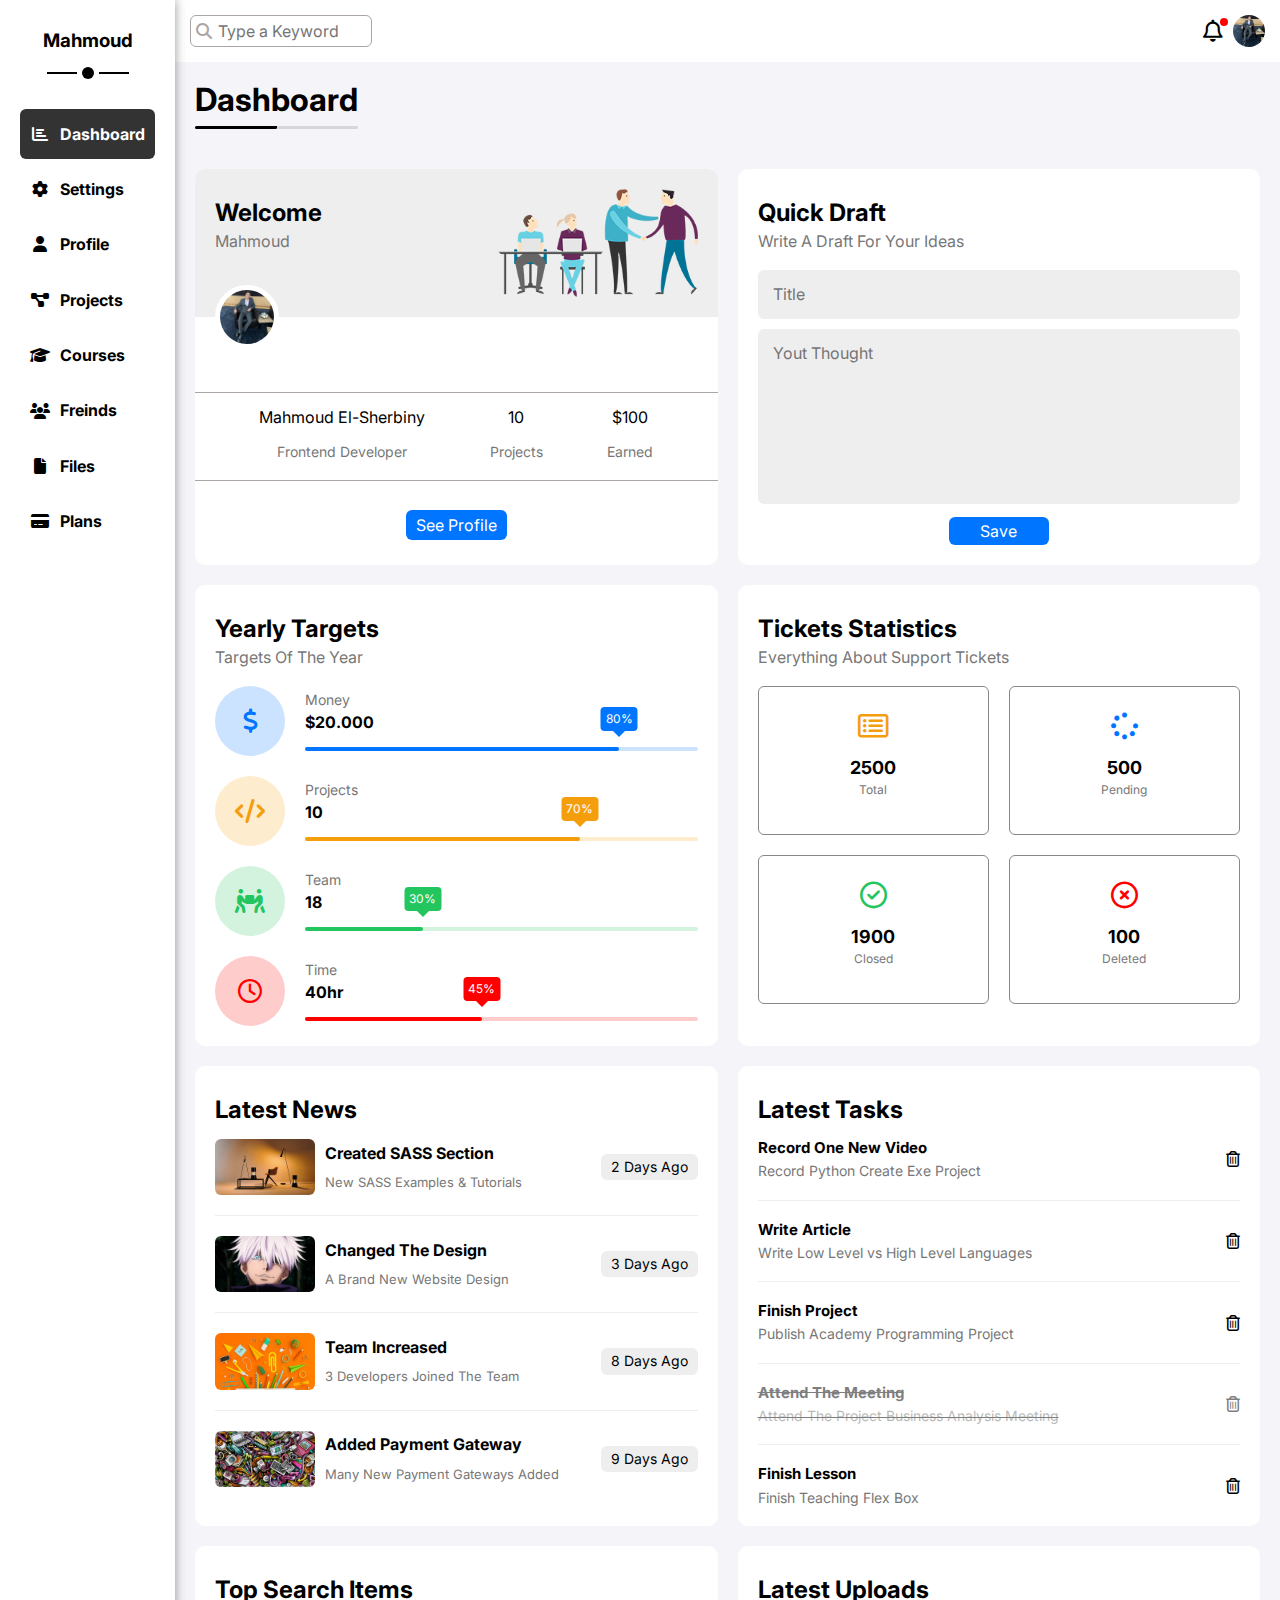
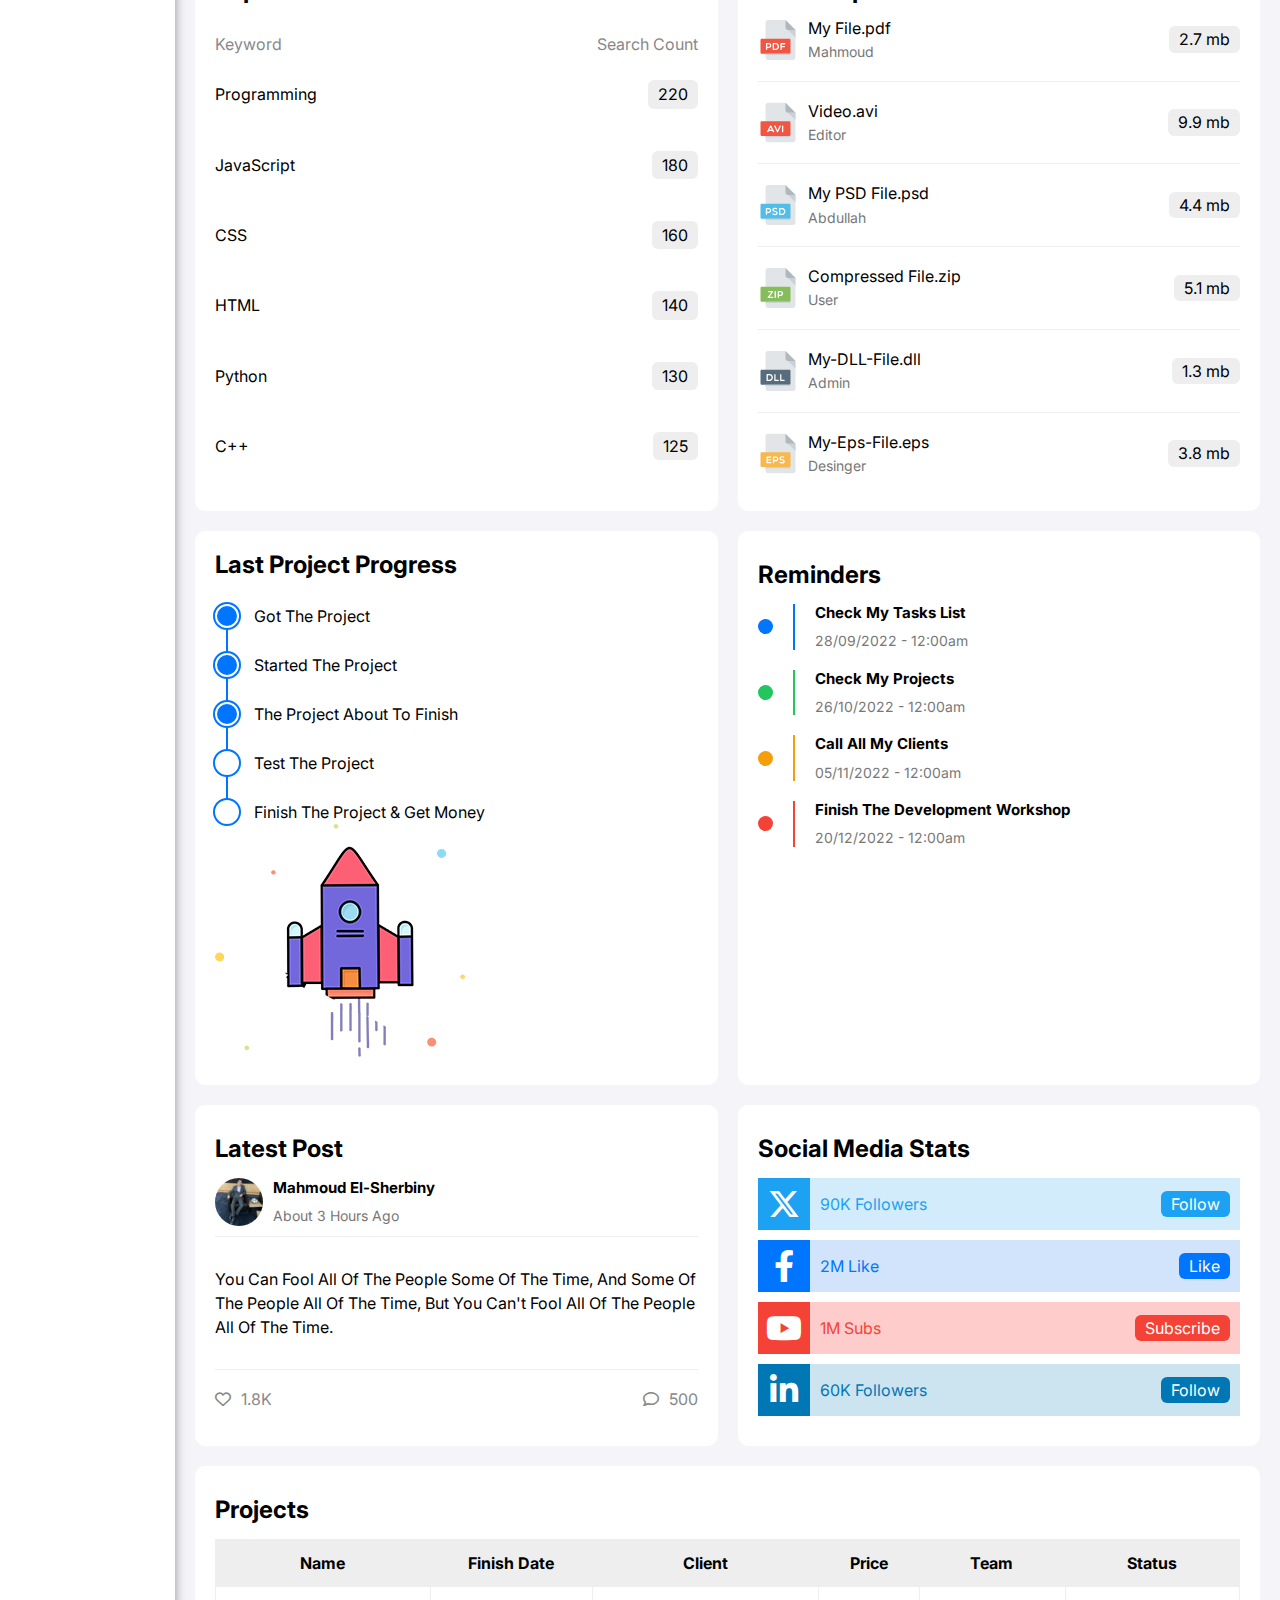
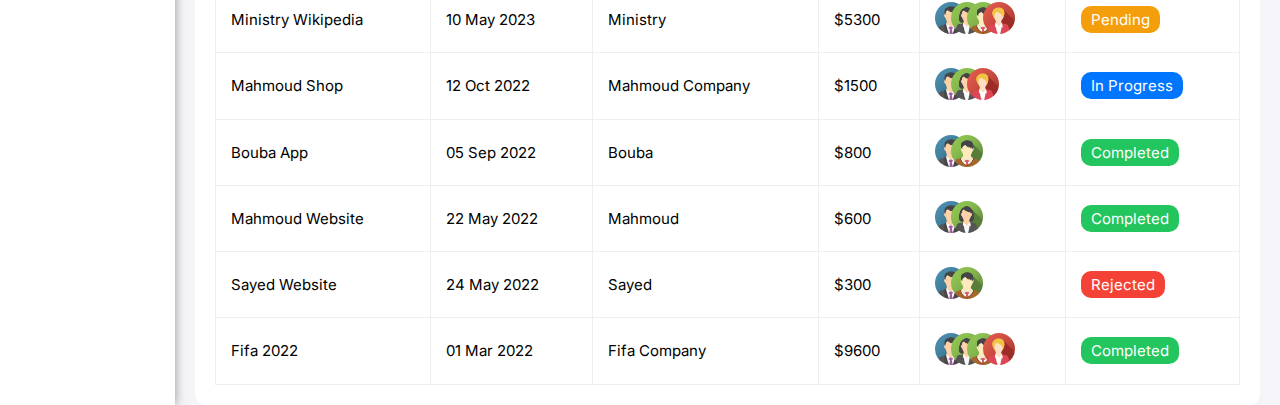
<file: index.html>
<!DOCTYPE html>
<html lang="en">
<head>
    <meta charset="UTF-8">
    <meta name="viewport" content="width=device-width, initial-scale=1.0">
    <title>Mahmoud | Dashboard</title>

    <!-- Normalize elements -->
    <link rel="stylesheet" href="CSS/normalize.css">

    <!-- The Framework file -->
    <link rel="stylesheet" href="CSS/framework.css">

    <!-- The design main file -->
    <link rel="stylesheet" href="CSS/main.css">

    <!-- Font awesome library -->
    <link rel="stylesheet" href="CSS/all.min.css">

    <!-- Google fonts -->
    <link rel="preconnect" href="https://fonts.googleapis.com">
    <link rel="preconnect" href="https://fonts.gstatic.com" crossorigin>
    <link href="https://fonts.googleapis.com/css2?family=Inter:wght@300;400;700;900&display=swap" rel="stylesheet">
</head>

<body>
    <div class="page d-flex">
        <!-- Start Sidebar -->
        <div class="sidebar p-20 bg-white">
            <a href="https://github.com/Mahmoud2592004" class="c-black" target="_blank"><h3>Mahmoud</h3></a>
            <div class="shape circle"></div>
            <ul class="links">
                <li>
                    <a class="link active v-center" href="index.html">
                        <i class="fa-solid fa-chart-bar fa-fw"></i>
                        <p>Dashboard</p>
                    </a>
                </li>
                <li>
                    <a class="link v-center" href="settings.html">
                        <i class="fa-solid fa-gear fa-fw"></i>
                        <p>Settings</p>
                    </a>
                </li>
                <li>
                    <a class="link v-center" href="profile.html">
                        <i class="fa-solid fa-user fa-fw"></i>
                        <p>Profile</p>
                    </a>
                </li>
                <li>
                    <a class="link v-center" href="projects.html">
                        <i class="fa-solid fa-diagram-project fa-fw"></i>
                        <p>Projects</p>
                    </a>
                </li>
                <li>
                    <a class="link v-center" href="courses.html">
                        <i class="fa-solid fa-graduation-cap fa-fw"></i>
                        <p>Courses</p>
                    </a>
                </li>
                <li>
                    <a class="link v-center" href="freinds.html">
                        <i class="fa-solid fa-users fa-fw"></i>
                        <p>Freinds</p>
                    </a>
                </li>
                <li>
                    <a class="link v-center" href="files.html">
                        <i class="fa-solid fa-file fa-fw"></i>
                        <p>Files</p>
                    </a>
                </li>
                <li>
                    <a class="link v-center" href="plans.html">
                        <i class="fa-solid fa-credit-card fa-fw"></i>
                        <p>Plans</p>
                    </a>
                </li>
            </ul>
        </div>
        <!-- End Sidebar -->
        <div class="content w-full">
            <!-- Start header -->
            <header class="header between-flex">
                <div class="form">
                    <form action="" class="br-6">
                        <i class="fa-solid fa-magnifying-glass"></i>
                        <input type="search" placeholder="Type a Keyword">
                    </form>
                </div>
                <div class="icons v-center">
                    <div class="notif p-rel">
                        <i class="fa-regular fa-bell"></i>
                        <span>A new course avialable, check now</span>
                    </div>
                    <img class="circle" src="images/avatar.jpg" alt="Photo.jpg">
                </div>
            </header>
            <!-- End header -->
            <h1 class="p-rel">Dashboard</h1>
            <div class="wrapper d-grid gap-20">
                <div class="welcome br-10 text-c-mobile block-mobile overflow-h bg-white">
                    <div class="head d-flex p-20">
                        <div class="text">
                            <h3 class="special-heading">Welcome</h3>
                            <p>Mahmoud</p>
                        </div>
                        <img class="hide-mobile" src="images/welcome.png" alt="Photo.png">
                        <img src="images/avatar.jpg" alt="Photo.jpg">
                    </div>
                    <div class="info evenly-flex text-c flex-col-mobile gap-20">
                        <div>
                            <p>Mahmoud El-Sherbiny</p>
                            <span>Frontend Developer</span>
                        </div>
                        <div>
                            <p>10</p>
                            <span>Projects</span>
                        </div>
                        <div>
                            <p>$100</p>
                            <span>Earned</span>
                        </div>
                    </div>
                    <div class="link p-20">
                        <a href="profile.html">See Profile</a>
                    </div>
                </div>

                <div class="draft p-20 br-10 overflow-h bg-white">
                    <h3 class="special-heading">Quick Draft</h3>
                    <p>Write A Draft For Your Ideas</p>
                    <div class="form text-c">
                        <form action="">
                            <input type="text" name="title" placeholder="Title">
                            <textarea name="thought" placeholder="Yout Thought"></textarea>
                            <input type="submit" value="Save">
                        </form>
                    </div>
                </div>

                <div class="targets br-10 p-20 overflow-h bg-white">
                    <h3 class="special-heading">Yearly Targets</h3>
                    <p>Targets Of The Year</p>
                    <div class="target money v-center gap-20 m-bt-20">
                        <i class="fa-solid fa-dollar-sign"></i>
                        <div class="info">
                            <p>Money</p>
                            <p class="number">$20.000</p>
                            <div class="progress">
                                <span style="width: 80%;" data="80%"></span>
                            </div>
                        </div>
                    </div>
                    <div class="target projects v-center gap-20 m-bt-20">
                        <i class="fa-solid fa-code"></i>
                        <div class="info">
                            <p>Projects</p>
                            <p class="number">10</p>
                            <div class="progress">
                                <span style="width: 70%;" data="70%"></span>
                            </div>
                        </div>
                    </div>
                    <div class="target team v-center gap-20 m-bt-20">
                        <i class="fa-solid fa-people-carry-box"></i>
                        <div class="info">
                            <p>Team</p>
                            <p class="number">18</p>
                            <div class="progress">
                                <span style="width: 30%;" data="30%"></span>
                            </div>
                        </div>
                    </div>
                    <div class="target time v-center gap-20">
                        <i class="fa-regular fa-clock"></i>
                        <div class="info">
                            <p>Time</p>
                            <p class="number">40hr</p>
                            <div class="progress">
                                <span style="width: 45%;" data="45%"></span>
                            </div>
                        </div>
                    </div>
                </div>

                <div class="tickets p-20 br-10 overflow-h bg-white">
                    <h3 class="special-heading">Tickets Statistics</h3>
                    <p>Everything About Support Tickets</p>
                    <div class="holder d-grid gap-20">
                        <div class="box text-c br-6">
                            <i class="fa-regular fa-rectangle-list"></i>
                            <p class="number">2500</p>
                            <p>Total</p>
                        </div>
                        <div class="box text-c br-6">
                            <i class="fa-solid fa-spinner"></i>
                            <p class="number">500</p>
                            <p>Pending</p>
                        </div>
                        <div class="box text-c br-6">
                            <i class="fa-regular fa-circle-check"></i>
                            <p class="number">1900</p>
                            <p>Closed</p>
                        </div>
                        <div class="box text-c br-6">
                            <i class="fa-regular fa-circle-xmark"></i>
                            <p class="number">100</p>
                            <p>Deleted</p>
                        </div>
                    </div>
                </div>

                <div class="news p-20 br-10 overflow-h bg-white">
                    <h3 class="special-heading">Latest News</h3>
                    <div class="holder between-flex text-c-mobile flex-col-mobile">
                        <div class="box d-flex flex-col-mobile">
                            <img src="images/news-01.png" alt="Photo.png">
                            <div class="text">
                                <p>Created SASS Section</p>
                                <span>New SASS Examples & Tutorials</span>
                            </div>
                        </div>
                        <div>2 Days Ago</div>
                    </div>
                    <div class="holder between-flex text-c-mobile flex-col-mobile">
                        <div class="box d-flex flex-col-mobile">
                            <img src="images/news-03.png" alt="Photo.png">
                            <div class="text">
                                <p>Changed The Design</p>
                                <span>A Brand New Website Design</span>
                            </div>
                        </div>
                        <div>3 Days Ago</div>
                    </div>
                    <div class="holder between-flex text-c-mobile flex-col-mobile">
                        <div class="box d-flex flex-col-mobile">
                            <img src="images/news-02.png" alt="Photo.png">
                            <div class="text">
                                <p>Team Increased</p>
                                <span>3 Developers Joined The Team</span>
                            </div>
                        </div>
                        <div>8 Days Ago</div>
                    </div>
                    <div class="holder between-flex flex-col-mobile text-c-mobile">
                        <div class="box d-flex flex-col-mobile">
                            <img src="images/news-04.png" alt="Photo.png">
                            <div class="text">
                                <p>Added Payment Gateway</p>
                                <span>Many New Payment Gateways Added</span>
                            </div>
                        </div>
                        <div>9 Days Ago</div>
                    </div>
                </div>

                <div class="tasks p-20 br-10 overflow-h bg-white">
                    <h3 class="special-heading">Latest Tasks</h3>
                    <div class="box between-flex">
                        <div class="text">
                            <p>Record One New Video</p>
                            <span>Record Python Create Exe Project</span>
                        </div>
                        <i class="fa-regular fa-trash-can"></i>
                    </div>
                    <div class="box between-flex">
                        <div class="text">
                            <p>Write Article</p>
                            <span>Write Low Level vs High Level Languages</span>
                        </div>
                        <i class="fa-regular fa-trash-can"></i>
                    </div>
                    <div class="box between-flex">
                        <div class="text">
                            <p>Finish Project</p>
                            <span>Publish Academy Programming Project</span>
                        </div>
                        <i class="fa-regular fa-trash-can"></i>
                    </div>
                    <div class="box deleted between-flex">
                        <div class="text">
                            <p>Attend The Meeting</p>
                            <span>Attend The Project Business Analysis Meeting</span>
                        </div>
                        <i class="fa-regular fa-trash-can"></i>
                    </div>
                    <div class="box between-flex">
                        <div class="text">
                            <p>Finish Lesson</p>
                            <span>Finish Teaching Flex Box</span>
                        </div>
                        <i class="fa-regular fa-trash-can"></i>
                    </div>
                </div>

                <div class="search-items p-20 br-10 overflow-h bg-white">
                    <h3 class="special-heading">Top Search Items</h3>
                    <div class="head between-flex">
                        <p>Keyword</p>
                        <p>Search Count</p>
                    </div>
                    <div class="holder">
                        <div class="box between-flex m-bt-20">
                            <p>Programming</p>
                            <span>220</span>
                        </div>
                        <div class="box between-flex m-bt-20">
                            <p>JavaScript</p>
                            <span>180</span>
                        </div>
                        <div class="box between-flex m-bt-20">
                            <p>CSS</p>
                            <span>160</span>
                        </div>
                        <div class="box between-flex m-bt-20">
                            <p>HTML</p>
                            <span>140</span>
                        </div>
                        <div class="box between-flex m-bt-20">
                            <p>Python</p>
                            <span>130</span>
                        </div>
                        <div class="box between-flex m-bt-20">
                            <p>C++</p>
                            <span>125</span>
                        </div>
                    </div>
                </div>

                <div class="upload p-20 br-10 overflow-h bg-white">
                    <h3 class="special-heading">Latest  Uploads</h3>
                    <div class="holder between-flex">
                        <div class="box d-flex">
                            <img src="images/pdf.svg" alt="pdf">
                            <div class="text">
                                <p>My File.pdf</p>
                                <span>Mahmoud</span>
                            </div>
                        </div>
                        <div>2.7 mb</div>
                    </div>
                    <div class="holder between-flex">
                        <div class="box d-flex">
                            <img src="images/avi.svg" alt="avi">
                            <div class="text">
                                <p>Video.avi</p>
                                <span>Editor</span>
                            </div>
                        </div>
                        <div>9.9 mb</div>
                    </div>
                    <div class="holder between-flex">
                        <div class="box d-flex">
                            <img src="images/psd.svg" alt="psd">
                            <div class="text">
                                <p>My PSD File.psd</p>
                                <span>Abdullah</span>
                            </div>
                        </div>
                        <div>4.4 mb</div>
                    </div>
                    <div class="holder between-flex">
                        <div class="box d-flex">
                            <img src="images/zip.svg" alt="zip">
                            <div class="text">
                                <p>Compressed File.zip</p>
                                <span>User</span>
                            </div>
                        </div>
                        <div>5.1 mb</div>
                    </div>
                    <div class="holder between-flex">
                        <div class="box d-flex">
                            <img src="images/dll.svg" alt="dll">
                            <div class="text">
                                <p>My-DLL-File.dll</p>
                                <span>Admin</span>
                            </div>
                        </div>
                        <div>1.3 mb</div>
                    </div>
                    <div class="holder between-flex">
                        <div class="box d-flex">
                            <img src="images/eps.svg" alt="eps">
                            <div class="text">
                                <p>My-Eps-File.eps</p>
                                <span>Desinger</span>
                            </div>
                        </div>
                        <div>3.8 mb</div>
                    </div>
                </div>

                <div class="last-project p-20 bg-white br-10 p-rel">
                    <h2 class="m-top-0 m-bt-20">Last Project Progress</h2>
                    <ul class="m-0 p-rel">
                        <li class="v-center done">Got The Project</li>
                        <li class="v-center done">Started The Project</li>
                        <li class="v-center done">The Project About To Finish</li>
                        <li class="v-center current">Test The Project</li>
                        <li class="v-center">Finish The Project & Get Money</li>
                    </ul>
                    <img decoding="async" class="hide-mobile" src="images/project.png" alt="Photo.png" />
                </div>

                <div class="reminder p-20 br-10 overflow-h bg-white">
                    <h3 class="special-heading">Reminders</h3>
                    <div class="box v-center m-bt-20">
                        <div class="shape circle bg-blue"></div>
                        <div class="text">
                            <p>Check My Tasks List</p>
                            <span>28/09/2022 - 12:00am</span>
                        </div>
                    </div>
                    <div class="box v-center m-bt-20">
                        <div class="shape circle bg-green"></div>
                        <div class="text">
                            <p>Check My Projects</p>
                            <span>26/10/2022 - 12:00am</span>
                        </div>
                    </div>
                    <div class="box v-center m-bt-20">
                        <div class="shape circle bg-orange"></div>
                        <div class="text">
                            <p>Call All My Clients</p>
                            <span>05/11/2022 - 12:00am</span>
                        </div>
                    </div>
                    <div class="box v-center m-bt-20">
                        <div class="shape circle bg-red"></div>
                        <div class="text">
                            <p>Finish The Development Workshop</p>
                            <span>20/12/2022 - 12:00am</span>
                        </div>
                    </div>
                </div>

                <div class="latest-post p-20 br-10 overflow-h bg-white">
                    <h3 class="special-heading">Latest Post</h3>
                    <div class="head v-center">
                        <img src="images/avatar.jpg" alt="Photo.jpg">
                        <div class="text">
                            <p>Mahmoud El-Sherbiny</p>
                            <span>About 3 Hours Ago</span>
                        </div>
                    </div>
                    <div class="body">
                        You Can Fool All Of The People Some Of The Time, And Some Of The People All Of The Time, But You Can't Fool All Of The People All Of The Time.
                    </div>
                    <div class="foot between-flex">
                        <div class="v-center gap-10">
                            <i class="fa-regular fa-heart"></i>
                            <span>1.8K</span>
                        </div>
                        <div class="v-center gap-10">
                            <i class="fa-regular fa-comment"></i>
                            <span>500</span>
                        </div>
                    </div>
                </div>

                <div class="social-media p-20 br-10 overflow-h bg-white">
                    <h3 class="special-heading">Social Media Stats</h3>
                    <div class="holder v-center twitter">
                        <a href="https://www.twitter.com/" target="_blank"><i class="fa-brands fa-x-twitter"></i></a>
                        <div class="info between-flex">
                            <span>90K Followers</span>
                            <a href="https://www.twitter.com/" target="_blank" class="br-6 rec-4-10">Follow</a>
                        </div>
                    </div>
                    <div class="holder v-center facebook">
                        <a href="https://www.facebook.com/profile.php?id=100005841945457" target="_blank"><i class="fa-brands fa-facebook-f"></i></a>
                        <div class="info between-flex">
                            <span>2M Like</span>
                            <a href="https://www.facebook.com/profile.php?id=100005841945457" target="_blank" class="br-6 rec-4-10">Like</a>
                        </div>
                    </div>
                    <div class="holder v-center youtube">
                        <a href="https://www.youtube.com/" target="_blank"><i class="fa-brands fa-youtube"></i></a>
                        <div class="info between-flex">
                            <span>1M Subs</span>
                            <a href="https://www.youtube.com/" target="_blank" class="br-6 rec-4-10">Subscribe</a>
                        </div>
                    </div>
                    <div class="holder v-center linkedin">
                        <a href="https://www.linkedin.com/" target="_blank"><i class="fa-brands fa-linkedin-in"></i></a>
                        <div class="info between-flex">
                            <span>60K Followers</span>
                            <a href="https://www.linkedin.com/" target="_blank" class="br-6 rec-4-10">Follow</a>
                        </div>
                    </div>
                </div>
            </div>

            <div class="project-table p-20 br-10 overflow-h bg-white m-right-20 m-left-20 m-top-20">
                <h3 class="special-heading">Projects</h3>
                <div class="table">
                    <table class="w-full">
                        <thead>
                            <th>Name</th>
                            <th>Finish Date</th>
                            <th>Client</th>
                            <th>Price</th>
                            <th>Team</th>
                            <th>Status</th>
                        </thead>
                        <tbody>
                            <tr>
                                <td>Ministry Wikipedia</td>
                                <td>10 May 2023</td>
                                <td>Ministry</td>
                                <td>$5300</td>
                                <td>
                                    <img src="images/team-01.png" alt="Photo.png" class="circle-32">
                                    <img src="images/team-02.png" alt="Photo.png" class="circle-32">
                                    <img src="images/team-03.png" alt="Photo.png" class="circle-32">
                                    <img src="images/team-04.png" alt="Photo.png" class="circle-32">
                                </td>
                                <td><span class="rec-4-10 bg-orange br-10">Pending</span></td>
                            </tr>
                            <tr>
                                <td>Mahmoud Shop</td>
                                <td>12 Oct 2022</td>
                                <td>Mahmoud Company</td>
                                <td>$1500</td>
                                <td>
                                    <img src="images/team-01.png" alt="Photo.png" class="circle-32">
                                    <img src="images/team-02.png" alt="Photo.png" class="circle-32">
                                    <img src="images/team-04.png" alt="Photo.png" class="circle-32">
                                </td>
                                <td><span class="rec-4-10 bg-blue br-10">In Progress</span></td>
                            </tr>
                            <tr>
                                <td>Bouba App</td>
                                <td>05 Sep 2022</td>
                                <td>Bouba</td>
                                <td>$800</td>
                                <td>
                                    <img src="images/team-01.png" alt="Photo.png" class="circle-32">
                                    <img src="images/team-03.png" alt="Photo.png" class="circle-32">
                                </td>
                                <td><span class="rec-4-10 bg-green br-10">Completed</span></td>
                            </tr>
                            <tr>
                                <td>Mahmoud Website</td>
                                <td>22 May 2022</td>
                                <td>Mahmoud</td>
                                <td>$600</td>
                                <td>
                                    <img src="images/team-01.png" alt="Photo.png" class="circle-32">
                                    <img src="images/team-02.png" alt="Photo.png" class="circle-32">
                                </td>
                                <td><span class="rec-4-10 bg-green br-10">Completed</span></td>
                            </tr>
                            <tr>
                                <td>Sayed Website</td>
                                <td>24 May 2022</td>
                                <td>Sayed</td>
                                <td>$300</td>
                                <td>
                                    <img src="images/team-01.png" alt="Photo.png" class="circle-32">
                                    <img src="images/team-03.png" alt="Photo.png" class="circle-32">
                                </td>
                                <td><span class="rec-4-10 bg-red br-10">Rejected</span></td>
                            </tr>
                            <tr>
                                <td>Fifa 2022</td>
                                <td>01 Mar 2022</td>
                                <td>Fifa Company</td>
                                <td>$9600</td>
                                <td>
                                    <img src="images/team-01.png" alt="Photo.png" class="circle-32">
                                    <img src="images/team-02.png" alt="Photo.png" class="circle-32">
                                    <img src="images/team-03.png" alt="Photo.png" class="circle-32">
                                    <img src="images/team-04.png" alt="Photo.png" class="circle-32">
                                </td>
                                <td><span class="rec-4-10 bg-green br-10">Completed</span></td>
                            </tr>
                        </tbody>
                    </table>
                </div>
            </div>
        </div>
    </div>
</body>
</html>
</file>
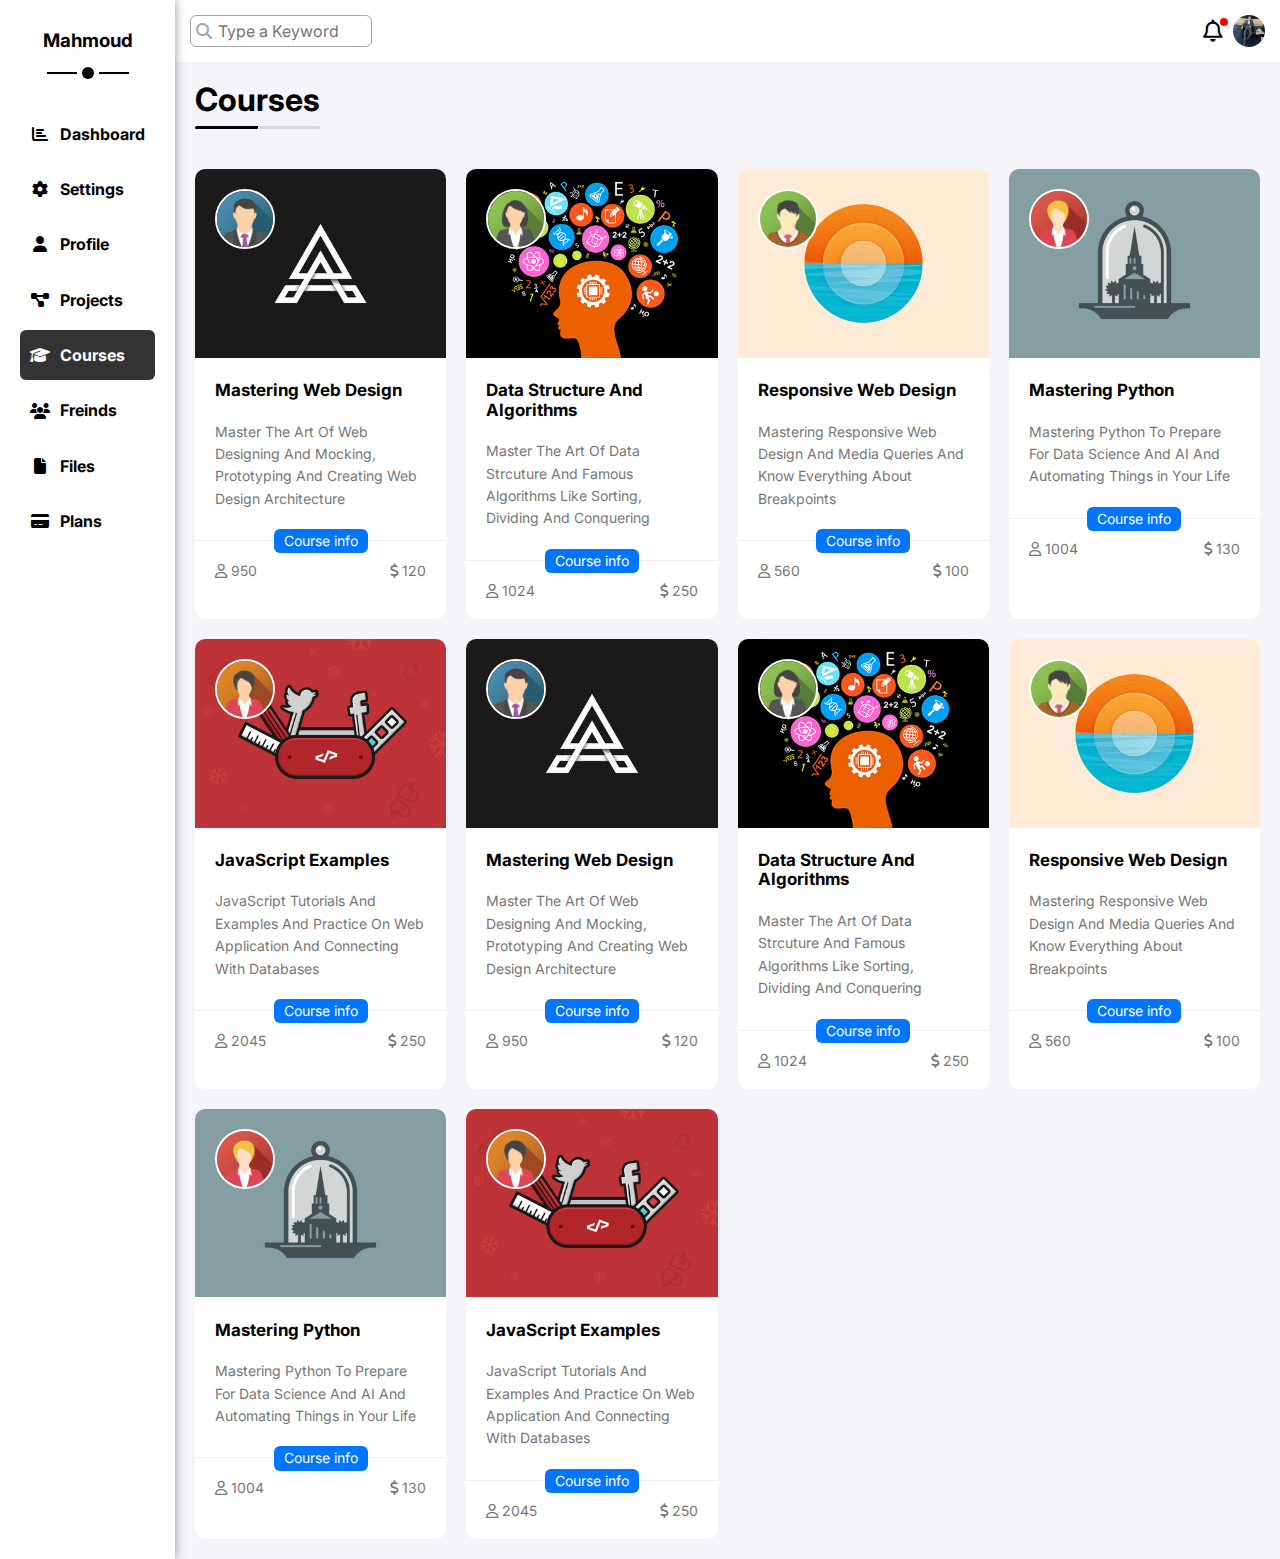
<file: courses.html>
<!DOCTYPE html>
<html lang="en">
<head>
    <meta charset="UTF-8">
    <meta name="viewport" content="width=device-width, initial-scale=1.0">
    <title>Mahmoud | Courses</title>

    <!-- Normalize elements -->
    <link rel="stylesheet" href="CSS/normalize.css">

    <!-- The Framework file -->
    <link rel="stylesheet" href="CSS/framework.css">

    <!-- The design main file -->
    <link rel="stylesheet" href="CSS/main.css">

    <!-- Font awesome library -->
    <link rel="stylesheet" href="CSS/all.min.css">

    <!-- Google fonts -->
    <link rel="preconnect" href="https://fonts.googleapis.com">
    <link rel="preconnect" href="https://fonts.gstatic.com" crossorigin>
    <link href="https://fonts.googleapis.com/css2?family=Inter:wght@300;400;700;900&display=swap" rel="stylesheet">
</head>

<body>
    <div class="page d-flex">
        <!-- Start Sidebar -->
        <div class="sidebar p-20 bg-white">
            <a href="https://github.com/Mahmoud2592004" class="c-black" target="_blank"><h3>Mahmoud</h3></a>
            <div class="shape circle"></div>
            <ul class="links">
                <li>
                    <a class="link v-center" href="index.html">
                        <i class="fa-solid fa-chart-bar fa-fw"></i>
                        <p>Dashboard</p>
                    </a>
                </li>
                <li>
                    <a class="link v-center" href="settings.html">
                        <i class="fa-solid fa-gear fa-fw"></i>
                        <p>Settings</p>
                    </a>
                </li>
                <li>
                    <a class="link v-center" href="profile.html">
                        <i class="fa-solid fa-user fa-fw"></i>
                        <p>Profile</p>
                    </a>
                </li>
                <li>
                    <a class="link v-center" href="projects.html">
                        <i class="fa-solid fa-diagram-project fa-fw"></i>
                        <p>Projects</p>
                    </a>
                </li>
                <li>
                    <a class="link v-center active" href="courses.html">
                        <i class="fa-solid fa-graduation-cap fa-fw"></i>
                        <p>Courses</p>
                    </a>
                </li>
                <li>
                    <a class="link v-center" href="freinds.html">
                        <i class="fa-solid fa-users fa-fw"></i>
                        <p>Freinds</p>
                    </a>
                </li>
                <li>
                    <a class="link v-center" href="files.html">
                        <i class="fa-solid fa-file fa-fw"></i>
                        <p>Files</p>
                    </a>
                </li>
                <li>
                    <a class="link v-center" href="plans.html">
                        <i class="fa-solid fa-credit-card fa-fw"></i>
                        <p>Plans</p>
                    </a>
                </li>
            </ul>
        </div>
        <!-- End Sidebar -->
        <div class="content w-full">
            <!-- Start header -->
            <header class="header between-flex">
                <div class="form">
                    <form action="" class="br-6">
                        <i class="fa-solid fa-magnifying-glass"></i>
                        <input type="search" placeholder="Type a Keyword">
                    </form>
                </div>
                <div class="icons v-center">
                    <div class="notif p-rel">
                        <i class="fa-regular fa-bell"></i>
                        <span>A new course avialable, check now</span>
                    </div>
                    <img class="circle" src="images/avatar.jpg" alt="Photo.jpg">
                </div>
            </header>
            <!-- End header -->
            <h1 class="p-rel">Courses</h1>
            <!-- Start Courses -->
            <div class="courses d-grid gap-20 m-20">
                <div class="box br-10 overflow-h bg-white">
                    <div class="image p-rel">
                        <img src="images/course-01.jpg" alt="Photo.jpg">
                        <img src="images/team-01.png" alt="Photo.png" class="avatar circle-60">
                    </div>
                    <div class="text">
                        <h3>Mastering Web Design</h3>
                        <p class="c-grey fs-14">Master The Art Of Web Designing And Mocking, Prototyping And Creating Web Design Architecture</p>
                    </div>
                    <div class="foot p-rel between-flex">
                        <div class="subscribers">
                            <i class="fa-regular fa-user c-grey fs-14"></i>
                            <span class="c-grey fs-14">950</span>
                        </div>
                        <a class="c-white rec-4-10 bg-blue br-6 fs-14" target="_blank" href="https://www.google.com/aclk?sa=l&ai=DChcSEwir3JOCoteBAxU2tmgJHf2hBs4YABAAGgJ3Zg&ase=2&gclid=Cj0KCQjw1OmoBhDXARIsAAAYGSGLWVTHqh83t3AAWiTWc9btSTgElqr_YySiJLjxaz9hZBhZAsh3Gs8aAiAkEALw_wcB&sig=AOD64_2mQWopvV_WBTkHAJuOXbbT3Rpr7Q&q&nis=4&adurl&ved=2ahUKEwix94uCoteBAxXfVaQEHXWNBFYQ0Qx6BAgGEAE">Course info</a>
                        <div class="price">
                            <i class="fa-solid fa-dollar-sign c-grey fs-14"></i>
                            <span class="c-grey fs-14">120</span>
                        </div>
                    </div>
                </div>

                <div class="box br-10 overflow-h bg-white">
                    <div class="image p-rel">
                        <img src="images/course-02.jpg" alt="Photo.jpg">
                        <img src="images/team-02.png" alt="Photo.png" class="avatar circle-60">
                    </div>
                    <div class="text">
                        <h3>Data Structure And Algorithms</h3>
                        <p class="c-grey fs-14">Master The Art Of Data Strcuture And Famous Algorithms Like Sorting, Dividing And Conquering</p>
                    </div>
                    <div class="foot p-rel between-flex">
                        <div class="subscribers">
                            <i class="fa-regular fa-user c-grey fs-14"></i>
                            <span class="c-grey fs-14">1024</span>
                        </div>
                        <a class="c-white rec-4-10 bg-blue br-6 fs-14" target="_blank" href="https://www.google.com/aclk?sa=l&ai=DChcSEwir3JOCoteBAxU2tmgJHf2hBs4YABAAGgJ3Zg&ase=2&gclid=Cj0KCQjw1OmoBhDXARIsAAAYGSGLWVTHqh83t3AAWiTWc9btSTgElqr_YySiJLjxaz9hZBhZAsh3Gs8aAiAkEALw_wcB&sig=AOD64_2mQWopvV_WBTkHAJuOXbbT3Rpr7Q&q&nis=4&adurl&ved=2ahUKEwix94uCoteBAxXfVaQEHXWNBFYQ0Qx6BAgGEAE">Course info</a>
                        <div class="price">
                            <i class="fa-solid fa-dollar-sign c-grey fs-14"></i>
                            <span class="c-grey fs-14">250</span>
                        </div>
                    </div>
                </div>

                <div class="box br-10 overflow-h bg-white">
                    <div class="image p-rel">
                        <img src="images/course-03.jpg" alt="Photo.jpg">
                        <img src="images/team-03.png" alt="Photo.png" class="avatar circle-60">
                    </div>
                    <div class="text">
                        <h3>Responsive Web Design</h3>
                        <p class="c-grey fs-14">Mastering Responsive Web Design And Media Queries And Know Everything About Breakpoints</p>
                    </div>
                    <div class="foot p-rel between-flex">
                        <div class="subscribers">
                            <i class="fa-regular fa-user c-grey fs-14"></i>
                            <span class="c-grey fs-14">560</span>
                        </div>
                        <a class="c-white rec-4-10 bg-blue br-6 fs-14" target="_blank" href="https://www.google.com/aclk?sa=l&ai=DChcSEwir3JOCoteBAxU2tmgJHf2hBs4YABAAGgJ3Zg&ase=2&gclid=Cj0KCQjw1OmoBhDXARIsAAAYGSGLWVTHqh83t3AAWiTWc9btSTgElqr_YySiJLjxaz9hZBhZAsh3Gs8aAiAkEALw_wcB&sig=AOD64_2mQWopvV_WBTkHAJuOXbbT3Rpr7Q&q&nis=4&adurl&ved=2ahUKEwix94uCoteBAxXfVaQEHXWNBFYQ0Qx6BAgGEAE">Course info</a>
                        <div class="price">
                            <i class="fa-solid fa-dollar-sign c-grey fs-14"></i>
                            <span class="c-grey fs-14">100</span>
                        </div>
                    </div>
                </div>

                <div class="box br-10 overflow-h bg-white">
                    <div class="image p-rel">
                        <img src="images/course-04.jpg" alt="Photo.jpg">
                        <img src="images/team-04.png" alt="Photo.png" class="avatar circle-60">
                    </div>
                    <div class="text">
                        <h3>Mastering Python</h3>
                        <p class="c-grey fs-14">Mastering Python To Prepare For Data Science And AI And Automating Things in Your Life</p>
                    </div>
                    <div class="foot p-rel between-flex">
                        <div class="subscribers">
                            <i class="fa-regular fa-user c-grey fs-14"></i>
                            <span class="c-grey fs-14">1004</span>
                        </div>
                        <a class="c-white rec-4-10 bg-blue br-6 fs-14" target="_blank" href="https://www.google.com/aclk?sa=l&ai=DChcSEwir3JOCoteBAxU2tmgJHf2hBs4YABAAGgJ3Zg&ase=2&gclid=Cj0KCQjw1OmoBhDXARIsAAAYGSGLWVTHqh83t3AAWiTWc9btSTgElqr_YySiJLjxaz9hZBhZAsh3Gs8aAiAkEALw_wcB&sig=AOD64_2mQWopvV_WBTkHAJuOXbbT3Rpr7Q&q&nis=4&adurl&ved=2ahUKEwix94uCoteBAxXfVaQEHXWNBFYQ0Qx6BAgGEAE">Course info</a>
                        <div class="price">
                            <i class="fa-solid fa-dollar-sign c-grey fs-14"></i>
                            <span class="c-grey fs-14">130</span>
                        </div>
                    </div>
                </div>

                <div class="box br-10 overflow-h bg-white">
                    <div class="image p-rel">
                        <img src="images/course-05.jpg" alt="Photo.jpg">
                        <img src="images/team-05.png" alt="Photo.png" class="avatar circle-60">
                    </div>
                    <div class="text">
                        <h3>JavaScript Examples</h3>
                        <p class="c-grey fs-14">JavaScript Tutorials And Examples And Practice On Web Application And Connecting With Databases</p>
                    </div>
                    <div class="foot p-rel between-flex">
                        <div class="subscribers">
                            <i class="fa-regular fa-user c-grey fs-14"></i>
                            <span class="c-grey fs-14">2045</span>
                        </div>
                        <a class="c-white rec-4-10 bg-blue br-6 fs-14" target="_blank" href="https://www.google.com/aclk?sa=l&ai=DChcSEwir3JOCoteBAxU2tmgJHf2hBs4YABAAGgJ3Zg&ase=2&gclid=Cj0KCQjw1OmoBhDXARIsAAAYGSGLWVTHqh83t3AAWiTWc9btSTgElqr_YySiJLjxaz9hZBhZAsh3Gs8aAiAkEALw_wcB&sig=AOD64_2mQWopvV_WBTkHAJuOXbbT3Rpr7Q&q&nis=4&adurl&ved=2ahUKEwix94uCoteBAxXfVaQEHXWNBFYQ0Qx6BAgGEAE">Course info</a>
                        <div class="price">
                            <i class="fa-solid fa-dollar-sign c-grey fs-14"></i>
                            <span class="c-grey fs-14">250</span>
                        </div>
                    </div>
                </div>
                
                <div class="box br-10 overflow-h bg-white">
                    <div class="image p-rel">
                        <img src="images/course-01.jpg" alt="Photo.jpg">
                        <img src="images/team-01.png" alt="Photo.png" class="avatar circle-60">
                    </div>
                    <div class="text">
                        <h3>Mastering Web Design</h3>
                        <p class="c-grey fs-14">Master The Art Of Web Designing And Mocking, Prototyping And Creating Web Design Architecture</p>
                    </div>
                    <div class="foot p-rel between-flex">
                        <div class="subscribers">
                            <i class="fa-regular fa-user c-grey fs-14"></i>
                            <span class="c-grey fs-14">950</span>
                        </div>
                        <a class="c-white rec-4-10 bg-blue br-6 fs-14" target="_blank" href="https://www.google.com/aclk?sa=l&ai=DChcSEwir3JOCoteBAxU2tmgJHf2hBs4YABAAGgJ3Zg&ase=2&gclid=Cj0KCQjw1OmoBhDXARIsAAAYGSGLWVTHqh83t3AAWiTWc9btSTgElqr_YySiJLjxaz9hZBhZAsh3Gs8aAiAkEALw_wcB&sig=AOD64_2mQWopvV_WBTkHAJuOXbbT3Rpr7Q&q&nis=4&adurl&ved=2ahUKEwix94uCoteBAxXfVaQEHXWNBFYQ0Qx6BAgGEAE">Course info</a>
                        <div class="price">
                            <i class="fa-solid fa-dollar-sign c-grey fs-14"></i>
                            <span class="c-grey fs-14">120</span>
                        </div>
                    </div>
                </div>

                <div class="box br-10 overflow-h bg-white">
                    <div class="image p-rel">
                        <img src="images/course-02.jpg" alt="Photo.jpg">
                        <img src="images/team-02.png" alt="Photo.png" class="avatar circle-60">
                    </div>
                    <div class="text">
                        <h3>Data Structure And Algorithms</h3>
                        <p class="c-grey fs-14">Master The Art Of Data Strcuture And Famous Algorithms Like Sorting, Dividing And Conquering</p>
                    </div>
                    <div class="foot p-rel between-flex">
                        <div class="subscribers">
                            <i class="fa-regular fa-user c-grey fs-14"></i>
                            <span class="c-grey fs-14">1024</span>
                        </div>
                        <a class="c-white rec-4-10 bg-blue br-6 fs-14" target="_blank" href="https://www.google.com/aclk?sa=l&ai=DChcSEwir3JOCoteBAxU2tmgJHf2hBs4YABAAGgJ3Zg&ase=2&gclid=Cj0KCQjw1OmoBhDXARIsAAAYGSGLWVTHqh83t3AAWiTWc9btSTgElqr_YySiJLjxaz9hZBhZAsh3Gs8aAiAkEALw_wcB&sig=AOD64_2mQWopvV_WBTkHAJuOXbbT3Rpr7Q&q&nis=4&adurl&ved=2ahUKEwix94uCoteBAxXfVaQEHXWNBFYQ0Qx6BAgGEAE">Course info</a>
                        <div class="price">
                            <i class="fa-solid fa-dollar-sign c-grey fs-14"></i>
                            <span class="c-grey fs-14">250</span>
                        </div>
                    </div>
                </div>

                <div class="box br-10 overflow-h bg-white">
                    <div class="image p-rel">
                        <img src="images/course-03.jpg" alt="Photo.jpg">
                        <img src="images/team-03.png" alt="Photo.png" class="avatar circle-60">
                    </div>
                    <div class="text">
                        <h3>Responsive Web Design</h3>
                        <p class="c-grey fs-14">Mastering Responsive Web Design And Media Queries And Know Everything About Breakpoints</p>
                    </div>
                    <div class="foot p-rel between-flex">
                        <div class="subscribers">
                            <i class="fa-regular fa-user c-grey fs-14"></i>
                            <span class="c-grey fs-14">560</span>
                        </div>
                        <a class="c-white rec-4-10 bg-blue br-6 fs-14" target="_blank" href="https://www.google.com/aclk?sa=l&ai=DChcSEwir3JOCoteBAxU2tmgJHf2hBs4YABAAGgJ3Zg&ase=2&gclid=Cj0KCQjw1OmoBhDXARIsAAAYGSGLWVTHqh83t3AAWiTWc9btSTgElqr_YySiJLjxaz9hZBhZAsh3Gs8aAiAkEALw_wcB&sig=AOD64_2mQWopvV_WBTkHAJuOXbbT3Rpr7Q&q&nis=4&adurl&ved=2ahUKEwix94uCoteBAxXfVaQEHXWNBFYQ0Qx6BAgGEAE">Course info</a>
                        <div class="price">
                            <i class="fa-solid fa-dollar-sign c-grey fs-14"></i>
                            <span class="c-grey fs-14">100</span>
                        </div>
                    </div>
                </div>

                <div class="box br-10 overflow-h bg-white">
                    <div class="image p-rel">
                        <img src="images/course-04.jpg" alt="Photo.jpg">
                        <img src="images/team-04.png" alt="Photo.png" class="avatar circle-60">
                    </div>
                    <div class="text">
                        <h3>Mastering Python</h3>
                        <p class="c-grey fs-14">Mastering Python To Prepare For Data Science And AI And Automating Things in Your Life</p>
                    </div>
                    <div class="foot p-rel between-flex">
                        <div class="subscribers">
                            <i class="fa-regular fa-user c-grey fs-14"></i>
                            <span class="c-grey fs-14">1004</span>
                        </div>
                        <a class="c-white rec-4-10 bg-blue br-6 fs-14" target="_blank" href="https://www.google.com/aclk?sa=l&ai=DChcSEwir3JOCoteBAxU2tmgJHf2hBs4YABAAGgJ3Zg&ase=2&gclid=Cj0KCQjw1OmoBhDXARIsAAAYGSGLWVTHqh83t3AAWiTWc9btSTgElqr_YySiJLjxaz9hZBhZAsh3Gs8aAiAkEALw_wcB&sig=AOD64_2mQWopvV_WBTkHAJuOXbbT3Rpr7Q&q&nis=4&adurl&ved=2ahUKEwix94uCoteBAxXfVaQEHXWNBFYQ0Qx6BAgGEAE">Course info</a>
                        <div class="price">
                            <i class="fa-solid fa-dollar-sign c-grey fs-14"></i>
                            <span class="c-grey fs-14">130</span>
                        </div>
                    </div>
                </div>

                <div class="box br-10 overflow-h bg-white">
                    <div class="image p-rel">
                        <img src="images/course-05.jpg" alt="Photo.jpg">
                        <img src="images/team-05.png" alt="Photo.png" class="avatar circle-60">
                    </div>
                    <div class="text">
                        <h3>JavaScript Examples</h3>
                        <p class="c-grey fs-14">JavaScript Tutorials And Examples And Practice On Web Application And Connecting With Databases</p>
                    </div>
                    <div class="foot p-rel between-flex">
                        <div class="subscribers">
                            <i class="fa-regular fa-user c-grey fs-14"></i>
                            <span class="c-grey fs-14">2045</span>
                        </div>
                        <a class="c-white rec-4-10 bg-blue br-6 fs-14" target="_blank" href="https://www.google.com/aclk?sa=l&ai=DChcSEwir3JOCoteBAxU2tmgJHf2hBs4YABAAGgJ3Zg&ase=2&gclid=Cj0KCQjw1OmoBhDXARIsAAAYGSGLWVTHqh83t3AAWiTWc9btSTgElqr_YySiJLjxaz9hZBhZAsh3Gs8aAiAkEALw_wcB&sig=AOD64_2mQWopvV_WBTkHAJuOXbbT3Rpr7Q&q&nis=4&adurl&ved=2ahUKEwix94uCoteBAxXfVaQEHXWNBFYQ0Qx6BAgGEAE">Course info</a>
                        <div class="price">
                            <i class="fa-solid fa-dollar-sign c-grey fs-14"></i>
                            <span class="c-grey fs-14">250</span>
                        </div>
                    </div>
                </div>
            </div>
            <!-- End Courses -->
        </div>
    </div>
</body>
</html>
</file>
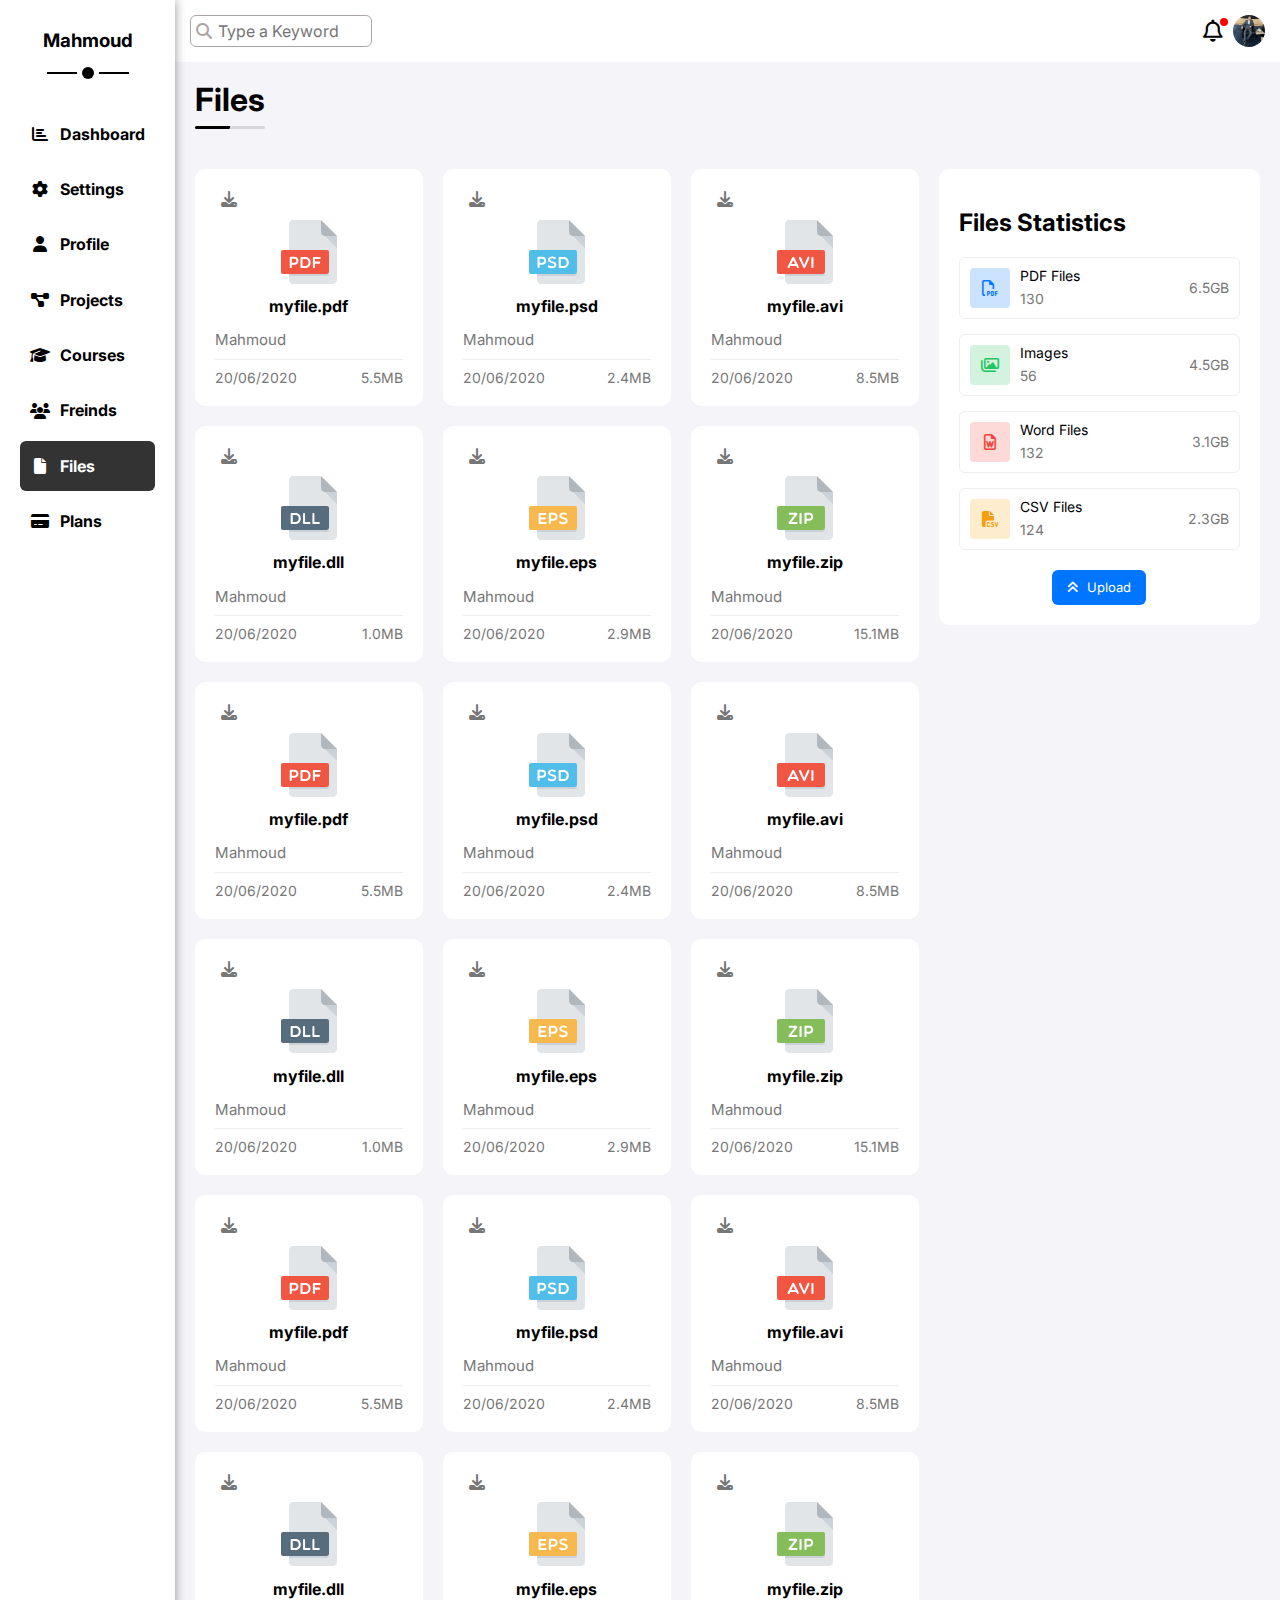
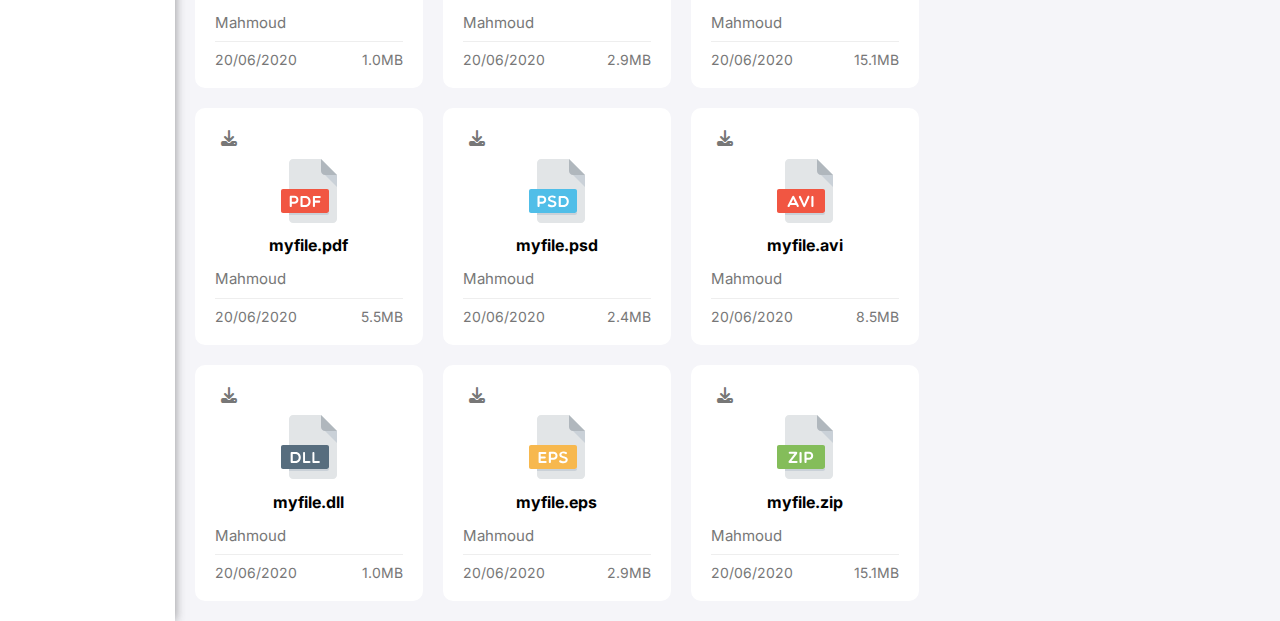
<file: files.html>
<!DOCTYPE html>
<html lang="en">
<head>
    <meta charset="UTF-8">
    <meta name="viewport" content="width=device-width, initial-scale=1.0">
    <title>Mahmoud | Files</title>

    <!-- Normalize elements -->
    <link rel="stylesheet" href="CSS/normalize.css">

    <!-- The Framework file -->
    <link rel="stylesheet" href="CSS/framework.css">

    <!-- The design main file -->
    <link rel="stylesheet" href="CSS/main.css">

    <!-- Font awesome library -->
    <link rel="stylesheet" href="CSS/all.min.css">

    <!-- Google fonts -->
    <link rel="preconnect" href="https://fonts.googleapis.com">
    <link rel="preconnect" href="https://fonts.gstatic.com" crossorigin>
    <link href="https://fonts.googleapis.com/css2?family=Inter:wght@300;400;700;900&display=swap" rel="stylesheet">
</head>

<body>
    <div class="page d-flex">
        <!-- Start Sidebar -->
        <div class="sidebar p-20 bg-white">
            <a href="https://github.com/Mahmoud2592004" class="c-black" target="_blank"><h3>Mahmoud</h3></a>
            <div class="shape circle"></div>
            <ul class="links">
                <li>
                    <a class="link v-center" href="index.html">
                        <i class="fa-solid fa-chart-bar fa-fw"></i>
                        <p>Dashboard</p>
                    </a>
                </li>
                <li>
                    <a class="link v-center" href="settings.html">
                        <i class="fa-solid fa-gear fa-fw"></i>
                        <p>Settings</p>
                    </a>
                </li>
                <li>
                    <a class="link v-center" href="profile.html">
                        <i class="fa-solid fa-user fa-fw"></i>
                        <p>Profile</p>
                    </a>
                </li>
                <li>
                    <a class="link v-center" href="projects.html">
                        <i class="fa-solid fa-diagram-project fa-fw"></i>
                        <p>Projects</p>
                    </a>
                </li>
                <li>
                    <a class="link v-center" href="courses.html">
                        <i class="fa-solid fa-graduation-cap fa-fw"></i>
                        <p>Courses</p>
                    </a>
                </li>
                <li>
                    <a class="link v-center" href="freinds.html">
                        <i class="fa-solid fa-users fa-fw"></i>
                        <p>Freinds</p>
                    </a>
                </li>
                <li>
                    <a class="link v-center active" href="files.html">
                        <i class="fa-solid fa-file fa-fw"></i>
                        <p>Files</p>
                    </a>
                </li>
                <li>
                    <a class="link v-center" href="plans.html">
                        <i class="fa-solid fa-credit-card fa-fw"></i>
                        <p>Plans</p>
                    </a>
                </li>
            </ul>
        </div>
        <!-- End Sidebar -->
        <div class="content w-full">
            <!-- Start header -->
            <header class="header between-flex">
                <div class="form">
                    <form action="" class="br-6">
                        <i class="fa-solid fa-magnifying-glass"></i>
                        <input type="search" placeholder="Type a Keyword">
                    </form>
                </div>
                <div class="icons v-center">
                    <div class="notif p-rel">
                        <i class="fa-regular fa-bell"></i>
                        <span>A new course avialable, check now</span>
                    </div>
                    <img class="circle" src="images/avatar.jpg" alt="Photo.jpg">
                </div>
            </header>
            <!-- End header -->
            <h1 class="p-rel">Files</h1>
            <!-- Start Files -->
            <div class="files-page d-flex gap-20 m-20 flex-col-mobile">
                <div class="files d-grid gap-20">
                    <div class="box br-10 overflow-h bg-white p-20">
                        <div class="head p-rel">
                            <button><i class="fa-solid fa-download"></i></button>
                            <figure>
                                <img src="images/pdf.svg" alt="pdf">
                                <figcaption>myfile.pdf</figcaption>
                            </figure>
                            <p class="c-grey fs-15">Mahmoud</p>
                        </div>
                        <div class="foot between-flex">
                            <span class="fs-14 c-grey">20/06/2020</span>
                            <span class="fs-14 c-grey">5.5MB</span>
                        </div>
                    </div>
                    
                    <div class="box br-10 overflow-h bg-white p-20">
                        <div class="head p-rel">
                            <button><i class="fa-solid fa-download"></i></button>
                            <figure>
                                <img src="images/psd.svg" alt="pdf">
                                <figcaption>myfile.psd</figcaption>
                            </figure>
                            <p class="c-grey fs-15">Mahmoud</p>
                        </div>
                        <div class="foot between-flex">
                            <span class="fs-14 c-grey">20/06/2020</span>
                            <span class="fs-14 c-grey">2.4MB</span>
                        </div>
                    </div>

                    <div class="box br-10 overflow-h bg-white p-20">
                        <div class="head p-rel">
                            <button><i class="fa-solid fa-download"></i></button>
                            <figure>
                                <img src="images/avi.svg" alt="pdf">
                                <figcaption>myfile.avi</figcaption>
                            </figure>
                            <p class="c-grey fs-15">Mahmoud</p>
                        </div>
                        <div class="foot between-flex">
                            <span class="fs-14 c-grey">20/06/2020</span>
                            <span class="fs-14 c-grey">8.5MB</span>
                        </div>
                    </div>

                    <div class="box br-10 overflow-h bg-white p-20">
                        <div class="head p-rel">
                            <button><i class="fa-solid fa-download"></i></button>
                            <figure>
                                <img src="images/dll.svg" alt="pdf">
                                <figcaption>myfile.dll</figcaption>
                            </figure>
                            <p class="c-grey fs-15">Mahmoud</p>
                        </div>
                        <div class="foot between-flex">
                            <span class="fs-14 c-grey">20/06/2020</span>
                            <span class="fs-14 c-grey">1.0MB</span>
                        </div>
                    </div>

                    <div class="box br-10 overflow-h bg-white p-20">
                        <div class="head p-rel">
                            <button><i class="fa-solid fa-download"></i></button>
                            <figure>
                                <img src="images/eps.svg" alt="pdf">
                                <figcaption>myfile.eps</figcaption>
                            </figure>
                            <p class="c-grey fs-15">Mahmoud</p>
                        </div>
                        <div class="foot between-flex">
                            <span class="fs-14 c-grey">20/06/2020</span>
                            <span class="fs-14 c-grey">2.9MB</span>
                        </div>
                    </div>

                    <div class="box br-10 overflow-h bg-white p-20">
                        <div class="head p-rel">
                            <button><i class="fa-solid fa-download"></i></button>
                            <figure>
                                <img src="images/zip.svg" alt="pdf">
                                <figcaption>myfile.zip</figcaption>
                            </figure>
                            <p class="c-grey fs-15">Mahmoud</p>
                        </div>
                        <div class="foot between-flex">
                            <span class="fs-14 c-grey">20/06/2020</span>
                            <span class="fs-14 c-grey">15.1MB</span>
                        </div>
                    </div>

                    <div class="box br-10 overflow-h bg-white p-20">
                        <div class="head p-rel">
                            <button><i class="fa-solid fa-download"></i></button>
                            <figure>
                                <img src="images/pdf.svg" alt="pdf">
                                <figcaption>myfile.pdf</figcaption>
                            </figure>
                            <p class="c-grey fs-15">Mahmoud</p>
                        </div>
                        <div class="foot between-flex">
                            <span class="fs-14 c-grey">20/06/2020</span>
                            <span class="fs-14 c-grey">5.5MB</span>
                        </div>
                    </div>
                    
                    <div class="box br-10 overflow-h bg-white p-20">
                        <div class="head p-rel">
                            <button><i class="fa-solid fa-download"></i></button>
                            <figure>
                                <img src="images/psd.svg" alt="pdf">
                                <figcaption>myfile.psd</figcaption>
                            </figure>
                            <p class="c-grey fs-15">Mahmoud</p>
                        </div>
                        <div class="foot between-flex">
                            <span class="fs-14 c-grey">20/06/2020</span>
                            <span class="fs-14 c-grey">2.4MB</span>
                        </div>
                    </div>

                    <div class="box br-10 overflow-h bg-white p-20">
                        <div class="head p-rel">
                            <button><i class="fa-solid fa-download"></i></button>
                            <figure>
                                <img src="images/avi.svg" alt="pdf">
                                <figcaption>myfile.avi</figcaption>
                            </figure>
                            <p class="c-grey fs-15">Mahmoud</p>
                        </div>
                        <div class="foot between-flex">
                            <span class="fs-14 c-grey">20/06/2020</span>
                            <span class="fs-14 c-grey">8.5MB</span>
                        </div>
                    </div>

                    <div class="box br-10 overflow-h bg-white p-20">
                        <div class="head p-rel">
                            <button><i class="fa-solid fa-download"></i></button>
                            <figure>
                                <img src="images/dll.svg" alt="pdf">
                                <figcaption>myfile.dll</figcaption>
                            </figure>
                            <p class="c-grey fs-15">Mahmoud</p>
                        </div>
                        <div class="foot between-flex">
                            <span class="fs-14 c-grey">20/06/2020</span>
                            <span class="fs-14 c-grey">1.0MB</span>
                        </div>
                    </div>

                    <div class="box br-10 overflow-h bg-white p-20">
                        <div class="head p-rel">
                            <button><i class="fa-solid fa-download"></i></button>
                            <figure>
                                <img src="images/eps.svg" alt="pdf">
                                <figcaption>myfile.eps</figcaption>
                            </figure>
                            <p class="c-grey fs-15">Mahmoud</p>
                        </div>
                        <div class="foot between-flex">
                            <span class="fs-14 c-grey">20/06/2020</span>
                            <span class="fs-14 c-grey">2.9MB</span>
                        </div>
                    </div>

                    <div class="box br-10 overflow-h bg-white p-20">
                        <div class="head p-rel">
                            <button><i class="fa-solid fa-download"></i></button>
                            <figure>
                                <img src="images/zip.svg" alt="pdf">
                                <figcaption>myfile.zip</figcaption>
                            </figure>
                            <p class="c-grey fs-15">Mahmoud</p>
                        </div>
                        <div class="foot between-flex">
                            <span class="fs-14 c-grey">20/06/2020</span>
                            <span class="fs-14 c-grey">15.1MB</span>
                        </div>
                    </div>
                    <div class="box br-10 overflow-h bg-white p-20">
                        <div class="head p-rel">
                            <button><i class="fa-solid fa-download"></i></button>
                            <figure>
                                <img src="images/pdf.svg" alt="pdf">
                                <figcaption>myfile.pdf</figcaption>
                            </figure>
                            <p class="c-grey fs-15">Mahmoud</p>
                        </div>
                        <div class="foot between-flex">
                            <span class="fs-14 c-grey">20/06/2020</span>
                            <span class="fs-14 c-grey">5.5MB</span>
                        </div>
                    </div>
                    
                    <div class="box br-10 overflow-h bg-white p-20">
                        <div class="head p-rel">
                            <button><i class="fa-solid fa-download"></i></button>
                            <figure>
                                <img src="images/psd.svg" alt="pdf">
                                <figcaption>myfile.psd</figcaption>
                            </figure>
                            <p class="c-grey fs-15">Mahmoud</p>
                        </div>
                        <div class="foot between-flex">
                            <span class="fs-14 c-grey">20/06/2020</span>
                            <span class="fs-14 c-grey">2.4MB</span>
                        </div>
                    </div>

                    <div class="box br-10 overflow-h bg-white p-20">
                        <div class="head p-rel">
                            <button><i class="fa-solid fa-download"></i></button>
                            <figure>
                                <img src="images/avi.svg" alt="pdf">
                                <figcaption>myfile.avi</figcaption>
                            </figure>
                            <p class="c-grey fs-15">Mahmoud</p>
                        </div>
                        <div class="foot between-flex">
                            <span class="fs-14 c-grey">20/06/2020</span>
                            <span class="fs-14 c-grey">8.5MB</span>
                        </div>
                    </div>

                    <div class="box br-10 overflow-h bg-white p-20">
                        <div class="head p-rel">
                            <button><i class="fa-solid fa-download"></i></button>
                            <figure>
                                <img src="images/dll.svg" alt="pdf">
                                <figcaption>myfile.dll</figcaption>
                            </figure>
                            <p class="c-grey fs-15">Mahmoud</p>
                        </div>
                        <div class="foot between-flex">
                            <span class="fs-14 c-grey">20/06/2020</span>
                            <span class="fs-14 c-grey">1.0MB</span>
                        </div>
                    </div>

                    <div class="box br-10 overflow-h bg-white p-20">
                        <div class="head p-rel">
                            <button><i class="fa-solid fa-download"></i></button>
                            <figure>
                                <img src="images/eps.svg" alt="pdf">
                                <figcaption>myfile.eps</figcaption>
                            </figure>
                            <p class="c-grey fs-15">Mahmoud</p>
                        </div>
                        <div class="foot between-flex">
                            <span class="fs-14 c-grey">20/06/2020</span>
                            <span class="fs-14 c-grey">2.9MB</span>
                        </div>
                    </div>

                    <div class="box br-10 overflow-h bg-white p-20">
                        <div class="head p-rel">
                            <button><i class="fa-solid fa-download"></i></button>
                            <figure>
                                <img src="images/zip.svg" alt="pdf">
                                <figcaption>myfile.zip</figcaption>
                            </figure>
                            <p class="c-grey fs-15">Mahmoud</p>
                        </div>
                        <div class="foot between-flex">
                            <span class="fs-14 c-grey">20/06/2020</span>
                            <span class="fs-14 c-grey">15.1MB</span>
                        </div>
                    </div>
                    <div class="box br-10 overflow-h bg-white p-20">
                        <div class="head p-rel">
                            <button><i class="fa-solid fa-download"></i></button>
                            <figure>
                                <img src="images/pdf.svg" alt="pdf">
                                <figcaption>myfile.pdf</figcaption>
                            </figure>
                            <p class="c-grey fs-15">Mahmoud</p>
                        </div>
                        <div class="foot between-flex">
                            <span class="fs-14 c-grey">20/06/2020</span>
                            <span class="fs-14 c-grey">5.5MB</span>
                        </div>
                    </div>
                    
                    <div class="box br-10 overflow-h bg-white p-20">
                        <div class="head p-rel">
                            <button><i class="fa-solid fa-download"></i></button>
                            <figure>
                                <img src="images/psd.svg" alt="pdf">
                                <figcaption>myfile.psd</figcaption>
                            </figure>
                            <p class="c-grey fs-15">Mahmoud</p>
                        </div>
                        <div class="foot between-flex">
                            <span class="fs-14 c-grey">20/06/2020</span>
                            <span class="fs-14 c-grey">2.4MB</span>
                        </div>
                    </div>

                    <div class="box br-10 overflow-h bg-white p-20">
                        <div class="head p-rel">
                            <button><i class="fa-solid fa-download"></i></button>
                            <figure>
                                <img src="images/avi.svg" alt="pdf">
                                <figcaption>myfile.avi</figcaption>
                            </figure>
                            <p class="c-grey fs-15">Mahmoud</p>
                        </div>
                        <div class="foot between-flex">
                            <span class="fs-14 c-grey">20/06/2020</span>
                            <span class="fs-14 c-grey">8.5MB</span>
                        </div>
                    </div>

                    <div class="box br-10 overflow-h bg-white p-20">
                        <div class="head p-rel">
                            <button><i class="fa-solid fa-download"></i></button>
                            <figure>
                                <img src="images/dll.svg" alt="pdf">
                                <figcaption>myfile.dll</figcaption>
                            </figure>
                            <p class="c-grey fs-15">Mahmoud</p>
                        </div>
                        <div class="foot between-flex">
                            <span class="fs-14 c-grey">20/06/2020</span>
                            <span class="fs-14 c-grey">1.0MB</span>
                        </div>
                    </div>

                    <div class="box br-10 overflow-h bg-white p-20">
                        <div class="head p-rel">
                            <button><i class="fa-solid fa-download"></i></button>
                            <figure>
                                <img src="images/eps.svg" alt="pdf">
                                <figcaption>myfile.eps</figcaption>
                            </figure>
                            <p class="c-grey fs-15">Mahmoud</p>
                        </div>
                        <div class="foot between-flex">
                            <span class="fs-14 c-grey">20/06/2020</span>
                            <span class="fs-14 c-grey">2.9MB</span>
                        </div>
                    </div>

                    <div class="box br-10 overflow-h bg-white p-20">
                        <div class="head p-rel">
                            <button><i class="fa-solid fa-download"></i></button>
                            <figure>
                                <img src="images/zip.svg" alt="pdf">
                                <figcaption>myfile.zip</figcaption>
                            </figure>
                            <p class="c-grey fs-15">Mahmoud</p>
                        </div>
                        <div class="foot between-flex">
                            <span class="fs-14 c-grey">20/06/2020</span>
                            <span class="fs-14 c-grey">15.1MB</span>
                        </div>
                    </div>
                </div>

                <div class="statistics br-10 overflow-h bg-white p-20">
                    <h2>Files Statistics</h2>
                    <div class="box between-flex">
                        <div class="info v-center gap-10">
                            <i class="fa-regular fa-file-pdf blue"></i>
                            <div class="text">
                                <p>PDF Files</p>
                                <span class="fs-14 c-grey">130</span>
                            </div>
                        </div>
                        <span class="c-grey fs-14">6.5GB</span>
                    </div>

                    <div class="box between-flex">
                        <div class="info v-center gap-10">
                            <i class="fa-regular fa-images green"></i>
                            <div class="text">
                                <p>Images</p>
                                <span class="fs-14 c-grey">56</span>
                            </div>
                        </div>
                        <span class="c-grey fs-14">4.5GB</span>
                    </div>

                    <div class="box between-flex">
                        <div class="info v-center gap-10">
                            <i class="fa-regular fa-file-word red"></i>
                            <div class="text">
                                <p>Word Files</p>
                                <span class="fs-14 c-grey">132</span>
                            </div>
                        </div>
                        <span class="c-grey fs-14">3.1GB</span>
                    </div>

                    <div class="box between-flex">
                        <div class="info v-center gap-10">
                            <i class="fa-solid fa-file-csv orange"></i>
                            <div class="text">
                                <p>CSV Files</p>
                                <span class="fs-14 c-grey">124</span>
                            </div>
                        </div>
                        <span class="c-grey fs-14">2.3GB</span>
                    </div>

                    <div class="upload">
                        <button class="bg-blue c-white br-6 fs-13">
                            <i class="fa-solid fa-angles-up"></i>
                            Upload
                        </button>
                    </div>
                </div>
            </div>
            <!-- End Files -->
        </div>
    </div>
</body>
</html>
</file>
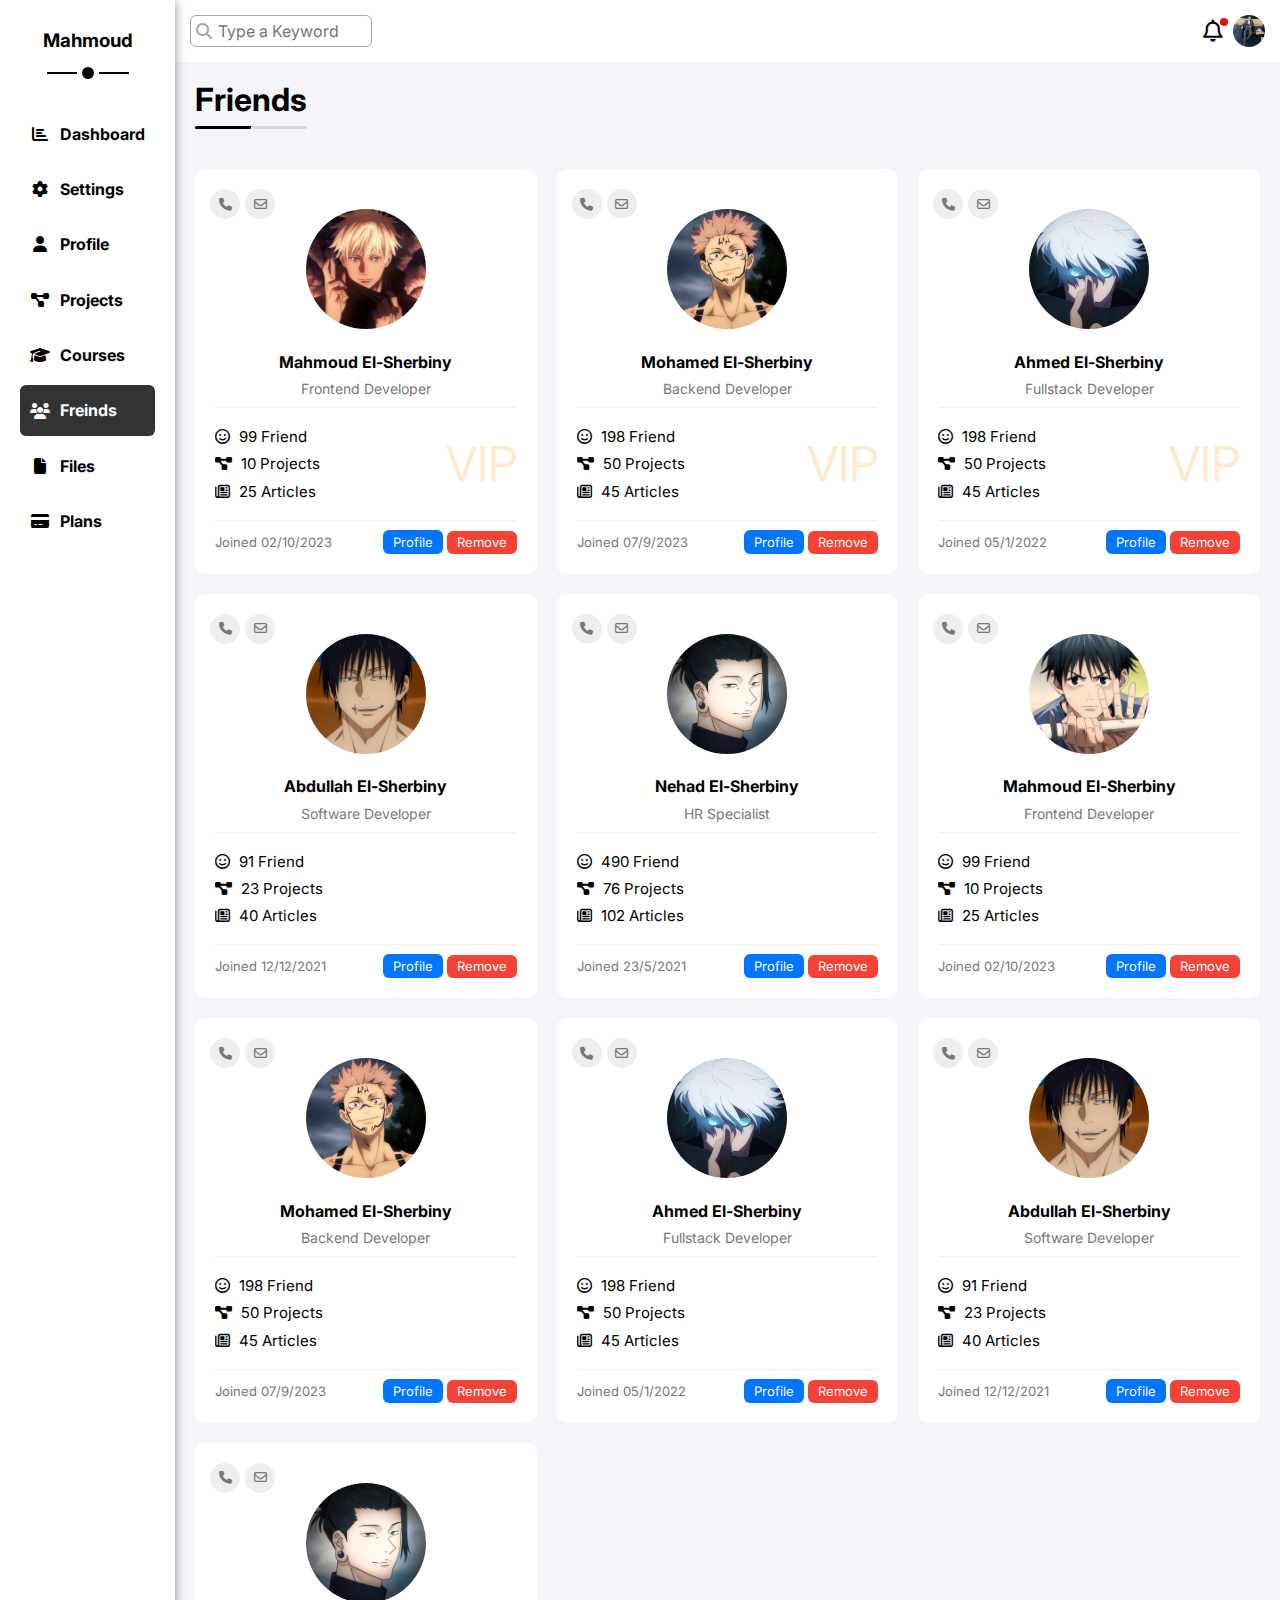
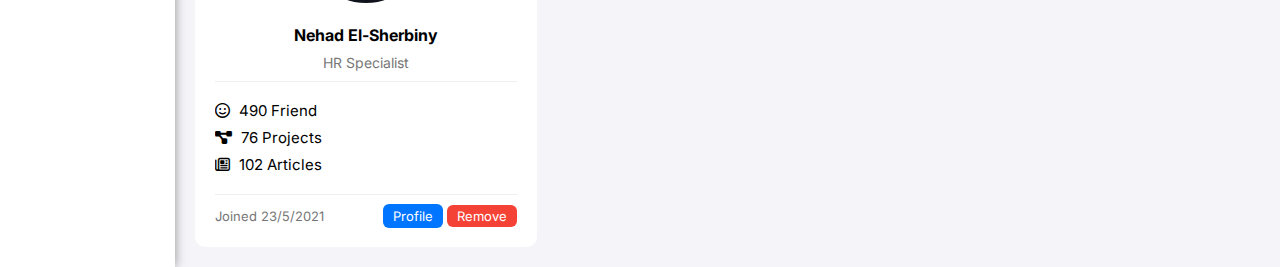
<file: freinds.html>
<!DOCTYPE html>
<html lang="en">
<head>
    <meta charset="UTF-8">
    <meta name="viewport" content="width=device-width, initial-scale=1.0">
    <title>Mahmoud | Friends</title>

    <!-- Normalize elements -->
    <link rel="stylesheet" href="CSS/normalize.css">

    <!-- The Framework file -->
    <link rel="stylesheet" href="CSS/framework.css">

    <!-- The design main file -->
    <link rel="stylesheet" href="CSS/main.css">

    <!-- Font awesome library -->
    <link rel="stylesheet" href="CSS/all.min.css">

    <!-- Google fonts -->
    <link rel="preconnect" href="https://fonts.googleapis.com">
    <link rel="preconnect" href="https://fonts.gstatic.com" crossorigin>
    <link href="https://fonts.googleapis.com/css2?family=Inter:wght@300;400;700;900&display=swap" rel="stylesheet">
</head>

<body>
    <div class="page d-flex">
        <!-- Start Sidebar -->
        <div class="sidebar p-20 bg-white">
            <a href="https://github.com/Mahmoud2592004" class="c-black" target="_blank"><h3>Mahmoud</h3></a>
            <div class="shape circle"></div>
            <ul class="links">
                <li>
                    <a class="link v-center" href="index.html">
                        <i class="fa-solid fa-chart-bar fa-fw"></i>
                        <p>Dashboard</p>
                    </a>
                </li>
                <li>
                    <a class="link v-center" href="settings.html">
                        <i class="fa-solid fa-gear fa-fw"></i>
                        <p>Settings</p>
                    </a>
                </li>
                <li>
                    <a class="link v-center" href="profile.html">
                        <i class="fa-solid fa-user fa-fw"></i>
                        <p>Profile</p>
                    </a>
                </li>
                <li>
                    <a class="link v-center" href="projects.html">
                        <i class="fa-solid fa-diagram-project fa-fw"></i>
                        <p>Projects</p>
                    </a>
                </li>
                <li>
                    <a class="link v-center" href="courses.html">
                        <i class="fa-solid fa-graduation-cap fa-fw"></i>
                        <p>Courses</p>
                    </a>
                </li>
                <li>
                    <a class="link v-center active" href="freinds.html">
                        <i class="fa-solid fa-users fa-fw"></i>
                        <p>Freinds</p>
                    </a>
                </li>
                <li>
                    <a class="link v-center" href="files.html">
                        <i class="fa-solid fa-file fa-fw"></i>
                        <p>Files</p>
                    </a>
                </li>
                <li>
                    <a class="link v-center" href="plans.html">
                        <i class="fa-solid fa-credit-card fa-fw"></i>
                        <p>Plans</p>
                    </a>
                </li>
            </ul>
        </div>
        <!-- End Sidebar -->
        <div class="content w-full">
            <!-- Start header -->
            <header class="header between-flex">
                <div class="form">
                    <form action="" class="br-6">
                        <i class="fa-solid fa-magnifying-glass"></i>
                        <input type="search" placeholder="Type a Keyword">
                    </form>
                </div>
                <div class="icons v-center">
                    <div class="notif p-rel">
                        <i class="fa-regular fa-bell"></i>
                        <span>A new course avialable, check now</span>
                    </div>
                    <img class="circle" src="images/avatar.jpg" alt="Photo.jpg">
                </div>
            </header>
            <!-- End header -->
            <h1 class="p-rel">Friends</h1>
            <!-- Start Freinds -->
            <div class="friends-page d-grid gap-20 m-20">
                <div class="box vip br-10 overflow-h bg-white p-rel p-20">
                    <div class="head text-c p-rel">
                        <div class="image">
                            <img src="images/freinds-01.jpg" alt="Photo.jpg" class="circle-120 m-top-20">
                            <div class="contact v-center">
                                <button class="circle bg-eee"><i class="fa-solid fa-phone"></i></button>
                                <a class="circle bg-eee" href="mailto: mahmoud.elsherbiny.01004006770@gmail.com"><i class="fa-regular fa-envelope"></i></a>
                            </div>
                        </div>
                        <div class="text">
                            <h4>Mahmoud El-Sherbiny</h4>
                            <p class="c-grey fs-14">Frontend Developer</p>
                        </div>
                    </div>
                    <div class="content fs-15 p-rel">
                        <div class="m-bt-10">
                            <i class="fa-regular fa-face-smile"></i>
                            <span> 99 Friend</span>
                        </div>
                        <div class="m-bt-10">
                            <i class="fa-solid fa-diagram-project"></i>
                            <span> 10 Projects</span>
                        </div>
                        <div class="m-bt-10">
                            <i class="fa-regular fa-newspaper"></i>
                            <span> 25 Articles</span>
                        </div>
                    </div>
                    <div class="foot between-flex fs-13">
                        <span class="c-grey">Joined 02/10/2023</span>
                        <div>
                            <a href="profile.html" target="_blank" class="br-6 bg-blue c-white rec-4-10">Profile</a>
                            <button class="br-6 bg-red c-white rec-4-10">Remove</button>
                        </div>
                    </div>
                </div>

                <div class="box vip br-10 overflow-h bg-white p-rel p-20">
                    <div class="head text-c p-rel">
                        <div class="image">
                            <img src="images/freinds-02.jpg" alt="Photo.jpg" class="circle-120 m-top-20">
                            <div class="contact v-center">
                                <button class="circle bg-eee"><i class="fa-solid fa-phone"></i></button>
                                <a class="circle bg-eee" href="mailto: mahmoud.elsherbiny.01004006770@gmail.com"><i class="fa-regular fa-envelope"></i></a>
                            </div>
                        </div>
                        <div class="text">
                            <h4>Mohamed El-Sherbiny</h4>
                            <p class="c-grey fs-14">Backend Developer</p>
                        </div>
                    </div>
                    <div class="content fs-15 p-rel">
                        <div class="m-bt-10">
                            <i class="fa-regular fa-face-smile"></i>
                            <span> 198 Friend</span>
                        </div>
                        <div class="m-bt-10">
                            <i class="fa-solid fa-diagram-project"></i>
                            <span> 50 Projects</span>
                        </div>
                        <div class="m-bt-10">
                            <i class="fa-regular fa-newspaper"></i>
                            <span> 45 Articles</span>
                        </div>
                    </div>
                    <div class="foot between-flex fs-13">
                        <span class="c-grey">Joined 07/9/2023</span>
                        <div>
                            <a href="profile.html" target="_blank" class="br-6 bg-blue c-white rec-4-10">Profile</a>
                            <button class="br-6 bg-red c-white rec-4-10">Remove</button>
                        </div>
                    </div>
                </div>

                <div class="box vip br-10 overflow-h bg-white p-rel p-20">
                    <div class="head text-c p-rel">
                        <div class="image">
                            <img src="images/freinds-03.png" alt="Photo.png" class="circle-120 m-top-20">
                            <div class="contact v-center">
                                <button class="circle bg-eee"><i class="fa-solid fa-phone"></i></button>
                                <a class="circle bg-eee" href="mailto: mahmoud.elsherbiny.01004006770@gmail.com"><i class="fa-regular fa-envelope"></i></a>
                            </div>
                        </div>
                        <div class="text">
                            <h4>Ahmed El-Sherbiny</h4>
                            <p class="c-grey fs-14">Fullstack Developer</p>
                        </div>
                    </div>
                    <div class="content fs-15 p-rel">
                        <div class="m-bt-10">
                            <i class="fa-regular fa-face-smile"></i>
                            <span> 198 Friend</span>
                        </div>
                        <div class="m-bt-10">
                            <i class="fa-solid fa-diagram-project"></i>
                            <span> 50 Projects</span>
                        </div>
                        <div class="m-bt-10">
                            <i class="fa-regular fa-newspaper"></i>
                            <span> 45 Articles</span>
                        </div>
                    </div>
                    <div class="foot between-flex fs-13">
                        <span class="c-grey">Joined 05/1/2022</span>
                        <div>
                            <a href="profile.html" target="_blank" class="br-6 bg-blue c-white rec-4-10">Profile</a>
                            <button class="br-6 bg-red c-white rec-4-10">Remove</button>
                        </div>
                    </div>
                </div>

                <div class="box br-10 overflow-h bg-white p-rel p-20">
                    <div class="head text-c p-rel">
                        <div class="image">
                            <img src="images/freinds-04.jpg" alt="Photo.jpg" class="circle-120 m-top-20">
                            <div class="contact v-center">
                                <button class="circle bg-eee"><i class="fa-solid fa-phone"></i></button>
                                <a class="circle bg-eee" href="mailto: mahmoud.elsherbiny.01004006770@gmail.com"><i class="fa-regular fa-envelope"></i></a>
                            </div>
                        </div>
                        <div class="text">
                            <h4>Abdullah El-Sherbiny</h4>
                            <p class="c-grey fs-14">Software Developer</p>
                        </div>
                    </div>
                    <div class="content fs-15 p-rel">
                        <div class="m-bt-10">
                            <i class="fa-regular fa-face-smile"></i>
                            <span> 91 Friend</span>
                        </div>
                        <div class="m-bt-10">
                            <i class="fa-solid fa-diagram-project"></i>
                            <span> 23 Projects</span>
                        </div>
                        <div class="m-bt-10">
                            <i class="fa-regular fa-newspaper"></i>
                            <span> 40 Articles</span>
                        </div>
                    </div>
                    <div class="foot between-flex fs-13">
                        <span class="c-grey">Joined 12/12/2021</span>
                        <div>
                            <a href="profile.html" target="_blank" class="br-6 bg-blue c-white rec-4-10">Profile</a>
                            <button class="br-6 bg-red c-white rec-4-10">Remove</button>
                        </div>
                    </div>
                </div>

                <div class="box br-10 overflow-h bg-white p-rel p-20">
                    <div class="head text-c p-rel">
                        <div class="image">
                            <img src="images/freinds-05.jpg" alt="Photo.jpg" class="circle-120 m-top-20">
                            <div class="contact v-center">
                                <button class="circle bg-eee"><i class="fa-solid fa-phone"></i></button>
                                <a class="circle bg-eee" href="mailto: mahmoud.elsherbiny.01004006770@gmail.com"><i class="fa-regular fa-envelope"></i></a>
                            </div>
                        </div>
                        <div class="text">
                            <h4>Nehad El-Sherbiny</h4>
                            <p class="c-grey fs-14">HR Specialist</p>
                        </div>
                    </div>
                    <div class="content fs-15 p-rel">
                        <div class="m-bt-10">
                            <i class="fa-regular fa-face-smile"></i>
                            <span> 490 Friend</span>
                        </div>
                        <div class="m-bt-10">
                            <i class="fa-solid fa-diagram-project"></i>
                            <span> 76 Projects</span>
                        </div>
                        <div class="m-bt-10">
                            <i class="fa-regular fa-newspaper"></i>
                            <span> 102 Articles</span>
                        </div>
                    </div>
                    <div class="foot between-flex fs-13">
                        <span class="c-grey">Joined 23/5/2021</span>
                        <div>
                            <a href="profile.html" target="_blank" class="br-6 bg-blue c-white rec-4-10">Profile</a>
                            <button class="br-6 bg-red c-white rec-4-10">Remove</button>
                        </div>
                    </div>
                </div>
                <div class="box br-10 overflow-h bg-white p-rel p-20">
                    <div class="head text-c p-rel">
                        <div class="image">
                            <img src="images/freinds-06.jpg" alt="Photo.jpg" class="circle-120 m-top-20">
                            <div class="contact v-center">
                                <button class="circle bg-eee"><i class="fa-solid fa-phone"></i></button>
                                <a class="circle bg-eee" href="mailto: mahmoud.elsherbiny.01004006770@gmail.com"><i class="fa-regular fa-envelope"></i></a>
                            </div>
                        </div>
                        <div class="text">
                            <h4>Mahmoud El-Sherbiny</h4>
                            <p class="c-grey fs-14">Frontend Developer</p>
                        </div>
                    </div>
                    <div class="content fs-15 p-rel">
                        <div class="m-bt-10">
                            <i class="fa-regular fa-face-smile"></i>
                            <span> 99 Friend</span>
                        </div>
                        <div class="m-bt-10">
                            <i class="fa-solid fa-diagram-project"></i>
                            <span> 10 Projects</span>
                        </div>
                        <div class="m-bt-10">
                            <i class="fa-regular fa-newspaper"></i>
                            <span> 25 Articles</span>
                        </div>
                    </div>
                    <div class="foot between-flex fs-13">
                        <span class="c-grey">Joined 02/10/2023</span>
                        <div>
                            <a href="profile.html" target="_blank" class="br-6 bg-blue c-white rec-4-10">Profile</a>
                            <button class="br-6 bg-red c-white rec-4-10">Remove</button>
                        </div>
                    </div>
                </div>

                <div class="box br-10 overflow-h bg-white p-rel p-20">
                    <div class="head text-c p-rel">
                        <div class="image">
                            <img src="images/freinds-02.jpg" alt="Photo.jpg" class="circle-120 m-top-20">
                            <div class="contact v-center">
                                <button class="circle bg-eee"><i class="fa-solid fa-phone"></i></button>
                                <a class="circle bg-eee" href="mailto: mahmoud.elsherbiny.01004006770@gmail.com"><i class="fa-regular fa-envelope"></i></a>
                            </div>
                        </div>
                        <div class="text">
                            <h4>Mohamed El-Sherbiny</h4>
                            <p class="c-grey fs-14">Backend Developer</p>
                        </div>
                    </div>
                    <div class="content fs-15 p-rel">
                        <div class="m-bt-10">
                            <i class="fa-regular fa-face-smile"></i>
                            <span> 198 Friend</span>
                        </div>
                        <div class="m-bt-10">
                            <i class="fa-solid fa-diagram-project"></i>
                            <span> 50 Projects</span>
                        </div>
                        <div class="m-bt-10">
                            <i class="fa-regular fa-newspaper"></i>
                            <span> 45 Articles</span>
                        </div>
                    </div>
                    <div class="foot between-flex fs-13">
                        <span class="c-grey">Joined 07/9/2023</span>
                        <div>
                            <a href="profile.html" target="_blank" class="br-6 bg-blue c-white rec-4-10">Profile</a>
                            <button class="br-6 bg-red c-white rec-4-10">Remove</button>
                        </div>
                    </div>
                </div>

                <div class="box br-10 overflow-h bg-white p-rel p-20">
                    <div class="head text-c p-rel">
                        <div class="image">
                            <img src="images/freinds-03.png" alt="Photo.png" class="circle-120 m-top-20">
                            <div class="contact v-center">
                                <button class="circle bg-eee"><i class="fa-solid fa-phone"></i></button>
                                <a class="circle bg-eee" href="mailto: mahmoud.elsherbiny.01004006770@gmail.com"><i class="fa-regular fa-envelope"></i></a>
                            </div>
                        </div>
                        <div class="text">
                            <h4>Ahmed El-Sherbiny</h4>
                            <p class="c-grey fs-14">Fullstack Developer</p>
                        </div>
                    </div>
                    <div class="content fs-15 p-rel">
                        <div class="m-bt-10">
                            <i class="fa-regular fa-face-smile"></i>
                            <span> 198 Friend</span>
                        </div>
                        <div class="m-bt-10">
                            <i class="fa-solid fa-diagram-project"></i>
                            <span> 50 Projects</span>
                        </div>
                        <div class="m-bt-10">
                            <i class="fa-regular fa-newspaper"></i>
                            <span> 45 Articles</span>
                        </div>
                    </div>
                    <div class="foot between-flex fs-13">
                        <span class="c-grey">Joined 05/1/2022</span>
                        <div>
                            <a href="profile.html" target="_blank" class="br-6 bg-blue c-white rec-4-10">Profile</a>
                            <button class="br-6 bg-red c-white rec-4-10">Remove</button>
                        </div>
                    </div>
                </div>

                <div class="box br-10 overflow-h bg-white p-rel p-20">
                    <div class="head text-c p-rel">
                        <div class="image">
                            <img src="images/freinds-04.jpg" alt="Photo.jpg" class="circle-120 m-top-20">
                            <div class="contact v-center">
                                <button class="circle bg-eee"><i class="fa-solid fa-phone"></i></button>
                                <a class="circle bg-eee" href="mailto: mahmoud.elsherbiny.01004006770@gmail.com"><i class="fa-regular fa-envelope"></i></a>
                            </div>
                        </div>
                        <div class="text">
                            <h4>Abdullah El-Sherbiny</h4>
                            <p class="c-grey fs-14">Software Developer</p>
                        </div>
                    </div>
                    <div class="content fs-15 p-rel">
                        <div class="m-bt-10">
                            <i class="fa-regular fa-face-smile"></i>
                            <span> 91 Friend</span>
                        </div>
                        <div class="m-bt-10">
                            <i class="fa-solid fa-diagram-project"></i>
                            <span> 23 Projects</span>
                        </div>
                        <div class="m-bt-10">
                            <i class="fa-regular fa-newspaper"></i>
                            <span> 40 Articles</span>
                        </div>
                    </div>
                    <div class="foot between-flex fs-13">
                        <span class="c-grey">Joined 12/12/2021</span>
                        <div>
                            <a href="profile.html" target="_blank" class="br-6 bg-blue c-white rec-4-10">Profile</a>
                            <button class="br-6 bg-red c-white rec-4-10">Remove</button>
                        </div>
                    </div>
                </div>

                <div class="box br-10 overflow-h bg-white p-rel p-20">
                    <div class="head text-c p-rel">
                        <div class="image">
                            <img src="images/freinds-05.jpg" alt="Photo.jpg" class="circle-120 m-top-20">
                            <div class="contact v-center">
                                <button class="circle bg-eee"><i class="fa-solid fa-phone"></i></button>
                                <a class="circle bg-eee" href="mailto: mahmoud.elsherbiny.01004006770@gmail.com"><i class="fa-regular fa-envelope"></i></a>
                            </div>
                        </div>
                        <div class="text">
                            <h4>Nehad El-Sherbiny</h4>
                            <p class="c-grey fs-14">HR Specialist</p>
                        </div>
                    </div>
                    <div class="content fs-15 p-rel">
                        <div class="m-bt-10">
                            <i class="fa-regular fa-face-smile"></i>
                            <span> 490 Friend</span>
                        </div>
                        <div class="m-bt-10">
                            <i class="fa-solid fa-diagram-project"></i>
                            <span> 76 Projects</span>
                        </div>
                        <div class="m-bt-10">
                            <i class="fa-regular fa-newspaper"></i>
                            <span> 102 Articles</span>
                        </div>
                    </div>
                    <div class="foot between-flex fs-13">
                        <span class="c-grey">Joined 23/5/2021</span>
                        <div>
                            <a href="profile.html" target="_blank" class="br-6 bg-blue c-white rec-4-10">Profile</a>
                            <button class="br-6 bg-red c-white rec-4-10">Remove</button>
                        </div>
                    </div>
                </div>
            </div>
            <!-- End Freinds -->
        </div>
    </div>
</body>
</html>
</file>
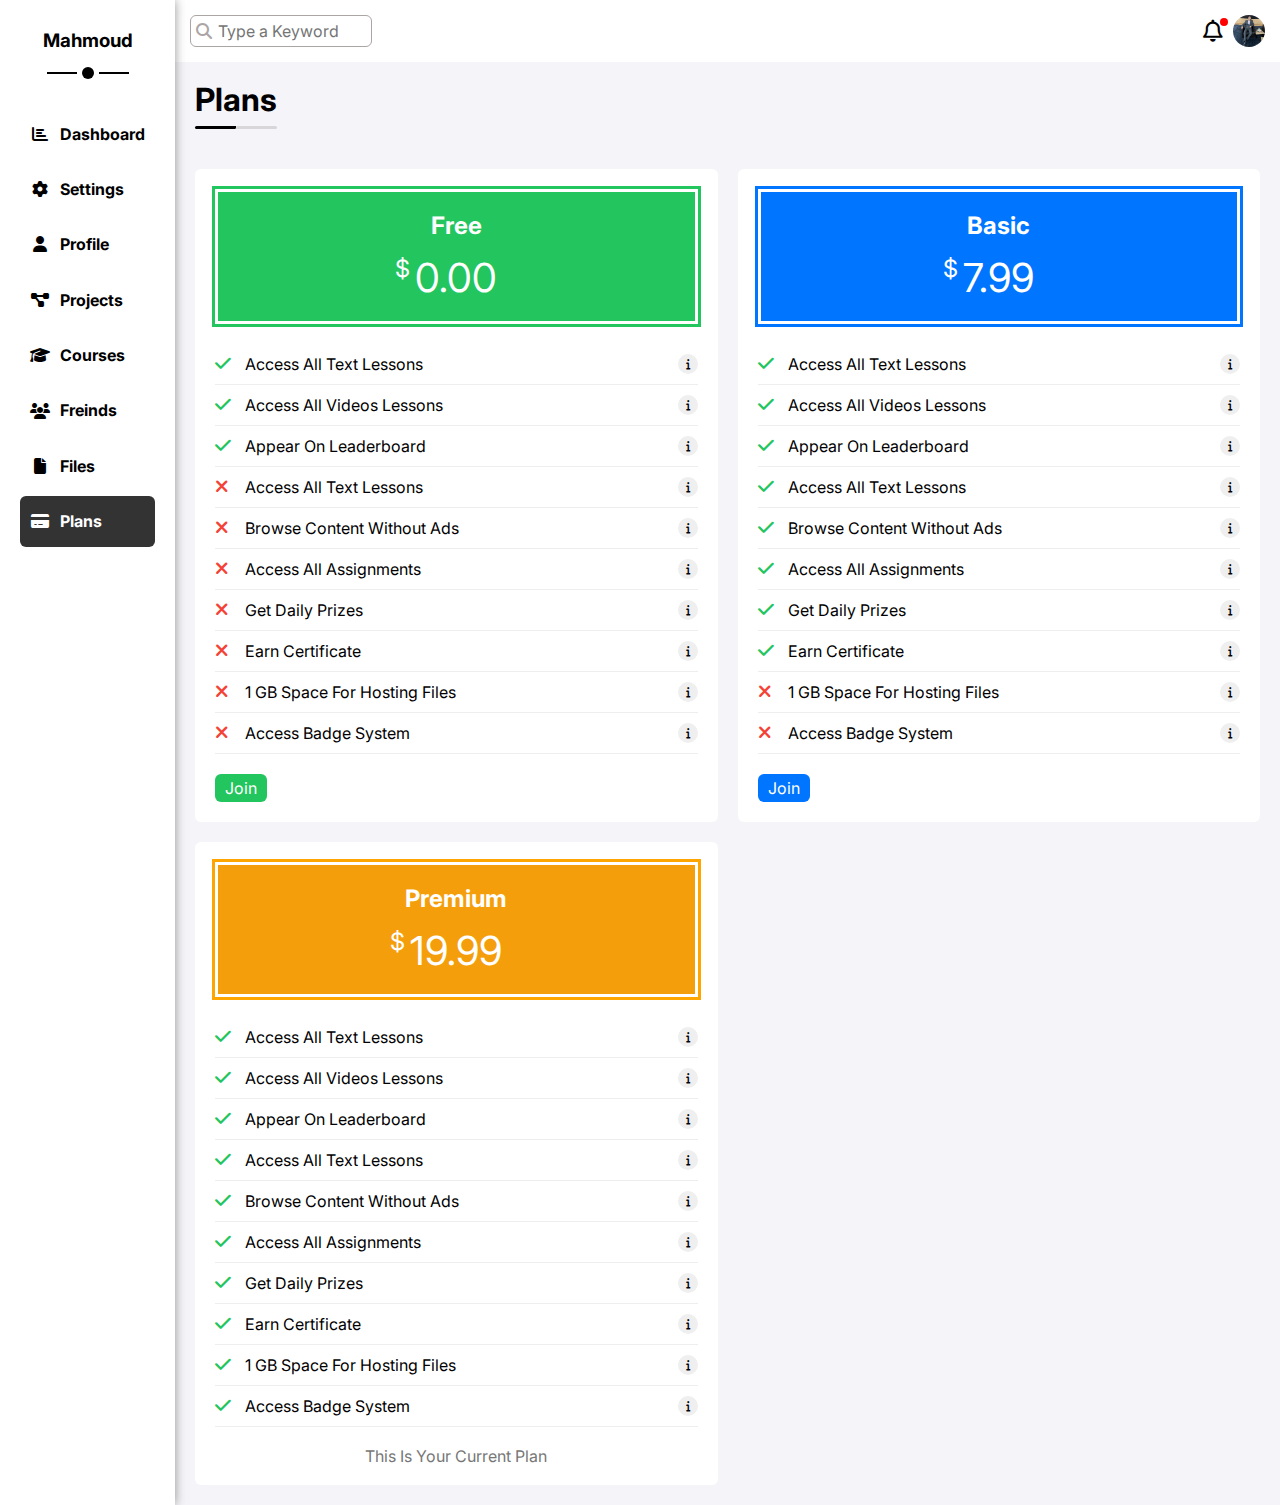
<file: plans.html>
<!DOCTYPE html>
<html lang="en">
<head>
    <meta charset="UTF-8">
    <meta name="viewport" content="width=device-width, initial-scale=1.0">
    <title>Mahmoud | Plans</title>

    <!-- Normalize elements -->
    <link rel="stylesheet" href="CSS/normalize.css">

    <!-- The Framework file -->
    <link rel="stylesheet" href="CSS/framework.css">

    <!-- The design main file -->
    <link rel="stylesheet" href="CSS/main.css">

    <!-- Font awesome library -->
    <link rel="stylesheet" href="CSS/all.min.css">

    <!-- Google fonts -->
    <link rel="preconnect" href="https://fonts.googleapis.com">
    <link rel="preconnect" href="https://fonts.gstatic.com" crossorigin>
    <link href="https://fonts.googleapis.com/css2?family=Inter:wght@300;400;700;900&display=swap" rel="stylesheet">
</head>

<body>
    <div class="page d-flex">
        <!-- Start Sidebar -->
        <div class="sidebar p-20 bg-white">
            <a href="https://github.com/Mahmoud2592004" class="c-black" target="_blank"><h3>Mahmoud</h3></a>
            <div class="shape circle"></div>
            <ul class="links">
                <li>
                    <a class="link v-center" href="index.html">
                        <i class="fa-solid fa-chart-bar fa-fw"></i>
                        <p>Dashboard</p>
                    </a>
                </li>
                <li>
                    <a class="link v-center" href="settings.html">
                        <i class="fa-solid fa-gear fa-fw"></i>
                        <p>Settings</p>
                    </a>
                </li>
                <li>
                    <a class="link v-center" href="profile.html">
                        <i class="fa-solid fa-user fa-fw"></i>
                        <p>Profile</p>
                    </a>
                </li>
                <li>
                    <a class="link v-center" href="projects.html">
                        <i class="fa-solid fa-diagram-project fa-fw"></i>
                        <p>Projects</p>
                    </a>
                </li>
                <li>
                    <a class="link v-center" href="courses.html">
                        <i class="fa-solid fa-graduation-cap fa-fw"></i>
                        <p>Courses</p>
                    </a>
                </li>
                <li>
                    <a class="link v-center" href="freinds.html">
                        <i class="fa-solid fa-users fa-fw"></i>
                        <p>Freinds</p>
                    </a>
                </li>
                <li>
                    <a class="link v-center" href="files.html">
                        <i class="fa-solid fa-file fa-fw"></i>
                        <p>Files</p>
                    </a>
                </li>
                <li>
                    <a class="link v-center active" href="plans.html">
                        <i class="fa-solid fa-credit-card fa-fw"></i>
                        <p>Plans</p>
                    </a>
                </li>
            </ul>
        </div>
        <!-- End Sidebar -->
        <div class="content w-full">
            <!-- Start header -->
            <header class="header between-flex">
                <div class="form">
                    <form action="" class="br-6">
                        <i class="fa-solid fa-magnifying-glass"></i>
                        <input type="search" placeholder="Type a Keyword">
                    </form>
                </div>
                <div class="icons v-center">
                    <div class="notif p-rel">
                        <i class="fa-regular fa-bell"></i>
                        <span>A new course avialable, check now</span>
                    </div>
                    <img class="circle" src="images/avatar.jpg" alt="Photo.jpg">
                </div>
            </header>
            <!-- End header -->
            <h1 class="p-rel">Plans</h1>
            <!-- Start Plans -->
            <div class="plans-page m-20 d-grid gap-20">
                <div class="box green bg-white p-20 br-6">
                    <div class="head bg-green c-white text-c p-20">
                        <h2>Free</h2>
                        <p class="p-rel">0.00</p>
                    </div>
                    <ul class="features">
                        <li class="true between-flex">
                            <div>
                                <span>Access All Text Lessons</span>
                            </div>
                            <button class="center-flex">
                                <i class="fa-solid fa-info"></i>
                            </button>
                        </li>
                        <li class="true between-flex">
                            <div>
                                <span>Access All Videos Lessons</span>
                            </div>
                            <button class="center-flex">
                                <i class="fa-solid fa-info"></i>
                            </button>
                        </li>
                        <li class="true between-flex">
                            <div>
                                <span>Appear On Leaderboard</span>
                            </div>
                            <button class="center-flex">
                                <i class="fa-solid fa-info"></i>
                            </button>
                        </li>
                        <li class="false between-flex">
                            <div>
                                <span>Access All Text Lessons</span>
                            </div>
                            <button class="center-flex">
                                <i class="fa-solid fa-info"></i>
                            </button>
                        </li>
                        <li class="false between-flex">
                            <div>
                                <span>Browse Content Without Ads</span>
                            </div>
                            <button class="center-flex">
                                <i class="fa-solid fa-info"></i>
                            </button>
                        </li>
                        <li class="false between-flex">
                            <div>
                                <span>Access All Assignments</span>
                            </div>
                            <button class="center-flex">
                                <i class="fa-solid fa-info"></i>
                            </button>
                        </li>
                        <li class="false between-flex">
                            <div>
                                <span>Get Daily Prizes</span>
                            </div>
                            <button class="center-flex">
                                <i class="fa-solid fa-info"></i>
                            </button>
                        </li>
                        <li class="false between-flex">
                            <div>
                                <span>Earn Certificate</span>
                            </div>
                            <button class="center-flex">
                                <i class="fa-solid fa-info"></i>
                            </button>
                        </li>
                        <li class="false between-flex">
                            <div>
                                <span>1 GB Space For Hosting Files</span>
                            </div>
                            <button class="center-flex">
                                <i class="fa-solid fa-info"></i>
                            </button>
                        </li>
                        <li class="false between-flex">
                            <div>
                                <span>Access Badge System</span>
                            </div>
                            <button class="center-flex">
                                <i class="fa-solid fa-info"></i>
                            </button>
                        </li>
                    </ul>
                    <button class="bg-green c-white">Join</button>
                    <p class="c-grey">This Is Your Current Plan</p>
                </div>

                <div class="box blue bg-white p-20 br-6">
                    <div class="head bg-blue c-white text-c p-20">
                        <h2>Basic</h2>
                        <p class="p-rel">7.99</p>
                    </div>
                    <ul class="features">
                        <li class="true between-flex">
                            <div>
                                <span>Access All Text Lessons</span>
                            </div>
                            <button class="center-flex">
                                <i class="fa-solid fa-info"></i>
                            </button>
                        </li>
                        <li class="true between-flex">
                            <div>
                                <span>Access All Videos Lessons</span>
                            </div>
                            <button class="center-flex">
                                <i class="fa-solid fa-info"></i>
                            </button>
                        </li>
                        <li class="true between-flex">
                            <div>
                                <span>Appear On Leaderboard</span>
                            </div>
                            <button class="center-flex">
                                <i class="fa-solid fa-info"></i>
                            </button>
                        </li>
                        <li class="true between-flex">
                            <div>
                                <span>Access All Text Lessons</span>
                            </div>
                            <button class="center-flex">
                                <i class="fa-solid fa-info"></i>
                            </button>
                        </li>
                        <li class="true between-flex">
                            <div>
                                <span>Browse Content Without Ads</span>
                            </div>
                            <button class="center-flex">
                                <i class="fa-solid fa-info"></i>
                            </button>
                        </li>
                        <li class="true between-flex">
                            <div>
                                <span>Access All Assignments</span>
                            </div>
                            <button class="center-flex">
                                <i class="fa-solid fa-info"></i>
                            </button>
                        </li>
                        <li class="true between-flex">
                            <div>
                                <span>Get Daily Prizes</span>
                            </div>
                            <button class="center-flex">
                                <i class="fa-solid fa-info"></i>
                            </button>
                        </li>
                        <li class="true between-flex">
                            <div>
                                <span>Earn Certificate</span>
                            </div>
                            <button class="center-flex">
                                <i class="fa-solid fa-info"></i>
                            </button>
                        </li>
                        <li class="false between-flex">
                            <div>
                                <span>1 GB Space For Hosting Files</span>
                            </div>
                            <button class="center-flex">
                                <i class="fa-solid fa-info"></i>
                            </button>
                        </li>
                        <li class="false between-flex">
                            <div>
                                <span>Access Badge System</span>
                            </div>
                            <button class="center-flex">
                                <i class="fa-solid fa-info"></i>
                            </button>
                        </li>
                    </ul>
                    <button class="bg-blue c-white">Join</button>
                    <p class="c-grey">This Is Your Current Plan</p>
                </div>

                <div class="box orange current bg-white p-20 br-6">
                    <div class="head bg-orange c-white text-c p-20">
                        <h2>Premium</h2>
                        <p class="p-rel">19.99</p>
                    </div>
                    <ul class="features">
                        <li class="true between-flex">
                            <div>
                                <span>Access All Text Lessons</span>
                            </div>
                            <button class="center-flex">
                                <i class="fa-solid fa-info"></i>
                            </button>
                        </li>
                        <li class="true between-flex">
                            <div>
                                <span>Access All Videos Lessons</span>
                            </div>
                            <button class="center-flex">
                                <i class="fa-solid fa-info"></i>
                            </button>
                        </li>
                        <li class="true between-flex">
                            <div>
                                <span>Appear On Leaderboard</span>
                            </div>
                            <button class="center-flex">
                                <i class="fa-solid fa-info"></i>
                            </button>
                        </li>
                        <li class="true between-flex">
                            <div>
                                <span>Access All Text Lessons</span>
                            </div>
                            <button class="center-flex">
                                <i class="fa-solid fa-info"></i>
                            </button>
                        </li>
                        <li class="true between-flex">
                            <div>
                                <span>Browse Content Without Ads</span>
                            </div>
                            <button class="center-flex">
                                <i class="fa-solid fa-info"></i>
                            </button>
                        </li>
                        <li class="true between-flex">
                            <div>
                                <span>Access All Assignments</span>
                            </div>
                            <button class="center-flex">
                                <i class="fa-solid fa-info"></i>
                            </button>
                        </li>
                        <li class="true between-flex">
                            <div>
                                <span>Get Daily Prizes</span>
                            </div>
                            <button class="center-flex">
                                <i class="fa-solid fa-info"></i>
                            </button>
                        </li>
                        <li class="true between-flex">
                            <div>
                                <span>Earn Certificate</span>
                            </div>
                            <button class="center-flex">
                                <i class="fa-solid fa-info"></i>
                            </button>
                        </li>
                        <li class="true between-flex">
                            <div>
                                <span>1 GB Space For Hosting Files</span>
                            </div>
                            <button class="center-flex">
                                <i class="fa-solid fa-info"></i>
                            </button>
                        </li>
                        <li class="true between-flex">
                            <div>
                                <span>Access Badge System</span>
                            </div>
                            <button class="center-flex">
                                <i class="fa-solid fa-info"></i>
                            </button>
                        </li>
                    </ul>
                    <button class="bg-orange c-white">Join</button>
                    <p class="c-grey">This Is Your Current Plan</p>
                </div>
            </div>
            <!-- End Plans -->
        </div>
    </div>
</body>
</html>
</file>
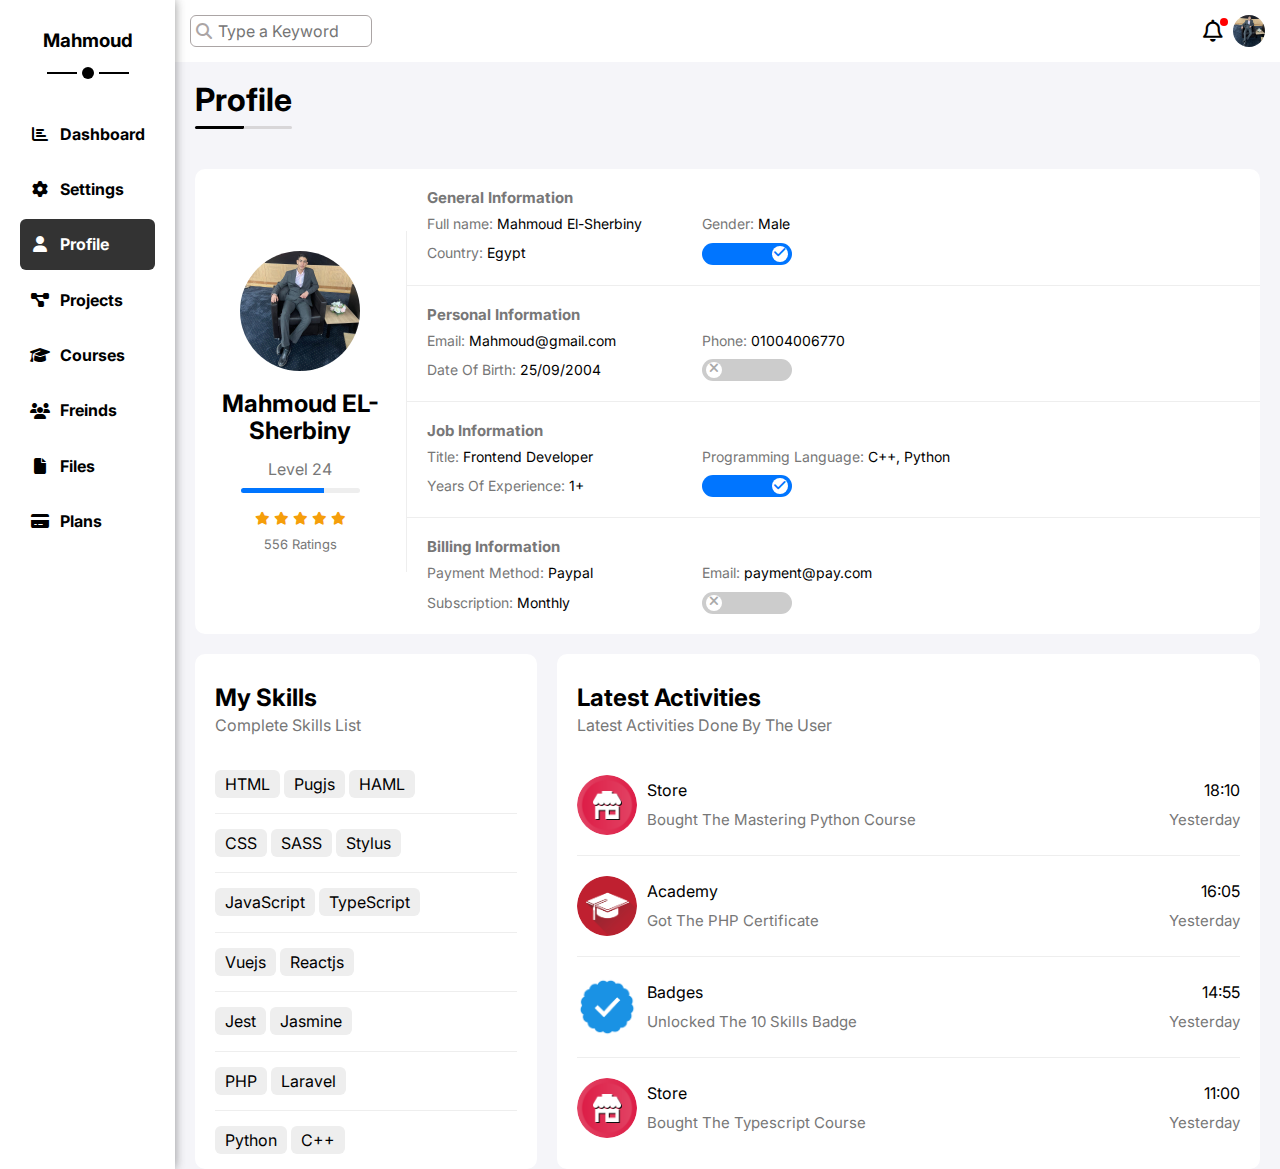
<file: profile.html>
<!DOCTYPE html>
<html lang="en">
<head>
    <meta charset="UTF-8">
    <meta name="viewport" content="width=device-width, initial-scale=1.0">
    <title>Mahmoud | Profile</title>

    <!-- Normalize elements -->
    <link rel="stylesheet" href="CSS/normalize.css">

    <!-- The Framework file -->
    <link rel="stylesheet" href="CSS/framework.css">

    <!-- The design main file -->
    <link rel="stylesheet" href="CSS/main.css">

    <!-- Font awesome library -->
    <link rel="stylesheet" href="CSS/all.min.css">

    <!-- Google fonts -->
    <link rel="preconnect" href="https://fonts.googleapis.com">
    <link rel="preconnect" href="https://fonts.gstatic.com" crossorigin>
    <link href="https://fonts.googleapis.com/css2?family=Inter:wght@300;400;700;900&display=swap" rel="stylesheet">
</head>

<body>
    <div class="page d-flex">
        <!-- Start Sidebar -->
        <div class="sidebar p-20 bg-white">
            <a href="https://github.com/Mahmoud2592004" class="c-black" target="_blank"><h3>Mahmoud</h3></a>
            <div class="shape circle"></div>
            <ul class="links">
                <li>
                    <a class="link v-center" href="index.html">
                        <i class="fa-solid fa-chart-bar fa-fw"></i>
                        <p>Dashboard</p>
                    </a>
                </li>
                <li>
                    <a class="link v-center" href="settings.html">
                        <i class="fa-solid fa-gear fa-fw"></i>
                        <p>Settings</p>
                    </a>
                </li>
                <li>
                    <a class="link v-center active" href="profile.html">
                        <i class="fa-solid fa-user fa-fw"></i>
                        <p>Profile</p>
                    </a>
                </li>
                <li>
                    <a class="link v-center" href="projects.html">
                        <i class="fa-solid fa-diagram-project fa-fw"></i>
                        <p>Projects</p>
                    </a>
                </li>
                <li>
                    <a class="link v-center" href="courses.html">
                        <i class="fa-solid fa-graduation-cap fa-fw"></i>
                        <p>Courses</p>
                    </a>
                </li>
                <li>
                    <a class="link v-center" href="freinds.html">
                        <i class="fa-solid fa-users fa-fw"></i>
                        <p>Freinds</p>
                    </a>
                </li>
                <li>
                    <a class="link v-center" href="files.html">
                        <i class="fa-solid fa-file fa-fw"></i>
                        <p>Files</p>
                    </a>
                </li>
                <li>
                    <a class="link v-center" href="plans.html">
                        <i class="fa-solid fa-credit-card fa-fw"></i>
                        <p>Plans</p>
                    </a>
                </li>
            </ul>
        </div>
        <!-- End Sidebar -->
        <div class="content w-full">
            <!-- Start header -->
            <header class="header between-flex">
                <div class="form">
                    <form action="" class="br-6">
                        <i class="fa-solid fa-magnifying-glass"></i>
                        <input type="search" placeholder="Type a Keyword">
                    </form>
                </div>
                <div class="icons v-center">
                    <div class="notif p-rel">
                        <i class="fa-regular fa-bell"></i>
                        <span>A new course avialable, check now</span>
                    </div>
                    <img class="circle" src="images/avatar.jpg" alt="Photo.jpg">
                </div>
            </header>
            <!-- End header -->
            <h1 class="p-rel">Profile</h1>
            <!-- Start Profile -->
            <div class="profile m-right-20 m-left-20">
            <!-- Start general information -->
                <div class="general-info br-10 m-bt-20 overflow-h bg-white w-full v-center flex-col-mobile text-c-mobile">
                    <div class="picture text-c">
                        <img class="circle-120" src="images/avatar.jpg" alt="Photo.jpg">
                        <h3>Mahmoud EL-Sherbiny</h3>
                        <p>Level 24</p>
                        <div class="progress br-10 overflow-h bg-eee">
                            <span class="bg-blue" style="width: 70%;"></span>
                        </div>
                        <div class="stars">
                            <i class="fa-solid fa-star"></i>
                            <i class="fa-solid fa-star"></i>
                            <i class="fa-solid fa-star"></i>
                            <i class="fa-solid fa-star"></i>
                            <i class="fa-solid fa-star"></i>
                        </div>
                        <span>556 Ratings</span>
                    </div>
                    <div class="info">
                        <div class="box p-20 v-center">
                            <h4>General Information</h4>
                            <div><span class="c-grey">Full name: </span>Mahmoud El-Sherbiny</div>
                            <div><span class="c-grey">Gender: </span>Male</div>
                            <div><span class="c-grey">Country: </span>Egypt</div>
                            <div>
                                <label>
                                    <input type="checkbox" class="toggle-checkbox" checked>
                                    <div class="toggle-switch profile-toggle"></div>
                                </label>
                            </div>
                        </div>
                        <div class="box p-20 v-center">
                            <h4>Personal Information</h4>
                            <div><span class="c-grey">Email: </span>Mahmoud@gmail.com</div>
                            <div><span class="c-grey">Phone: </span>01004006770</div>
                            <div><span class="c-grey">Date Of Birth: </span>25/09/2004</div>
                            <div>
                                <label>
                                    <input type="checkbox" class="toggle-checkbox">
                                    <div class="toggle-switch profile-toggle"></div>
                                </label>
                            </div>
                        </div>
                        <div class="box p-20 v-center">
                            <h4>Job Information</h4>
                            <div><span class="c-grey">Title: </span>Frontend Developer</div>
                            <div><span class="c-grey">Programming Language: </span>C++, Python</div>
                            <div><span class="c-grey">Years Of Experience: </span>1+</div>
                            <div>
                                <label>
                                    <input type="checkbox" class="toggle-checkbox" checked>
                                    <div class="toggle-switch profile-toggle"></div>
                                </label>
                            </div>
                        </div>
                        <div class="box p-20 v-center">
                            <h4>Billing Information</h4>
                            <div><span class="c-grey">Payment Method: </span>Paypal</div>
                            <div><span class="c-grey">Email: </span>payment@pay.com</div>
                            <div><span class="c-grey">Subscription: </span>Monthly</div>
                            <div>
                                <label>
                                    <input type="checkbox" class="toggle-checkbox">
                                    <div class="toggle-switch profile-toggle"></div>
                                </label>
                            </div>
                        </div>
                    </div>
                </div>
            <!-- End general information -->
            <!-- Start Data -->
                <div class="data d-grid gap-20">
                    <!-- Start skills -->
                    <div class="skills p-20 br-10 overflow-h bg-white text-c-mobile">
                        <h3 class="special-heading">My Skills</h3>
                        <p>Complete Skills List</p>
                        <div class="box">
                            <span class="rec-4-10 bg-eee br-6">HTML</span>
                            <span class="rec-4-10 bg-eee br-6">Pugjs</span>
                            <span class="rec-4-10 bg-eee br-6">HAML</span>
                        </div>
                        <div class="box">
                            <span class="rec-4-10 bg-eee br-6">CSS</span>
                            <span class="rec-4-10 bg-eee br-6">SASS</span>
                            <span class="rec-4-10 bg-eee br-6">Stylus</span>
                        </div>
                        <div class="box">
                            <span class="rec-4-10 bg-eee br-6">JavaScript</span>
                            <span class="rec-4-10 bg-eee br-6">TypeScript</span>
                        </div>
                        <div class="box">
                            <span class="rec-4-10 bg-eee br-6">Vuejs</span>
                            <span class="rec-4-10 bg-eee br-6">Reactjs</span>
                        </div>
                        <div class="box">
                            <span class="rec-4-10 bg-eee br-6">Jest</span>
                            <span class="rec-4-10 bg-eee br-6">Jasmine</span>
                        </div>
                        <div class="box">
                            <span class="rec-4-10 bg-eee br-6">PHP</span>
                            <span class="rec-4-10 bg-eee br-6">Laravel</span>
                        </div>
                        <div class="box">
                            <span class="rec-4-10 bg-eee br-6">Python</span>
                            <span class="rec-4-10 bg-eee br-6">C++</span>
                        </div>
                    </div>
                    <!-- End skills -->
                    <!-- Start Activities -->
                    <div class="activ p-20 br-10 overflow-h bg-white">
                        <h3 class="special-heading">Latest Activities</h3>
                        <p>Latest Activities Done By The User</p>
                        <div class="holder between-flex flex-col-mobile text-c-mobile">
                            <div class="box v-center gap-10 flex-col-mobile">
                                <img src="images/activity-01.png" alt="Store.png" class="circle-60">
                                <div class="text">
                                    <p>Store</p>
                                    <span>Bought The Mastering Python Course</span>
                                </div>
                            </div>
                            <div class="date">
                                <p>18:10</p>
                                <span>Yesterday</span>
                            </div>
                        </div>
                        <div class="holder between-flex flex-col-mobile text-c-mobile">
                            <div class="box v-center gap-10 flex-col-mobile">
                                <img src="images/activity-02.png" alt="Academy.png" class="circle-60">
                                <div class="text">
                                    <p>Academy</p>
                                    <span>Got The PHP Certificate</span>
                                </div>
                            </div>
                            <div class="date">
                                <p>16:05</p>
                                <span>Yesterday</span>
                            </div>
                        </div>
                        <div class="holder between-flex flex-col-mobile text-c-mobile">
                            <div class="box v-center gap-10 flex-col-mobile">
                                <img src="images/activity-03.png" alt="Badges.png" class="circle-60">
                                <div class="text">
                                    <p>Badges</p>
                                    <span>Unlocked The 10 Skills Badge</span>
                                </div>
                            </div>
                            <div class="date">
                                <p>14:55</p>
                                <span>Yesterday</span>
                            </div>
                        </div>
                        <div class="holder between-flex flex-col-mobile text-c-mobile">
                            <div class="box v-center gap-10 flex-col-mobile">
                                <img src="images/activity-01.png" alt="Store.png" class="circle-60">
                                <div class="text">
                                    <p>Store</p>
                                    <span>Bought The Typescript Course</span>
                                </div>
                            </div>
                            <div class="date">
                                <p>11:00</p>
                                <span>Yesterday</span>
                            </div>
                        </div>
                    </div>
                    <!-- End Activities -->
                </div>
            <!-- End Data -->
            </div>
            <!-- End Profile -->
        </div>
    </div>
</body>
</html>
</file>
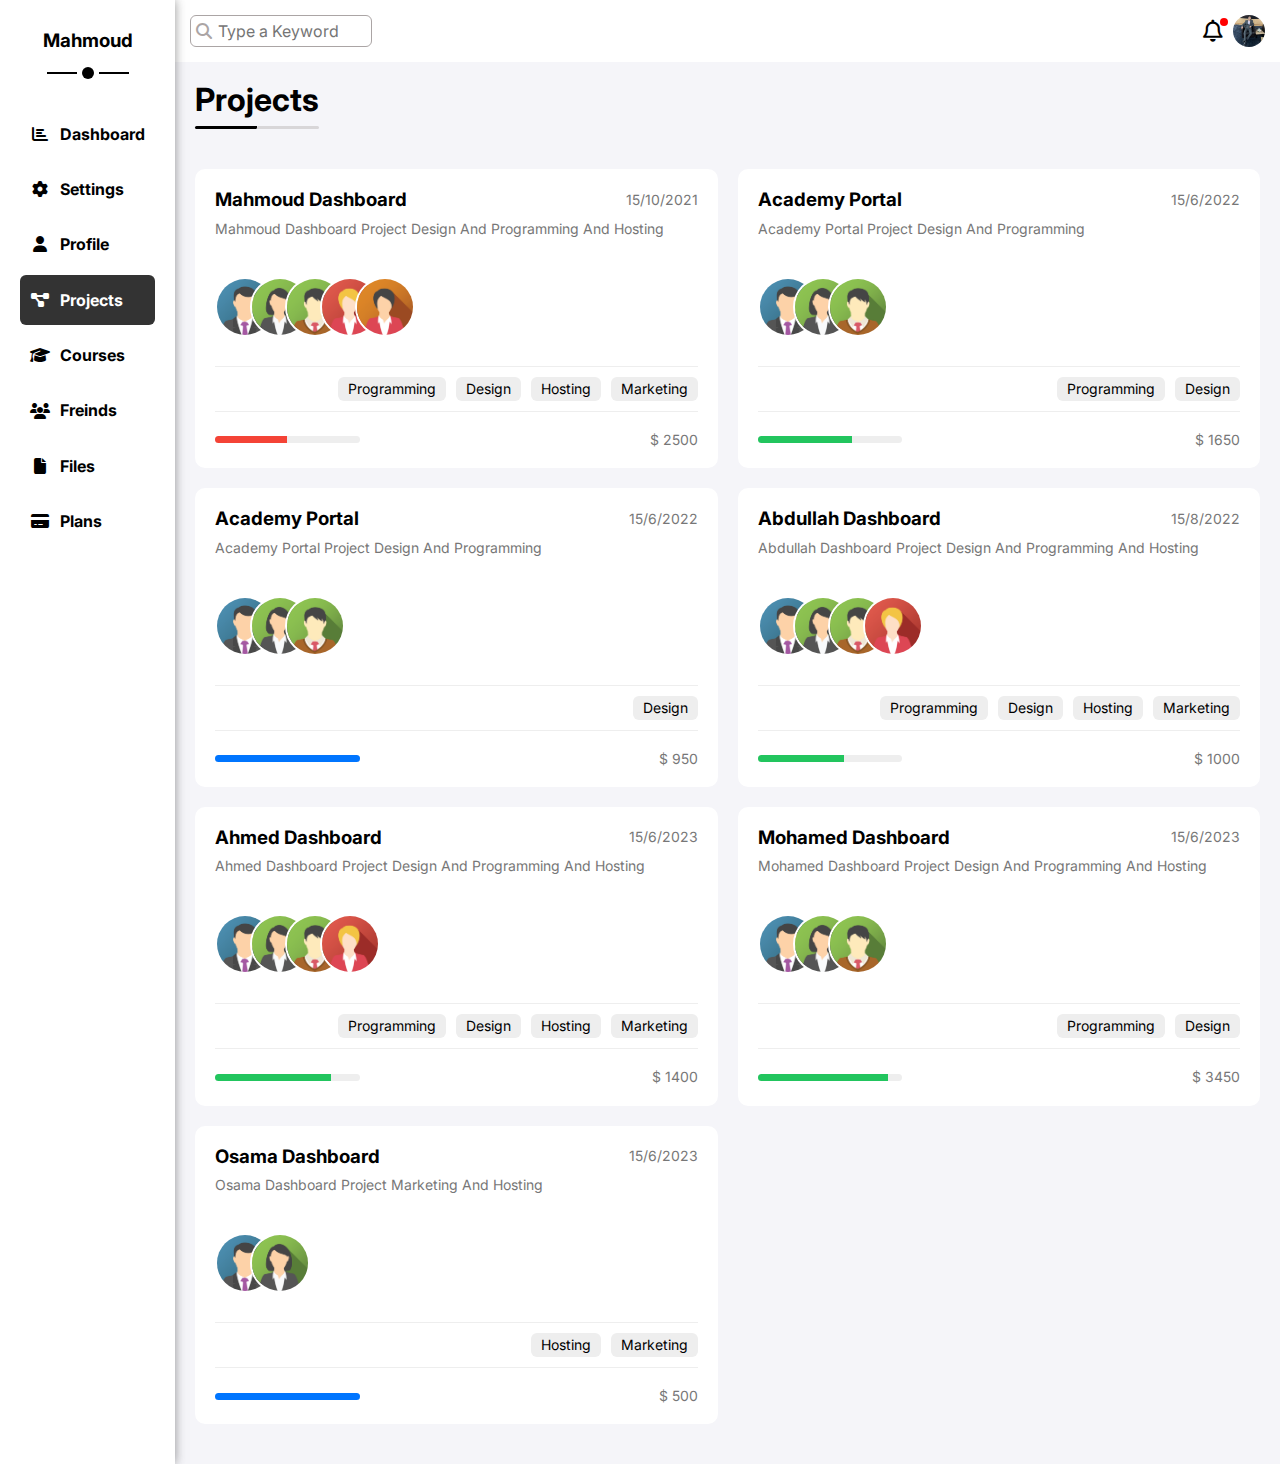
<file: projects.html>
<!DOCTYPE html>
<html lang="en">
<head>
    <meta charset="UTF-8">
    <meta name="viewport" content="width=device-width, initial-scale=1.0">
    <title>Mahmoud | Projects</title>

    <!-- Normalize elements -->
    <link rel="stylesheet" href="CSS/normalize.css">

    <!-- The Framework file -->
    <link rel="stylesheet" href="CSS/framework.css">

    <!-- The design main file -->
    <link rel="stylesheet" href="CSS/main.css">

    <!-- Font awesome library -->
    <link rel="stylesheet" href="CSS/all.min.css">

    <!-- Google fonts -->
    <link rel="preconnect" href="https://fonts.googleapis.com">
    <link rel="preconnect" href="https://fonts.gstatic.com" crossorigin>
    <link href="https://fonts.googleapis.com/css2?family=Inter:wght@300;400;700;900&display=swap" rel="stylesheet">
</head>

<body>
    <div class="page d-flex">
        <!-- Start Sidebar -->
        <div class="sidebar p-20 bg-white">
            <a href="https://github.com/Mahmoud2592004" class="c-black" target="_blank"><h3>Mahmoud</h3></a>
            <div class="shape circle"></div>
            <ul class="links">
                <li>
                    <a class="link v-center" href="index.html">
                        <i class="fa-solid fa-chart-bar fa-fw"></i>
                        <p>Dashboard</p>
                    </a>
                </li>
                <li>
                    <a class="link v-center" href="settings.html">
                        <i class="fa-solid fa-gear fa-fw"></i>
                        <p>Settings</p>
                    </a>
                </li>
                <li>
                    <a class="link v-center" href="profile.html">
                        <i class="fa-solid fa-user fa-fw"></i>
                        <p>Profile</p>
                    </a>
                </li>
                <li>
                    <a class="link v-center active" href="projects.html">
                        <i class="fa-solid fa-diagram-project fa-fw"></i>
                        <p>Projects</p>
                    </a>
                </li>
                <li>
                    <a class="link v-center" href="courses.html">
                        <i class="fa-solid fa-graduation-cap fa-fw"></i>
                        <p>Courses</p>
                    </a>
                </li>
                <li>
                    <a class="link v-center" href="freinds.html">
                        <i class="fa-solid fa-users fa-fw"></i>
                        <p>Freinds</p>
                    </a>
                </li>
                <li>
                    <a class="link v-center" href="files.html">
                        <i class="fa-solid fa-file fa-fw"></i>
                        <p>Files</p>
                    </a>
                </li>
                <li>
                    <a class="link v-center" href="plans.html">
                        <i class="fa-solid fa-credit-card fa-fw"></i>
                        <p>Plans</p>
                    </a>
                </li>
            </ul>
        </div>
        <!-- End Sidebar -->
        <div class="content w-full">
            <!-- Start header -->
            <header class="header between-flex">
                <div class="form">
                    <form action="" class="br-6">
                        <i class="fa-solid fa-magnifying-glass"></i>
                        <input type="search" placeholder="Type a Keyword">
                    </form>
                </div>
                <div class="icons v-center">
                    <div class="notif p-rel">
                        <i class="fa-regular fa-bell"></i>
                        <span>A new course avialable, check now</span>
                    </div>
                    <img class="circle" src="images/avatar.jpg" alt="Photo.jpg">
                </div>
            </header>
            <!-- End header -->
            <h1 class="p-rel">Projects</h1>
            <!-- Start Projects -->
            <div class="projects m-20 d-grid">
                <div class="box br-10 m-bt-20 overflow-h bg-white p-20 p-rel">
                    <div class="head w-full between-flex">
                        <h3>Mahmoud Dashboard</h3>
                        <span class="fs-14 c-grey">15/10/2021</span>
                    </div>
                    <p class="c-grey fs-14">Mahmoud Dashboard Project Design And Programming And Hosting</p>
                    <div class="team">
                        <a href="#"><img src="images/team-01.png" alt="Photo.png" class="circle-60"></a>
                        <a href="#"><img src="images/team-02.png" alt="Photo.png" class="circle-60"></a>
                        <a href="#"><img src="images/team-03.png" alt="Photo.png" class="circle-60"></a>
                        <a href="#"><img src="images/team-04.png" alt="Photo.png" class="circle-60"></a>
                        <a href="#"><img src="images/team-05.png" alt="Photo.png" class="circle-60"></a>
                    </div>
                    <div class="services">
                        <ul class="d-flex gap-10 flex-col-mobile fs-14">
                            <li class="rec-4-10 bg-eee br-6">Programming</li>
                            <li class="rec-4-10 bg-eee br-6">Design</li>
                            <li class="rec-4-10 bg-eee br-6">Hosting</li>
                            <li class="rec-4-10 bg-eee br-6">Marketing</li>
                        </ul>
                    </div>
                    <div class="other between-flex m-top-20 flex-col-mobile text-c-mobile">
                        <div class="bar bg-eee p-rel br-10 overflow-h">
                            <span class="bg-red" style="width: 50%;"></span>
                        </div>
                        <span class="c-grey fs-14">$ 2500</span>
                    </div>
                </div>

                <div class="box br-10 m-bt-20 overflow-h bg-white p-20 p-rel">
                    <div class="head w-full between-flex">
                        <h3>Academy Portal</h3>
                        <span class="fs-14 c-grey">15/6/2022</span>
                    </div>
                    <p class="c-grey fs-14">Academy Portal Project Design And Programming</p>
                    <div class="team">
                        <a href="#"><img src="images/team-01.png" alt="Photo.png" class="circle-60"></a>
                        <a href="#"><img src="images/team-02.png" alt="Photo.png" class="circle-60"></a>
                        <a href="#"><img src="images/team-03.png" alt="Photo.png" class="circle-60"></a>
                    </div>
                    <div class="services">
                        <ul class="d-flex gap-10 flex-col-mobile fs-14">
                            <li class="rec-4-10 bg-eee br-6">Programming</li>
                            <li class="rec-4-10 bg-eee br-6">Design</li>
                        </ul>
                    </div>
                    <div class="other between-flex m-top-20 flex-col-mobile text-c-mobile">
                        <div class="bar bg-eee p-rel br-10 overflow-h">
                            <span class="bg-green" style="width: 65%;"></span>
                        </div>
                        <span class="c-grey fs-14">$ 1650</span>
                    </div>
                </div>

                <div class="box br-10 m-bt-20 overflow-h bg-white p-20 p-rel">
                    <div class="head w-full between-flex">
                        <h3>Academy Portal</h3>
                        <span class="fs-14 c-grey">15/6/2022</span>
                    </div>
                    <p class="c-grey fs-14">Academy Portal Project Design And Programming</p>
                    <div class="team">
                        <a href="#"><img src="images/team-01.png" alt="Photo.png" class="circle-60"></a>
                        <a href="#"><img src="images/team-02.png" alt="Photo.png" class="circle-60"></a>
                        <a href="#"><img src="images/team-03.png" alt="Photo.png" class="circle-60"></a>
                    </div>
                    <div class="services">
                        <ul class="d-flex gap-10 flex-col-mobile fs-14">
                            <li class="rec-4-10 bg-eee br-6">Design</li>
                        </ul>
                    </div>
                    <div class="other between-flex m-top-20 flex-col-mobile text-c-mobile">
                        <div class="bar bg-eee p-rel br-10 overflow-h">
                            <span class="bg-blue" style="width: 100%;"></span>
                        </div>
                        <span class="c-grey fs-14">$ 950</span>
                    </div>
                </div>

                <div class="box br-10 m-bt-20 overflow-h bg-white p-20 p-rel">
                    <div class="head w-full between-flex">
                        <h3>Abdullah Dashboard</h3>
                        <span class="fs-14 c-grey">15/8/2022</span>
                    </div>
                    <p class="c-grey fs-14">Abdullah Dashboard Project Design And Programming And Hosting</p>
                    <div class="team">
                        <a href="#"><img src="images/team-01.png" alt="Photo.png" class="circle-60"></a>
                        <a href="#"><img src="images/team-02.png" alt="Photo.png" class="circle-60"></a>
                        <a href="#"><img src="images/team-03.png" alt="Photo.png" class="circle-60"></a>
                        <a href="#"><img src="images/team-04.png" alt="Photo.png" class="circle-60"></a>
                    </div>
                    <div class="services">
                        <ul class="d-flex gap-10 flex-col-mobile fs-14">
                            <li class="rec-4-10 bg-eee br-6">Programming</li>
                            <li class="rec-4-10 bg-eee br-6">Design</li>
                            <li class="rec-4-10 bg-eee br-6">Hosting</li>
                            <li class="rec-4-10 bg-eee br-6">Marketing</li>
                        </ul>
                    </div>
                    <div class="other between-flex m-top-20 flex-col-mobile text-c-mobile">
                        <div class="bar bg-eee p-rel br-10 overflow-h">
                            <span class="bg-green" style="width: 60%;"></span>
                        </div>
                        <span class="c-grey fs-14">$ 1000</span>
                    </div>
                </div>

                <div class="box br-10 m-bt-20 overflow-h bg-white p-20 p-rel">
                    <div class="head w-full between-flex">
                        <h3>Ahmed Dashboard</h3>
                        <span class="fs-14 c-grey">15/6/2023</span>
                    </div>
                    <p class="c-grey fs-14">Ahmed Dashboard Project Design And Programming And Hosting</p>
                    <div class="team">
                        <a href="#"><img src="images/team-01.png" alt="Photo.png" class="circle-60"></a>
                        <a href="#"><img src="images/team-02.png" alt="Photo.png" class="circle-60"></a>
                        <a href="#"><img src="images/team-03.png" alt="Photo.png" class="circle-60"></a>
                        <a href="#"><img src="images/team-04.png" alt="Photo.png" class="circle-60"></a>
                    </div>
                    <div class="services">
                        <ul class="d-flex gap-10 flex-col-mobile fs-14">
                            <li class="rec-4-10 bg-eee br-6">Programming</li>
                            <li class="rec-4-10 bg-eee br-6">Design</li>
                            <li class="rec-4-10 bg-eee br-6">Hosting</li>
                            <li class="rec-4-10 bg-eee br-6">Marketing</li>
                        </ul>
                    </div>
                    <div class="other between-flex m-top-20 flex-col-mobile text-c-mobile">
                        <div class="bar bg-eee p-rel br-10 overflow-h">
                            <span class="bg-green" style="width: 80%;"></span>
                        </div>
                        <span class="c-grey fs-14">$ 1400</span>
                    </div>
                </div>

                <div class="box br-10 m-bt-20 overflow-h bg-white p-20 p-rel">
                    <div class="head w-full between-flex">
                        <h3>Mohamed Dashboard</h3>
                        <span class="fs-14 c-grey">15/6/2023</span>
                    </div>
                    <p class="c-grey fs-14">Mohamed Dashboard Project Design And Programming And Hosting</p>
                    <div class="team">
                        <a href="#"><img src="images/team-01.png" alt="Photo.png" class="circle-60"></a>
                        <a href="#"><img src="images/team-02.png" alt="Photo.png" class="circle-60"></a>
                        <a href="#"><img src="images/team-03.png" alt="Photo.png" class="circle-60"></a>
                    </div>
                    <div class="services">
                        <ul class="d-flex gap-10 flex-col-mobile fs-14">
                            <li class="rec-4-10 bg-eee br-6">Programming</li>
                            <li class="rec-4-10 bg-eee br-6">Design</li>
                        </ul>
                    </div>
                    <div class="other between-flex m-top-20 flex-col-mobile text-c-mobile">
                        <div class="bar bg-eee p-rel br-10 overflow-h">
                            <span class="bg-green" style="width: 90%;"></span>
                        </div>
                        <span class="c-grey fs-14">$ 3450</span>
                    </div>
                </div>

                <div class="box br-10 m-bt-20 overflow-h bg-white p-20 p-rel">
                    <div class="head w-full between-flex">
                        <h3>Osama Dashboard</h3>
                        <span class="fs-14 c-grey">15/6/2023</span>
                    </div>
                    <p class="c-grey fs-14">Osama Dashboard Project Marketing And Hosting</p>
                    <div class="team">
                        <a href="#"><img src="images/team-01.png" alt="Photo.png" class="circle-60"></a>
                        <a href="#"><img src="images/team-02.png" alt="Photo.png" class="circle-60"></a>
                    </div>
                    <div class="services">
                        <ul class="d-flex gap-10 flex-col-mobile fs-14">
                            <li class="rec-4-10 bg-eee br-6">Hosting</li>
                            <li class="rec-4-10 bg-eee br-6">Marketing</li>
                        </ul>
                    </div>
                    <div class="other between-flex m-top-20 flex-col-mobile text-c-mobile">
                        <div class="bar bg-eee p-rel br-10 overflow-h">
                            <span class="bg-blue" style="width: 100%;"></span>
                        </div>
                        <span class="c-grey fs-14">$ 500</span>
                    </div>
                </div>
            </div>
            <!-- End Projects -->
        </div>
    </div>
</body>
</html>
</file>
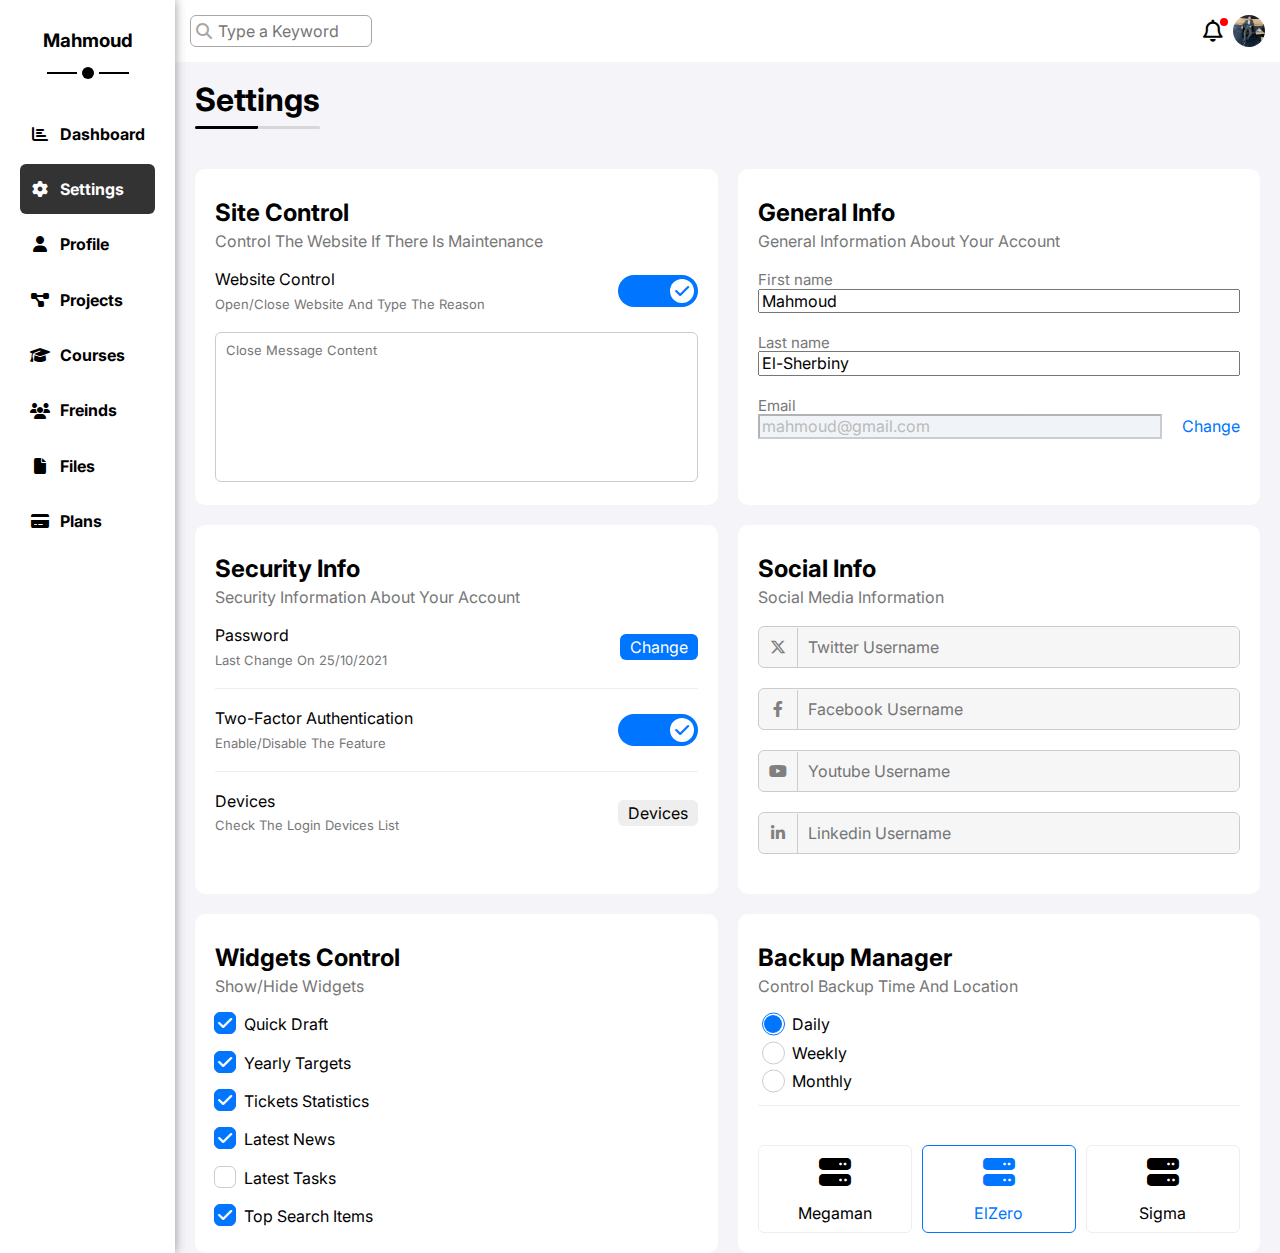
<file: settings.html>
<!DOCTYPE html>
<html lang="en">
<head>
    <meta charset="UTF-8">
    <meta name="viewport" content="width=device-width, initial-scale=1.0">
    <title>Mahmoud | Settings</title>

    <!-- Normalize elements -->
    <link rel="stylesheet" href="CSS/normalize.css">

    <!-- The Framework file -->
    <link rel="stylesheet" href="CSS/framework.css">

    <!-- The design main file -->
    <link rel="stylesheet" href="CSS/main.css">

    <!-- Font awesome library -->
    <link rel="stylesheet" href="CSS/all.min.css">

    <!-- Google fonts -->
    <link rel="preconnect" href="https://fonts.googleapis.com">
    <link rel="preconnect" href="https://fonts.gstatic.com" crossorigin>
    <link href="https://fonts.googleapis.com/css2?family=Inter:wght@300;400;700;900&display=swap" rel="stylesheet">
</head>

<body>
    <div class="page d-flex">
        <!-- Start Sidebar -->
        <div class="sidebar p-20 bg-white">
            <a href="https://github.com/Mahmoud2592004" class="c-black" target="_blank"><h3>Mahmoud</h3></a>
            <div class="shape circle"></div>
            <ul class="links">
                <li>
                    <a class="link v-center" href="index.html">
                        <i class="fa-solid fa-chart-bar fa-fw"></i>
                        <p>Dashboard</p>
                    </a>
                </li>
                <li>
                    <a class="link active v-center" href="settings.html">
                        <i class="fa-solid fa-gear fa-fw"></i>
                        <p>Settings</p>
                    </a>
                </li>
                <li>
                    <a class="link v-center" href="profile.html">
                        <i class="fa-solid fa-user fa-fw"></i>
                        <p>Profile</p>
                    </a>
                </li>
                <li>
                    <a class="link v-center" href="projects.html">
                        <i class="fa-solid fa-diagram-project fa-fw"></i>
                        <p>Projects</p>
                    </a>
                </li>
                <li>
                    <a class="link v-center" href="courses.html">
                        <i class="fa-solid fa-graduation-cap fa-fw"></i>
                        <p>Courses</p>
                    </a>
                </li>
                <li>
                    <a class="link v-center" href="freinds.html">
                        <i class="fa-solid fa-users fa-fw"></i>
                        <p>Freinds</p>
                    </a>
                </li>
                <li>
                    <a class="link v-center" href="files.html">
                        <i class="fa-solid fa-file fa-fw"></i>
                        <p>Files</p>
                    </a>
                </li>
                <li>
                    <a class="link v-center" href="plans.html">
                        <i class="fa-solid fa-credit-card fa-fw"></i>
                        <p>Plans</p>
                    </a>
                </li>
            </ul>
        </div>
        <!-- End Sidebar -->
        <div class="content w-full">
            <!-- Start header -->
            <header class="header between-flex">
                <div class="form">
                    <form action="" class="br-6">
                        <i class="fa-solid fa-magnifying-glass"></i>
                        <input type="search" placeholder="Type a Keyword">
                    </form>
                </div>
                <div class="icons v-center">
                    <div class="notif p-rel">
                        <i class="fa-regular fa-bell"></i>
                        <span>A new course avialable, check now</span>
                    </div>
                    <img class="circle" src="images/avatar.jpg" alt="Photo.jpg">
                </div>
            </header>
            <!-- End header -->
            <h1 class="p-rel">Settings</h1>
            <div class="wrapper d-grid gap-20">
                <!-- Start Site control -->
                <div class="site-control p-20 br-10 overflow-h bg-white">
                    <h3 class="special-heading">Site Control</h3>
                    <p>Control The Website If There Is Maintenance</p>
                    <div class="web-control between-flex gap-10 m-bt-20">
                        <div class="text">
                            <p class="small-heading-font">Website Control</p>
                            <span>Open/Close Website And Type The Reason</span>
                        </div>
                        <label>
                            <input type="checkbox" class="toggle-checkbox" checked>
                            <div class="toggle-switch"></div>
                        </label>
                    </div>
                    <textarea class="w-full br-6" placeholder="Close Message Content"></textarea>
                </div>
                <!-- End Site control -->
                <!-- Start General Info -->
                <div class="general-info p-20 br-10 overflow-h bg-white">
                    <h3 class="special-heading">General Info</h3>
                    <p>General Information About Your Account</p>
                    <div class="content">
                        <div class="name m-bt-20">
                            <label for="first-name">First name</label>
                            <input type="text" id="first-name" placeholder="First Name" class="w-full" value="Mahmoud">
                        </div>
                        <div class="name m-bt-20">
                            <label for="last-name">Last name</label>
                            <input type="text" id="last-name" placeholder="Last Name" class="w-full" value="El-Sherbiny">
                        </div>
                        <div class="email">
                            <label for="email">Email</label>
                            <div class="box between-flex gap-20">
                                <input type="email" id="email" value="mahmoud@gmail.com" disabled>
                                <a href="#">Change</a>
                            </div>
                        </div>
                    </div>
                </div>
                <!-- End General Info -->

                <!-- Start Secuirity Info -->
                <div class="sec-info p-20 br-10 overflow-h bg-white">
                    <h3 class="special-heading">Security Info</h3>
                    <p>Security Information About Your Account</p>
                    <div class="box between-flex">
                        <div class="text">
                            <p class="small-heading-font">Password</p>
                            <span>Last Change On 25/10/2021</span>
                        </div>
                        <a href="#" class="bg-blue rec-4-10 br-6 c-white">Change</a>
                    </div>
                    <div class="box between-flex">
                        <div class="text">
                            <p class="small-heading-font">Two-Factor Authentication</p>
                            <span>Enable/Disable The Feature</span>
                        </div>
                        <label>
                            <input type="checkbox" class="toggle-checkbox" checked>
                            <div class="toggle-switch"></div>
                        </label>
                    </div>
                    <div class="box between-flex">
                        <div class="text">
                            <p class="small-heading-font">Devices</p>
                            <span>Check The Login Devices List</span>
                        </div>
                        <a href="#" class="bg-eee rec-4-10 br-6 c-black">Devices</a>
                    </div>
                </div>
                <!-- End Secuirity Info -->
                <!-- Start Social Info -->
                <div class="social-info p-20 br-10 overflow-h bg-white">
                    <h3 class="special-heading">Social Info</h3>
                    <p>Social Media Information</p>
                    <div class="twitter box br-6 m-bt-20 v-center overflow-h">
                        <input type="text" placeholder="Twitter Username" class="w-full">
                        <i class="fa-brands fa-x-twitter"></i>
                    </div>
                    <div class="facebook box br-6 m-bt-20 v-center overflow-h">
                        <input type="text" placeholder="Facebook Username" class="w-full">
                        <i class="fa-brands fa-facebook-f"></i>
                    </div>
                    <div class="youtube box br-6 m-bt-20 v-center overflow-h">
                        <input type="text" placeholder="Youtube Username" class="w-full">
                        <i class="fa-brands fa-youtube"></i>
                    </div>
                    <div class="linkedin box br-6 m-bt-20 v-center overflow-h">
                        <input type="text" placeholder="Linkedin Username" class="w-full">
                        <i class="fa-brands fa-linkedin-in"></i>
                    </div>
                </div>
                <!-- End Social Info -->
                <!-- Start Widget Control -->
                <div class="widget-control p-20 br-10 overflow-h bg-white">
                    <h3 class="special-heading">Widgets Control</h3>
                    <p>Show/Hide Widgets</p>
                    <div class="widget m-bt-20">
                        <input type="checkbox" checked id="one">
                        <label for="one">
                            <span>Quick Draft</span>
                        </label>
                    </div>
                    <div class="widget m-bt-20">
                        <input type="checkbox" checked id="two">
                        <label for="two">
                            <span>Yearly Targets</span>
                        </label>
                    </div>
                    <div class="widget m-bt-20">
                        <input type="checkbox" checked id="three">
                        <label for="three">
                            <span>Tickets Statistics</span>
                        </label>
                    </div>
                    <div class="widget m-bt-20">
                        <input type="checkbox" checked id="four">
                        <label for="four">
                            <span>Latest News</span>
                        </label>
                    </div>
                    <div class="widget m-bt-20">
                        <input type="checkbox" id="five">
                        <label for="five">
                            <span>Latest Tasks</span>
                        </label>
                    </div>
                    <div class="widget">
                        <input type="checkbox" checked id="six">
                        <label for="six">
                            <span>Top Search Items</span>
                        </label>
                    </div>
                </div>
                <!-- End Widget Control -->
                <!-- Start Backup Manager -->
                <div class="backup p-20 br-10 overflow-h bg-white">
                    <h3 class="special-heading">Backup Manager</h3>
                    <p>Control Backup Time And Location</p>
                    <div class="frequency">
                        <div class="m-bt-10">
                            <input type="radio" checked id="r1" name="frequency" value="Daily">
                            <label for="r1">Daily</label>
                        </div>
                        <div class="m-bt-10">
                            <input type="radio" id="r2" name="frequency" value="Weekly">
                            <label for="r2">Weekly</label>
                        </div>
                        <div>
                            <input type="radio" id="r3" name="frequency" value="Monthly">
                            <label for="r3">Monthly</label>
                        </div>
                    </div>
                    <div class="server v-center gap-10 m-top-20 flex-col-mobile">
                        <div>
                            <input type="radio" id="r4" name="server" value="Megaman">
                            <label for="r4" class="center-flex flex-col block-mobile">
                                <i class="fa-solid fa-server fa-2x"></i>
                                <p>Megaman</p>
                            </label>
                        </div>
                        <div>
                            <input type="radio" checked id="r5" name="server" value="ElZero">
                            <label for="r5" class="center-flex flex-col block-mobile">
                                <i class="fa-solid fa-server fa-2x"></i>
                                <p>ElZero</p>
                            </label>
                        </div>
                        <div>
                            <input type="radio" id="r6" name="server" value="Sigma">
                            <label for="r6" class="center-flex flex-col block-mobile">
                                <i class="fa-solid fa-server fa-2x"></i>
                                <p>Sigma</p>
                            </label>
                        </div>
                    </div>
                </div>
                <!-- End Backup Manager -->
            </div>
        </div>
    </div>
</body>
</html>
</file>
<file: CSS/framework.css>
:root {
    --main-transition: 0.3s;
    --blue-color: #0075ff;
    --blue-alt-color: #0d69d5;
    --orange-color: #f59e0b;
    --green-color: #22c55e;
    --red-color: #f44336;
    --grey-color: #888;
    --secondry-color: #eee;
    --small-font-color: #777;
}
/* Start Box */
.d-flex {
    display: flex;
}

.v-center {
    display: flex;
    align-items: center;
}

.between-flex {
    display: flex;
    justify-content: space-between;
    align-items: center;
}

.center-flex {
    display: flex;
    justify-content: center;
    align-items: center;
}

.evenly-flex {
    display: flex;
    justify-content: space-evenly;
    align-items: center;
}

.flex-col {
    flex-direction: column;
}

.d-grid {
    display: grid;
}

.gap-10 {
    gap: 10px;
}

.gap-20 {
    gap: 20px;
}

.gap-40 {
    gap: 40px;
}

.pos-ab-center {
    position: absolute;
    left: 50%;
    top: 50%;
    transform: translate(-50%, -50%);
}

@media (max-width: 767px) {
    .hide-mobile {
        display: none;
    }
}

@media (max-width: 767px) {
    .block-mobile {
        display: block;
    }
}

@media (max-width: 767px) {
    .flex-col-mobile {
        flex-direction: column;
    }
}
/* End Box */

/* Start Position */
.p-rel {
    position: relative;
}
/* End Position */

/* Start Spacing */
.p-20 {
    padding: 20px;
}

.m-0 {
    margin: 0px;
}

.m-20 {
    margin: 20px;
}

.m-bt-10 {
    margin-bottom: 10px;
}

.m-bt-20 {
    margin-bottom: 20px;
}

.m-top-0 {
    margin-top: 0px;
}

.m-top-20 {
    margin-top: 20px;
}

.m-right-20 {
    margin-right: 20px;
}

.m-left-20 {
    margin-left: 20px;
}

.overflow-h {
    overflow: hidden;
}

.rec-4-10 {
    padding: 4px 10px;
}
/* End Spacing */

/* Start Color */
.bg-white {
    background-color: white;
}

.bg-red {
    background-color: var(--red-color, red)
}

.bg-blue {
    background-color: var(--blue-color, blue);
}

.bg-green {
    background-color: var(--green-color, green);
}

.bg-orange {
    background-color: var(--orange-color, orange);
}

.bg-eee {
    background-color: #eee;
}

.c-black {
    color: black;
}

.c-white {
    color: white;
}

.c-grey {
    color: var(--small-font-color);
}
/* End Color */

/* Start Border */
.circle {
    border-radius: 50%;
}

.circle-32 {
    border-radius: 50%;
    width: 32px;
    height: 32px;
}

.circle-60 {
    border-radius: 50%;
    width: 60px;
    height: 60px;
}

.circle-120 {
    border-radius: 50%;
    width: 120px;
    height: 120px;
}

.br-6 {
    border-radius: 6px;
}

.br-10 {
    border-radius: 10px;
}
/* End Border */

/* Start Font */
.text-c {
    text-align: center;
}

@media (max-width: 767px) {
    .text-c-mobile {
        text-align: center;
    }
}

.fs-15 {
    font-size: 15px;
}

.fs-14 {
    font-size: 14px;
}

.fs-13 {
    font-size: 13px;
}
/* End Font */

/* Start Dimensions */
.w-full {
    width: 100%;
}
/* End Dimensions */

/* Start Components */
p.small-heading-font {
    margin: 0 0 5px;
}

p.small-heading-font + span {
    color: var(--small-font-color);
    font-size: 13px;
}
/* End Components */
</file>
<file: CSS/main.css>
/* Start Variables */
:root {
    --main-transition: 0.3s;
    --blue-color: #0075ff;
    --blue-alt-color: #0d69d5;
    --orange-color: #f59e0b;
    --green-color: #22c55e;
    --red-color: #f44336;
    --grey-color: #888;
    --secondry-color: #eee;
    --small-font-color: #777;
}
/* End Variables */

/* Start Global Rules */
body {
    font-family: 'Inter', sans-serif;
    margin: 0;
}

.page {
    min-height: 100vh;
    background-color: #f5f5f9;
}

* {
    box-sizing: border-box;
    outline: none;
}

html {
    scroll-behavior: smooth;
}

::-webkit-scrollbar {
    width: 15px;
}

::-webkit-scrollbar-track {
    background-color: white;
}

::-webkit-scrollbar-thumb {
    background-color: var(--blue-color);
}

::-webkit-scrollbar-thumb:hover {
    background-color: var(--blue-alt-color);
}

ul {
    list-style: none;
    padding: 0;
    margin: 0;
}

a {
    text-decoration: none;
}
/* End Global Rules */

/* Start Sidebar */
.sidebar {
    position: relative;
    box-shadow: 0 0 10px #33333385;
}

.sidebar > a h3 {
    margin: 10px auto 15px;
    text-align: center;
}

.sidebar .shape {
    position: relative;
    background-color: black;
    width: 12px;
    height: 12px;
    margin: 0 auto 30px;
}

.sidebar .shape::before,
.sidebar .shape::after {
    content: "";
    position: absolute;
    top: 50%;
    transform: translateY(-50%);
    width: 30px;
    height: 2px;
    background-color: black;
}

.sidebar .shape::before {
    left: -35px;
}

.sidebar .shape::after {
    right: -35px;
}

.sidebar ul a {
    padding: 0px 10px;
    color: black;
    margin-bottom: 5px;
    border-radius: 6px;
    transition: var(--main-transition);
}

.sidebar ul a:hover,
.sidebar ul .active {
    background-color: #333;
    color: white;
}

.sidebar ul i {
    margin-right: 10px;
}

.sidebar ul p {
    font-weight: bold;
}

@media (max-width: 767px) {
    .sidebar {
        padding: 10px;
    }

    .sidebar > a h3 {
        font-size: 10px;
    }

    .sidebar ul a {
        padding: 5px;
        justify-content: center;
        margin-bottom: 10px;
    }

    .sidebar ul a:hover,
    .sidebar ul .active {
        background-color: #f6f6f6;
        color: black;
    }

    .sidebar .shape {
        display: none;
    }

    .sidebar ul p {
        display: none;
    }
}
/* End Sidebar */

/* Start Content */

.content {
    overflow: hidden;
}

/* Start Header */
header {
    padding: 15px;
    background-color: white;
}

header form {
    padding: 5px;
    border: 1px solid #aba5a5;
}

header form input {
    width: 150px;
    outline: none;
    border: none;
    transition: var(--main-transition);
}

header form input:focus {
    width: 200px;
}

@media (max-width: 767px) {
    header form input {
        width: 120px;
    }

    header form input:focus {
        width: 130px;
    }

    header form input::placeholder {
        font-size: 12px;
    }
}

header form input::placeholder {
    transition: var(--main-transition);
}

header form input:focus::placeholder {
    opacity: 0;
}

header form i {
    color: #aba5a5;
}

header .icons .notif::before {
    content: "";
    position: absolute;
    width: 8px;
    height: 8px;
    border-radius: 50%;
    background-color: red;
    top: -2px;
    right: 5px;
}

header .icons .notif span {
    position: absolute;
    width: 300px;
    height: 40px;
    color: #463b3b;
    background-color: #e7e4e480;
    padding: 10px;
    right: 5px;
    bottom: -60px;
    display: none;
    z-index: 1;
}

header .icons .notif span::after {
    content: "";
    position: absolute;
    width: 0;
    height: 0;
    border-style: solid;
    border-width: 15px;
    border-color: transparent transparent #e7e4e480 transparent;
    top: -29px;
    right: 0;
}

header .icons .notif i:hover + span {
    display: inline;
}

header .icons .notif i {
    font-size: 1.4rem;
    margin-right: 10px;
    cursor: pointer;
}

header .icons img {
    width: 32px;
}
/* End Header */
.page h1 {
    margin: 20px 20px 50px;
    width: fit-content;
}

.page h1::before {
    content: "";
    position: absolute;
    left: 0;
    bottom: -10px;
    width: 50%;
    height: 3px;
    background-color: black;
    border-radius: 10px 0 10px 10px;
}

.page h1::after {
    content: "";
    position: absolute;
    right: 0;
    bottom: -10px;
    width: 50%;
    height: 3px;
    background-color: #aba5a563;
    border-radius: 10px 10px 10px 0;
}

.wrapper {
    grid-template-columns: repeat(auto-fit, minmax(450px, 1fr));
    margin-right: 20px;
    margin-left: 20px;
}

@media (max-width: 767px) {
    .wrapper {
        grid-template-columns: minmax(200px, 1fr);
        margin-right: 10px;
        margin-left: 10px;
        gap: 10px
    }
}

/* Start DashBoard */
/* Start Components */
.special-heading {
    font-size: 24px;
    margin: 10px 0  15px;
}

.special-heading + p {
    color: var(--small-font-color);
    margin: -10px 0 20px;
}
/* End Components */
/* Start Welcome widget */
.wrapper .welcome .head {
    justify-content: space-between;
    background-color: var(--secondry-color);
    position: relative;
}

.wrapper .welcome .head img:first-of-type {
    width: 200px;
}

.wrapper .welcome .head img:last-of-type {
    position: absolute;
    width: 64px;
    height: 64px;
    border-radius: 50%;
    bottom: -32px;
    border: 5px solid white;
    z-index: 1;
}

@media (max-width: 767px) {
    .wrapper .welcome .head img:last-of-type {
        left: 50%;
        transform: translateX(-50%);
    }
}

.wrapper .welcome .info {
    position: relative;
    padding: 50px 20px 20px;
    background-color: white;
    margin-top: 25px;
    margin-bottom: 15px;
}

.wrapper .welcome .info::before,
.wrapper .welcome .info::after {
    content: "";
    position: absolute;
    left: 0;
    width: 100%;
    height: 1px;
    background-color: #aba5a5;
}

.wrapper .welcome .info::before {
    top: 50px;
}

.wrapper .welcome .info::after {
    bottom: 0px;
}

.wrapper .welcome .info > div > span {
    color: var(--small-font-color);
    font-size: 14px;
} 

.wrapper .welcome .link {
    position: relative;
    background-color: white;
    text-align: center;
}

.wrapper .welcome .link a {
    color: white;
    background-color: var(--blue-color);
    border-radius: 6px;
    padding: 5px 10px;
    transition: var(--main-transition);
}

.wrapper .welcome .link a:hover {
    background-color: var(--blue-alt-color);
}
/* End Welcome widget */
/* Start Draft widget */
.wrapper .draft .form form input[type="text"],
.wrapper .draft .form form textarea {
    width: 100%;
    margin: 0 0 10px;
    border-radius: 6px;
    border: none;
    background-color: var(--secondry-color);
    padding: 15px;
}

.wrapper .draft .form form textarea {
    height: 175px;
    resize: none;
}

.wrapper .draft .form form input:last-of-type {
    border-radius: 6px;
    border: none;
    width: 100px;
    padding: 5px 10px;
    background-color: var(--blue-color);
    color: white;
    cursor: pointer;
    transition: var(--main-transition);
}

.wrapper .draft .form form input:last-of-type:hover {
    background-color: var(--blue-alt-color);
}
/* End Draft widget */
/* Start Targets Widget */
.wrapper .targets .target > i {
    font-size: 1.5rem;
    width: 70px;
    height: 70px;
    border-radius: 50%;
    display: flex;
    justify-content: center;
    align-items: center;
}

.wrapper .targets .target.money > i {
    background-color: #cce3ff;
    color: var(--blue-color);
}

.wrapper .targets .target.projects > i {
    background-color: #fdecce;
    color: #f59e0b;
}

.wrapper .targets .target.team > i {
    background-color: #d3f3df;
    color: #22c55e;
}

.wrapper .targets .target.time > i {
    background-color: #ffcccc;
    color: #ff0000;
}

.wrapper .targets .target .info p:first-of-type {
    font-size: 14px;
    color: var(--small-font-color);
    margin-bottom: 5px;
    margin-top: 0;
}

.wrapper .targets .target .info {
    flex: 1;
}

.wrapper .targets .target .info .number {
    font-weight: bold;
    margin-top: 5px;
}

.wrapper .targets .target .progress {
    width: 100%;
    height: 4px;
    border-radius: 10px;
    position: relative;
}

.wrapper .targets .target.money .progress {
    background-color: #cce3ff;
}

.wrapper .targets .target.projects .progress {
    background-color: #fdecce;
}

.wrapper .targets .target.team .progress {
    background-color: #d3f3df;
}

.wrapper .targets .target.time .progress {
    background-color: #ffcccc;
}

.wrapper .targets .target .progress span {
    position: absolute;
    height: 100%;
    left: 0;
    border-radius: 10px;
}

.wrapper .targets .target.money .progress span {
    background-color: var(--blue-color);
}

.wrapper .targets .target.projects .progress span {
    background-color: #f59e0b;
}

.wrapper .targets .target.team .progress span {
    background-color: #22c55e;
}

.wrapper .targets .target.time .progress span {
    background-color: #ff0000;
}


.wrapper .target .progress span::before {
    content: attr(data);
    position: absolute;
    font-size: 12px;
    padding: 5px;
    color: white;
    background-color: inherit;
    border-radius: 4px;
    right: 0;
    transform: translateX(50%);
    top: -40px;
}

.wrapper .target .progress span::after {
    content: "";
    position: absolute;
    border-style: solid;
    border-width: 10px;
    right: 0;
    transform: translateX(50%);
    top: -20px;
}

.wrapper .target.money .progress span::after {
    border-color: var(--blue-color) transparent transparent transparent;
}

.wrapper .target.projects .progress span::after {
    border-color: #f59e0b transparent transparent transparent;
}

.wrapper .target.team .progress span::after {
    border-color: #22c55e transparent transparent transparent;
}

.wrapper .target.time .progress span::after {
    border-color: #ff0000 transparent transparent transparent;
}
/* End Targets Widget */
/* Start Tickets Widget */
.wrapper .tickets .holder {
    grid-template-columns: repeat(auto-fit, minmax(215px, 1fr));
}

.wrapper .tickets .holder .box {
    padding: 25px;
    border: 1px solid var(--grey-color);
}

.wrapper .tickets .holder .box i {
    font-size: 27px;
}

.wrapper .tickets .holder .box:first-child i {
    color: #f59e0b;
}

.wrapper .tickets .holder .box:nth-child(2) i {
    color: var(--blue-color);
}

.wrapper .tickets .holder .box:nth-child(3) i {
    color: #22c55e;
}

.wrapper .tickets .holder .box:last-child i {
    color: #ff0000;
}

.wrapper .tickets .holder .box .number {
    font-size: 18px;
    font-weight: bold;
    margin-bottom: 5px;
}

.wrapper .tickets .holder .box p:last-of-type {
    font-size: 12px;
    color: var(--small-font-color);
    margin-top: 0;
}
/* End Tickets Widget */
/* Start News Widget */
.wrapper .news .holder .box {
    gap: 10px;
    align-items: center;
}

.wrapper .news .holder:not(:last-child) {
    padding-bottom: 20px;
    margin-bottom: 20px;
    border-bottom: 1px solid #eee;
}

.wrapper .news .holder .box img {
    width: 100px;
    border-radius: 6px;
}

.wrapper .news .holder .box .text p {
    margin: 0 0 10px;
    font-weight: bold;
}

.wrapper .news .holder .box .text span {
    font-size: 13px;
    color: var(--small-font-color);
}

@media (max-width: 767px) {
    .wrapper .news .holder .box .text span {
        display: block;
        margin-bottom: 10px;
    }
}

.wrapper .news .holder > div:last-of-type {
    padding: 5px 10px;
    background-color: var(--secondry-color, #eee);
    border-radius: 6px;
    font-size: 14px;
}
/* End News Widget */
/* Start Tasks Widget */
.wrapper .tasks .box:not(:last-child) {
    padding-bottom: 20px;
    margin-bottom: 20px;
    border-bottom: 1px solid #eee;
}

.wrapper .tasks .box .text p {
    margin-top: 0;
    margin-bottom: 5px;
    font-size: 15px;
    font-weight: bold;
}

.wrapper .tasks .box .text span {
    font-size: 14px;
    color: var(--small-font-color);
}

.wrapper .tasks .box.deleted .text {
    text-decoration: line-through;
    opacity: 0.5;
}

.wrapper .tasks .box i {
    transition: var(--main-transition);
    cursor: pointer;
}

.wrapper .tasks .box i:hover {
    color: red;
}

.wrapper .tasks .box.deleted i {
    opacity: 0.5;
}
/* End Tasks Widget */
/* Start Search Items Widget */
.wrapper .search-items .head p {
    color: var(--grey-color);
}

.wrapper .search-items .holder .box span {
    background-color:  var(--secondry-color);
    padding: 5px 10px;
    border-radius: 6px;
}
/* End Search Items Widget */
/* Start Upload Widget */
.wrapper .upload .holder:not(:last-child) {
    padding-bottom: 20px;
    margin-bottom: 20px;
    border-bottom: 1px solid #eee;
}

.wrapper .upload .holder .box {
    gap: 10px;
}

.wrapper .upload .holder .box img {
    width: 40px;
}

.wrapper .upload .holder .box .text p {
    margin: 0 0 5px;
}

.wrapper .upload .holder .box .text span {
    font-size: 14px;
    color: var(--small-font-color);
}

.wrapper .upload .holder > div:last-child {
    padding: 4px 10px;
    background-color: var(--secondry-color, #eee);
    border-radius: 6px;
}
/* End Upload Widget */
/* Start Project Widget */
.last-project ul::before {
    content: "";
    position: absolute;
    left: 11px;
    width: 2px;
    height: 100%;
    background-color: var(--blue-color);
}

.last-project ul li {
    margin-top: 25px;
}

@media (max-width: 767px) {
.last-project ul li {
    font-size: 13px;
    }
}

.last-project ul li::before {
    content: "";
    width: 20px;
    height: 20px;
    display: block;
    border-radius: 50%;
    background-color: white;
    border: 2px solid white;
    outline: 2px solid var(--blue-color);
    margin-right: 15px;
    z-index: 1;
}
.last-project ul li.done::before {
    background-color: var(--blue-color);
}
.last-project ul li.current::before {
    animation: fading 1.5s infinite linear;
}
.last-project .launch-icon {
    position: absolute;
    width: 160px;
    right: 0;
    bottom: 0;
    opacity: 0.1;
}
/* End Project Widget */
/* Start Reminder Widget */
.wrapper .reminder .box .shape {
    width: 15px;
    height: 15px;
    margin-right: 20px;
}

.wrapper .reminder .box .text {
    padding-left: 20px;
}

.wrapper .reminder .box:first-of-type .text {
    border-left: 2px  solid var(--blue-color, var(--blue-alt-color));
}

.wrapper .reminder .box:nth-of-type(2) .text {
    border-left: 2px  solid var(--green-color, green);
}

.wrapper .reminder .box:nth-of-type(3) .text {
    border-left: 2px  solid var(--orange-color, orange);
}

.wrapper .reminder .box:last-of-type .text {
    border-left: 2px  solid var(--red-color, var(--blue-alt-color));
}

.wrapper .reminder .box .text p {
    margin: 0 0 10px;
    font-weight: bold;
    font-size: 15px;
}

@media (max-width: 767px) {
    .wrapper .reminder .box .text p {
        font-size: 13px;
        }
    }

.wrapper .reminder .box .text span {
    font-size: 14px;
    color: var(--small-font-color);
}
/* End Reminder Widget */
/* Start Latest Post Widget */
.wrapper .latest-post .head {
    border-bottom: 1px solid #eee;
    padding-bottom: 10px;
}

.wrapper .latest-post .head img {
    width: 48px;
    height: 48px;
    border-radius: 50%;
    margin-right: 10px;
}

.wrapper .latest-post .head .text p {
    margin: 0 0 10px;
    font-size: 15px;
    font-weight: bold;
}

.wrapper .latest-post .head .text span {
    font-size: 14px;
    color: var(--small-font-color);
}

.wrapper .latest-post .body {
    margin: 30px 0;
    line-height: 1.5;
} 

.wrapper .latest-post .foot {
    padding-top: 20px;
    border-top: 1px solid #eee;
    color: var(--grey-color);
}
/* End Latest Post Widget */
/* Start Social Media Widget */
.wrapper .social-media .holder.twitter {
    background-color: rgb(29 161 242 / 20%);
}

.wrapper .social-media .holder.facebook {
    background-color: rgb(24 119 242 / 20%);
}

.wrapper .social-media .holder.youtube {
    background-color: rgb(255 0 0 / 20%);
}

.wrapper .social-media .holder.linkedin {
    background-color: rgb(0 119 181 / 20%);
}

.wrapper .social-media .holder {
    margin-bottom: 10px;
    padding-right: 10px;
}

.wrapper .social-media .holder > a {
    display: flex;
    justify-content: center;
    align-items: center;
    width: 52px;
    height: 52px;
    font-size: 2em;
    color: white;
    margin-right: 10px;
    transition: var(--main-transition);
}

.wrapper .social-media .holder > a:hover {
    transform: rotate(3deg) scale(1.05);
}

.wrapper .social-media .holder.twitter > a {
    background-color: #1da1f2;
}

.wrapper .social-media .holder.facebook > a {
    background-color: var(--blue-color);
}

.wrapper .social-media .holder.youtube > a {
    background-color: var(--red-color, red);
}

.wrapper .social-media .holder.linkedin > a {
    background-color: #0077b5;
}

.wrapper .social-media .holder .info {
    flex: 1;
}

.wrapper .social-media .holder.twitter .info span {
    color: #1da1f2;
}

.wrapper .social-media .holder.facebook .info span {
    color: var(--blue-color, blue);
}

.wrapper .social-media .holder.youtube .info span {
    color: var(--red-color, red);
}

.wrapper .social-media .holder.linkedin .info span {
    color: #0077b5;
}

.wrapper .social-media .holder .info a {
    color: white;
}

.wrapper .social-media .holder.twitter .info a {
    background-color: #1da1f2;
}

.wrapper .social-media .holder.facebook .info a {
    background-color: var(--blue-color, blue);
}

.wrapper .social-media .holder.youtube .info a {
    background-color: var(--red-color, red);
}

.wrapper .social-media .holder.linkedin .info a {
    background-color: #0077b5;
}
/* End Social Media Widget */
/* Start Project Table Widget */
.project-table .table {
    overflow: auto;
}

.project-table table {
    min-width: 1000px;
    border-spacing: 0px;
}

.project-table table th {
    background-color: #eee;
    padding: 15px;
    margin-right: 0;
    margin-left: 0;
}

.project-table table td {
    padding: 15px;
}

.project-table table tbody td {
    font-size: 15px;
    border-bottom: 1px solid #eee;
    border-left: 1px solid #eee;
    transition: 0.3s;
}

.project-table table tbody td:last-child {
    border-right: 1px solid #eee;
}

.project-table table tbody tr:hover td {
    background-color: #faf7f7;
}

.project-table table tbody img:not(:last-of-type) {
    margin-right: -20px;
}

.project-table table tbody span {
    color: white;
}
/* End Project Table Widget */
/* End DashBoard */

/* Start Settings */
/* Start Components */
.toggle-checkbox {
    -webkit-appearance: none;
    appearance: none;
    display: none;
}

.toggle-switch {
    background-color: #ccc;
    width: 80px;
    height: 32px;
    position: relative;
    border-radius: 16px;
    transition: var(--main-transition);
    cursor: pointer;
}

.toggle-switch::before {
    font-family: "Font Awesome 5 Free";
    content: "\f00d";
    font-weight: 900;
    background-color: white;
    border-radius: 50%;
    width: 24px;
    height: 24px;
    position: absolute;
    top: 4px;
    left: 4px;
    display: flex;
    justify-content: center;
    align-items: center;
    color: #aaa;
    transition: var(--main-transition);
}

.toggle-checkbox:checked + .toggle-switch {
    background-color: var(--blue-color);
}

.toggle-checkbox:checked + .toggle-switch::before {
    left: 52px;
    content: "\f00c";
    color: var(--blue-color);
    transform: rotate(360deg);
}
/* End Components */
/* Start Site Control */
.site-control textarea {
    border: 1px solid #ccc;
    resize: none;
    min-height: 150px;
    padding: 10px;
}

.site-control textarea::placeholder {
    font-size: 13px;
}
/* End Site Control */

/* Start General Info */
.general-info label {
    color: var(--small-font-color);
    font-size: 15px;
}

.settings .general-info input {
    margin-top: 5px;
    border: 1px solid #ccc;
    border-radius: 6px;
    padding: 4px 10px;
}

.general-info input::placeholder {
    font-size: 13.5px;
}

.general-info input[type="email"] {
    width: 100%;
    cursor: no-drop;
    background-color: #f0f4f8;
    color: #bbb;
}

.general-info .email .box > a {
    color: var(--blue-color);
}
/* End General Info */
/* Start Secuirity Info */
.sec-info .box:not(:last-of-type) {
    border-bottom: 1px solid #eee;
    padding-bottom: 20px;
    margin-bottom: 20px;
}

.sec-info .box label {
    display: flex;
    justify-content: center;
    align-items: center;
}

.sec-info .box:first-of-type > a {
    transition: var(--main-transition);
}

.sec-info .box:first-of-type > a:hover {
    background-color: var(--blue-alt-color);
}
/* End Secuirity Info */
/* Start Social Info */
.social-info .box {
    border: 1px solid #ccc;
    background-color: #f6f6f6;
}

.social-info .box i {
    padding: 10px;
    color: gray;
    width: 40px;
    height: 40px;
    display: flex;
    justify-content: center;
    align-items: center;
    transition: var(--main-transition);
}

.social-info .box input {
    border: none;
    background-color: #f6f6f6;
    border-left: 1px solid #ccc;
    padding: 10px;
    order: 1;
}

.social-info .box input:focus + i {
    color: black;
}
/* End Social Info */
/* Start Widget Control */
.widget-control .widget input {
    -webkit-appearance: none;
    appearance: none;
}

.widget-control .widget label {
    position: relative;
    margin-left: 25px;
    cursor: pointer;
}

.widget-control .widget label:hover::before {
    border-color: var(--blue-color);
}

.widget-control .widget label::before,
.widget-control .widget label::after {
    position: absolute;
    border-radius: 6px;
    left: -30px;
    top: -2px;
    width: 20px;
    height: 20px;
    transition: var(--main-transition);
}

.widget-control .widget label::before {
    content: "";
    border: 1px solid #ccc;
}

.widget-control .widget label::after {
    font-family: "Font Awesome 5 Free";
    content: "\f00c";
    font-weight: 900;
    display: flex;
    justify-content: center;
    align-items: center;
    background-color: var(--blue-color);
    color: white;
    border: 1px solid var(--blue-color);
    transform: scale(0) rotate(360deg);
}

.widget-control .widget input[type="checkbox"]:checked + label::after {
    transform: scale(1);
}
/* End Widget Control */
/* Start Backup Manager */
.backup .frequency {
    border-bottom: 1px solid #eee;
    padding-bottom: 15px;
}

.backup input[type="radio"] {
    -webkit-appearance: none;
    appearance: none;
}

.backup .frequency > div {
    padding-left: 30px;
}

.backup .frequency label {
    position: relative;
    cursor: pointer;
}

.backup .frequency label::before,
.backup .frequency label::after {
    position: absolute;
    content: "";
    border-radius: 50%;
    transition: var(--main-transition);
}

.backup .frequency label::before {
    width: 21px;
    height: 21px;
    border: 1px solid #ccc;
    left: -30px;
    top: 50%;
    transform: translateY(-50%);
}

.backup .frequency label:hover::before {
    border-color: var(--blue-color);
}

.backup .frequency label::after {
    left: -27.5px;
    width: 18px;
    height: 18px;
    background-color: var(--blue-color);
    transform: scale(0);
    top: 0.75px;
}

.backup .frequency input[type="radio"]:checked + label::before {
    border-color: var(--blue-color);
}

.backup .frequency input[type="radio"]:checked + label::after {
    transform: scale(1);
}

.backup .server > div {
    flex: 1;
}

.backup .server label {
    border-radius: 6px;
    border: 1px solid #eee;
    padding: 10px 20px;
    width: 100%;
    cursor: pointer;
    transition: var(--main-transition);
}

.backup .server input:checked + label{
    color: var(--blue-color);
    border-color: var(--blue-color);
}

.backup .server label p {
    margin-bottom: 0;
}

@media (max-width: 767px) {
    .backup .server > div {
        width: 100%;
    }
    .backup .server label {
        width: 100%;
        text-align: center;
    }
}
/* End Backup Manager */
/* End Settings */

/* Start Profile */
/* Start General Information */
/* Start Toggle switch */
.toggle-switch.profile-toggle {
    width: 90px;
    height:22px;
    font-size: 13px;
}

.toggle-switch.profile-toggle::before {
    width: 16px;
    height: 16px;
    top: 3px;
    left: 4px;
}

.toggle-checkbox:checked + .toggle-switch.profile-toggle::before {
    left: 70px;
}

@media (max-width: 767px) {
    .profile {
        margin-left: 10px;
        margin-right: 10px;
    }

    .profile .toggle-switch {
        margin: auto;
    }

    .profile .general-info {
        padding: 10px;
    }
}
/* End Toggle switch */
@media (min-width: 768px) {
    .profile .general-info .picture {
        padding: 20px;
        border-right: 1px solid #eee;
    }
}

.profile .general-info .picture h3 {
    font-size: 24px;
    margin: 15px 0;
}

.profile .general-info .picture p {
    color: var(--small-font-color);
    margin: 0 0 10px;
}

.profile .general-info .picture .progress {
    width: 70%;
    height: 5px;
    margin: 0 auto 15px;
    position: relative;
}

.profile .general-info .picture .progress span {
    height: 100%;
    position: absolute;
    left: 0;
    top: 0;
}

.profile .general-info .picture .stars i {
    font-size: 13px;
    color: var(--orange-color);
}

.profile .general-info .picture > span {
    display: block;
    margin-top: 10px;
    font-size: 13px;
    color: var(--small-font-color);
} 

.profile .general-info .box {
    flex-wrap: wrap;
    transition: var(--main-transition);
}

.profile .general-info .box:not(:last-of-type) {
    border-bottom: 1px solid #eee;
}

.profile .general-info .info h4 {
    width: 100%;
    font-size: 15px;
    color: var(--small-font-color);
    margin: 0;
}

.profile .general-info .info .box > div {
    min-width: 275px;
    padding: 10px 0 0;
    font-size: 14px;
}

.profile .general-info .info .box:hover {
    background-color: #eeeeee55;
}
/* End General Information */
/* Start skills */
.profile .data {
    grid-template-columns: repeat(auto-fit,minmax(300px,1fr));
}

@media (max-width: 1199px) and (min-width: 992px) {
    .profile .data {
        grid-template-columns: repeat(auto-fit, minmax(250px,1fr));
    }
}

@media (max-width: 991px) and (min-width: 768px) {
    .profile .data {
        grid-template-columns: repeat(auto-fit, minmax(150px,1fr));
    }
}

@media (max-width: 767px) {
    .profile .data {
        grid-template-columns: 1fr;
    }
}

.profile .skills {
    grid-column: 1 / 2;
}

@media (max-width: 767px) {
    .profile .skills {
        width: 100%;
    }
}

.profile .skills .box:not(:last-of-type) {
    padding: 20px 0;
    border-bottom: 1px solid #eee;
}

.profile .skills .box:last-of-type {
    padding: 20px 0 0;
}

@media (max-width:991px) {
    .profile .skills .box span {
        display: inline-block;
        margin-bottom: 5px;
        font-size: 14px;
    }
}
/* End skills */
/* Start Activities */
@media (min-width: 768px) {
    .profile .activ {
        grid-column: 2 / 4;
    }
}

.profile .activ .holder:not(:last-of-type) {
    padding: 20px 0;
    border-bottom: 1px solid #eee;
}

.profile .activ .holder:last-of-type {
    padding: 20px 0 0;
}

@media (min-width: 768px) {
    .profile .activ .date {
        text-align: right;
    }
}

@media (max-width: 767px) {
    .profile .activ .date {
        margin-top: 15px;
    }
}

.profile .activ .holder p {
    margin: 0 0 10px;
}

.profile .activ span {
    color: var(--small-font-color);
    font-size: 15px;
}

@media (max-width: 767px) {
    .profile .activ .holder p {
        margin: 0 0 5px;
        font-size: 15px;
    }

    .profile .activ span {
        font-size: 13px;
    }
}
/* End Activities */
/* End Profile */

/* Start Projects */
.projects {
    grid-template-columns: repeat(auto-fit, minmax(500px, 1fr));
    column-gap: 20px;
}

@media (max-width: 767px) {
    .projects {
        grid-template-columns: 1fr;
    }
}

.projects .head {
    margin: 0 0 10px;
}

.projects .head h3 {
    margin: 0;
}

.projects .box > p {
    margin: 0;
}

.projects .box .team {
    margin-top: 40px;
    padding-bottom: 20px;
    border-bottom: 1px solid #eee;
    height: 90px;
}

.projects .box .team a {
    position: absolute;
}

.projects .box .team a:nth-child(1) {
    left: 20px;
}

.projects .box .team a:nth-child(2) {
    left: 55px;
}

.projects .box .team a:nth-child(3) {
    left: 90px;
}

.projects .box .team a:nth-child(4) {
    left: 125px;
}

.projects .box .team a:nth-child(5) {
    left: 160px;
}

.projects .box .team a:hover {
    z-index: 5;
}

.projects .box .team img {
    border: 2px solid white;
}

.projects .box .services ul {
    padding: 10px 0;
    border-bottom: 1px solid #eee;
}

@media (min-width: 768px) {
    .projects .box .services ul {
        justify-content: flex-end;
    }
}

.projects .box .services ul li {
    width: fit-content;
}

.projects .box .other .bar {
    width: 30%;
    height: 7px;
}

.projects .box .other .bar span {
    position: absolute;
    height: 100%;
    left: 0;
    top: 0;
}

@media (max-width: 767px) {
    .projects .head h3 {
        font-size: 16px;
    }

    .projects .head span {
        font-size: 13px;
    }

    .projects .box > p {
        font-size: 14px;
    }

    .projects .box .other .bar {
        margin-bottom: 10px;
        width: 100%;
    }

    .projects .box .team {
        margin-top: 30px;
    }
}
/* End Projects */

/* Start Courses */
.courses {
    grid-template-columns: repeat(auto-fit, minmax(250px, 1fr));
}

.courses .box .image img:first-of-type {
    max-width: 100%;
}

.courses .box .image .avatar {
    border: 2px solid white;
    position: absolute;
    left: 20px;
    top: 20px;
}

.courses .box .text {
    padding-left: 20px;
    padding-right: 20px;
}

.courses .box .text h3 {
    font-size: 17px;
    margin: 20px 0;
}

.courses .box .text p {
    line-height: 1.6;
    margin: 0 0 30px;
}

.courses .box .foot {
    padding: 20px;
    border-top: 1px solid #eee;
}

.courses .foot > a {
    position: absolute;
    left: 50%;
    top: 0;
    transform: translate(-50%, -50%);
    transition: var(--main-transition, 0.3s);
}

.courses .foot > a:hover {
    background-color: var(--blue-alt-color, blue);
}
/* End Courses */

/* Start Freinds */
.friends-page {
    grid-template-columns: repeat(auto-fit, minmax(275px, 1fr));
}

@media (max-width: 767px) {
    .friends-page {
        grid-template-columns: 1fr;
    }
}

.friends-page .head {
    border-bottom: 1px solid #eee;
}

.friends-page .head .contact {
    position: absolute;
    left: -5px;
    top: 0;
    gap: 5px;
}

.friends-page .head .contact button,
.friends-page .head .contact a {
    font-size: 13px;
    width: 30px;
    height: 30px;
    color: var(--small-font-color, gray);
    transition: var(--main-transition, 0.2s);
}

.friends-page .head .contact button {
    border: none;
    cursor: pointer;
}

.friends-page .head .contact a {
    display: flex;
    justify-content: center;
    align-items: center;
}

.friends-page .head .contact button:hover,
.friends-page .head .contact a:hover {
    background-color: var(--blue-color, blue);
    color: white;
}

.friends-page .head .text h4 {
    margin: 20px 0 10px;
}

.friends-page .head .text p {
    margin: 0 0 10px;
}

.friends-page .content {
    padding: 20px 0 10px;
    border-bottom: 1px solid #eee;
}

.friends-page .box.vip .content::after {
    content: "VIP";
    font-size: 3rem;
    position: absolute;
    color: var(--orange-color);
    right: 0px;
    top: 50%;
    transform: translateY(-50%);
    opacity: 0.2;
}

.friends-page .content > div i {
    margin-right: 5px;
}

.friends-page .foot {
    padding: 10px 0 0;
}

@media (max-width: 767px) {
    .friends-page .foot {
        flex-direction: column;
    }
}

.friends-page .foot > div a {
    transition: var(--main-transition);
}

.friends-page .foot > div a:hover {
    background-color: var(--blue-alt-color, blue);
} 

.friends-page .foot > div button {
    cursor: pointer;
    border: none;
    transition: var(--main-transition);

} 

.friends-page .foot > div button:hover {
    background-color: red;
}
/* End Freinds */

/* Start Files */
.files-page .files {
    flex-grow: 5;
    grid-template-columns: repeat(auto-fit, minmax(200px, 1fr));
}

.files-page .files .box {
    height: fit-content;
}

.files-page .files .box .head {
    border-bottom: 1px solid #eee;
}

.files-page .files .box .head button {
    background-color: transparent;
    border: none;
}

.files-page .files .box .head i {
    transition: var(--main-transition, 0.3s);
    cursor: pointer;
    color: var(--small-font-color, gray);
}

.files-page .files .box .head i:hover {
    color: var(--blue-color, blue);
}

.files-page .files .head figure {
    text-align: center;
    margin-top: 10px;
}

.files-page .files .head figcaption {
    margin-top: 10px;
    font-weight: bold;
}

.files-page .files .box .head img {
    width: 64px;
    height: 64px;
    transition: var(--main-transition, 0.3s);
}

.files-page .files .box:hover figure img {
    transform: rotate(5deg) scale(1.05);
}

.files-page .files .box .head > p {
    margin: 10px 0;
}

.files-page .files .foot {
    margin-top: 10px;
}

.files-page .statistics {
    flex-grow: 1;
    height: fit-content;
}

@media (max-width: 767px) {
    .files-page .statistics {
        order: -1;
    }
}

.files-page .statistics .box {
    border-radius: 6px;
    border: 1px solid #eee;
    padding: 10px;
    margin-bottom: 15px;
}

.files-page .statistics .box .info i {
    display: flex;
    justify-content: center;
    align-items: center;
    border-radius: 4px;
    width: 40px;
    height: 40px;
}

.files-page .statistics .box .info i.blue {
    color: var(--blue-color);
    background-color: rgb(0 117 255 / 20%);
}

.files-page .statistics .box .info i.green {
    color: var(--green-color);
    background-color: rgb(34 197 94 / 20%);
}

.files-page .statistics .box .info i.red {
    color: var(--red-color);
    background-color: rgb(244 67 54 / 20%);
}

.files-page .statistics .box .info i.orange {
    color: var(--orange-color);
    background-color: rgb(245 158 11 / 20%);
}

.files-page .statistics .box .info p {
    margin: 0 0 5px;
    font-size: 14px;
}

.files-page .statistics .upload {
    text-align: center;
    margin-top: 20px;
}

.files-page .statistics .upload button {
    border: none;
    transition: var(--main-transition, 0.3s);
    cursor: pointer;
    padding: 10px 15px;
}

.files-page .statistics .upload button:hover {
    background-color: var(--blue-alt-color, blue);
}

.files-page .statistics .upload button i {
    margin-right: 5px;
}

.files-page .statistics .upload button:hover i {
    animation: moving-up-down 0.8s infinite;
}
/* End Files */

/* Start Plans */
.plans-page {
    grid-template-columns: repeat(auto-fit, minmax(450px, 1fr));
}

@media (max-width: 767px) {
    .plans-page {
        grid-template-columns: 1fr;
        margin-left: 10px;
        margin-right: 10px;
        gap: 10px;
    }
}

.plans-page .box .head {
    border: 3px solid white;
    margin-bottom: 20px;
}

.plans-page .box.green .head {
    outline: 3px solid var(--green-color, green);
}

.plans-page .box.blue .head {
    outline: 3px solid var(--blue-color, blue);
}

.plans-page .box.orange .head {
    outline: 3px solid var(--orange-colorr, orange);
}

.plans-page .box .head h2 {
    margin: 0;
}

.plans-page .box .head p {
    margin: 15px auto 0;
    font-size: 40px;
    width: fit-content;
}

.plans-page .box .head p::before {
    content: "$";
    position: absolute;
    left: -20px;
    top: 0;
    font-size: 24px;
}

.plans-page .features li {
    position: relative;
    border-bottom: 1px solid #eee;
    padding: 10px 0;
}

.plans-page .features li.true::before,
.plans-page .features li.false::before {
    font-family: "Font Awesome 5 Free";
    font-weight: 900;
    position: absolute;
    font-size: 18px;
}

.plans-page .features li.true::before {
    content: "\f00c";
    color: var(--green-color, green);
}

.plans-page .features li.false::before {
    content: "\f00d";
    color: var(--red-color, red);
}

.plans-page .features li > div {
    margin-left: 30px;
}
.plans-page .features li > button {
    border: none;
    border-radius: 50%;
    width: 20px;
    height: 20px;
    cursor: pointer;
    font-size: 11px;
    transition: var(--main-transition, 0.3s);
}

.plans-page .features li > button:hover {
    background-color: #ccc;
}

.plans-page .box:not(.current) > button {
    border: none;
    padding: 5px 10px;
    margin-top: 20px;
    border-radius: 6px;
    cursor: pointer;
    transition: var(--main-transition, 0.3s);
}

.plans-page .box.green:not(.current) > button:hover {
    background-color: rgb(3, 179, 3);
}

.plans-page .box.blue:not(.current) > button:hover {
    background-color: var(--blue-alt-color, blue);
}

.plans-page .box.orange:not(.current) > button:hover {
    background-color: #e59409;
}

.plans-page .box.current > button {
    display: none;
}

.plans-page .box:not(.current) > p {
    display: none;
}

.plans-page .box.current > p {
    margin: 20px auto 0;
    width: fit-content;
}
/* End Plans */
/* End Content */

/* Start Animation */
@keyframes fading {
    0% ,100% {
        background-color: white;
    }

    50% {
        background-color: var(--blue-color);
    }
}

@keyframes moving-up-down {
    0%,100% {
        transform : translateY(0);
    }

    50% {
        transform: translateY(-5px);
    }
}
/* End Animation */
</file>
